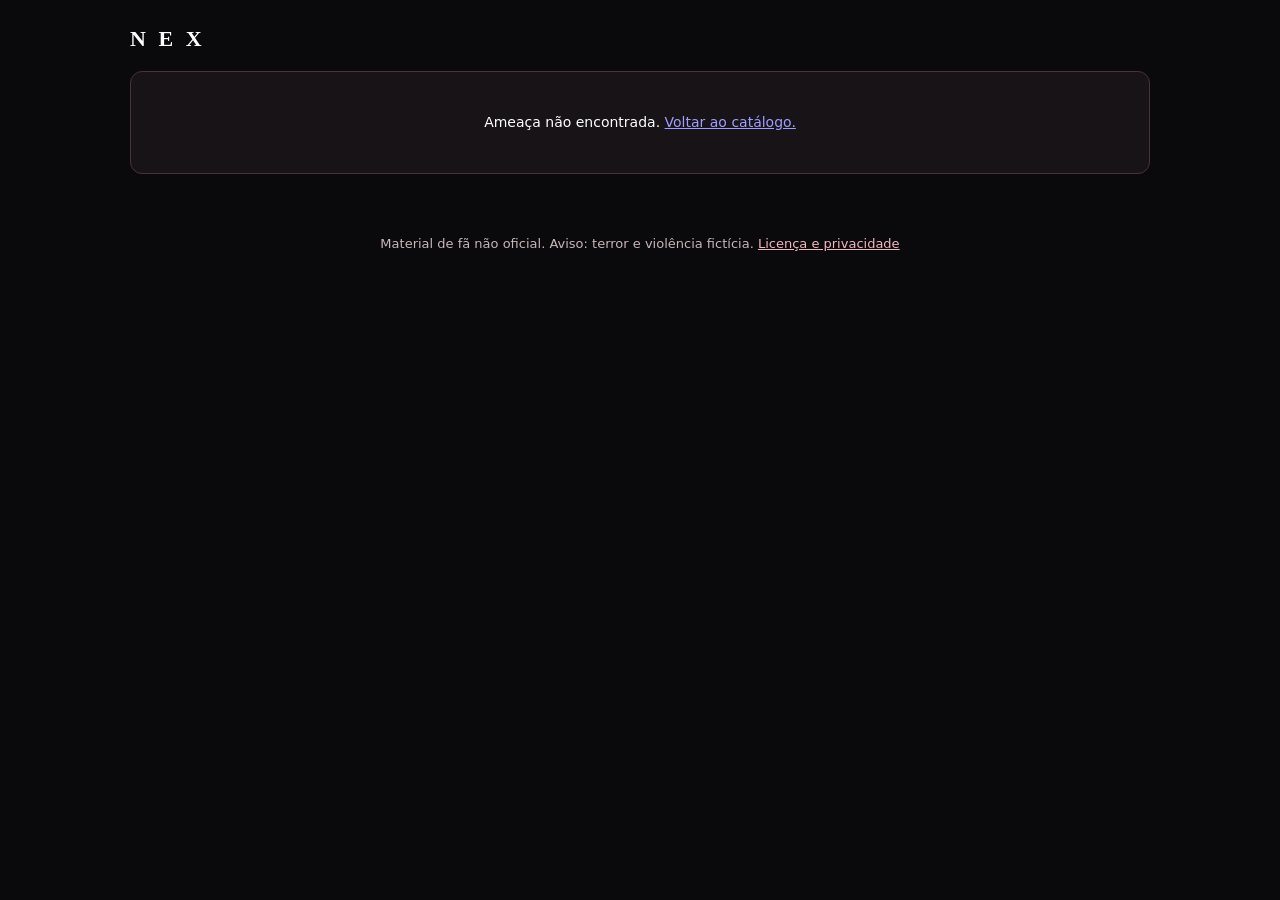
<file: ameaca-ficha.html>
<!doctype html>
<html lang="pt-BR">
<head><meta charset="utf-8"><meta name="viewport" content="width=device-width, initial-scale=1">
<title>Ficha de Ameaça | D20X</title>
<style>
:root{color-scheme:dark;--bg:#0a090c;--panel:#171317;--red:#b42f40;--border:#4d3038;--muted:#c6b2ba}
*{box-sizing:border-box}body{margin:0;background:var(--bg);color:#fff;font:14px/1.5 system-ui,"Segoe UI",sans-serif}button,input,textarea{font:inherit}
button{cursor:pointer}button:focus-visible,input:focus-visible,textarea:focus-visible{outline:2px solid #ef8490;outline-offset:2px}
.shell{max-width:1060px;margin:0 auto;padding:23px 20px 50px}
nav{display:flex;align-items:center;justify-content:space-between;margin-bottom:19px;gap:12px}
nav a{color:#f0c7ce;text-decoration:none;font-weight:600}nav a:hover{text-decoration:underline}
.brand{letter-spacing:.16em;font:700 22px Georgia,serif;color:#fff}
.card{border:1px solid var(--border);border-radius:12px;background:var(--panel);overflow:hidden}
.hero{display:flex;position:relative;isolation:isolate;gap:20px;padding:24px;min-height:184px;align-items:center;background:var(--art,linear-gradient(110deg,#46131c,#151016));background-size:cover;background-position:center}
.hero:before{content:"";position:absolute;inset:0;z-index:-1;background:linear-gradient(90deg,#100b10b8,#100b1060 75%,#100b1033)}
.portrait-switch{display:flex;flex-direction:column;align-items:stretch;flex:0 0 144px;gap:8px}
.form-switch{display:none;background:#7f2335;border:1px solid #dd6676;color:#fff;font-weight:650;font-size:11px;line-height:1.35;padding:8px 7px;border-radius:7px;cursor:pointer;text-align:center}
.form-switch:not([hidden]){display:block}
.form-switch:hover{background:#aa3046}
.form-switch:focus-visible{outline:2px solid #ffb2be;outline-offset:3px}
.portrait{position:relative;overflow:hidden;flex:0 0 144px;height:144px;border-radius:9px;border:1px solid #6e3740;background:#260f17a8;display:grid;place-items:center;font:700 65px Georgia,serif;background-position:center;background-size:cover}
.hero h1{font-size:27px;margin:4px 0 6px;line-height:1.2}.eyebrow{color:#f0b0bb;font-size:11px;text-transform:uppercase;letter-spacing:.12em}
.tags{display:flex;flex-wrap:wrap;gap:7px;margin-top:12px}.tags span{border:1px solid #85404d;background:#351921c9;border-radius:5px;padding:3px 8px;font-size:11px}
.hp{margin:12px 20px 0;display:grid;gap:7px;min-width:0}
.hp[hidden]{display:none!important}
.nex-threat-vitals-head{display:flex;align-items:center;justify-content:space-between;gap:8px;min-height:27px}
.nex-threat-vitals-title{color:#fff;font-size:11px;font-weight:700;letter-spacing:.04em}
.nex-threat-temp{display:flex;align-items:center;gap:5px;font-size:10px;color:#dcc3ca}
.nex-threat-temp button{height:27px;width:28px;background:#391d26;border:1px solid #693640;border-radius:3px;color:#fff;cursor:pointer;font-size:17px;line-height:1}
.nex-threat-temp output{display:grid;place-items:center;height:27px;min-width:42px;background:#1b1217;border:1px solid #683541;color:#fff;font-weight:700;border-radius:3px}
.nex-threat-hp-track{height:40px;display:flex;align-items:stretch;overflow:hidden;border-radius:2px;background:#54202a;position:relative;isolation:isolate}
.nex-threat-hp-fill{position:absolute;inset:0 auto 0 0;background:#b21f32;width:100%;transition:width .2s;z-index:-1;pointer-events:none}
.nex-threat-hp-track button{position:relative;flex:0 0 29px;border:0;background:transparent;color:#fff;cursor:pointer;font-weight:800;font-size:20px;line-height:1;min-width:0;padding:0}
.nex-threat-hp-track button:hover,.nex-threat-temp button:hover{background:#ffffff29}
.nex-threat-hp-track button:focus-visible,.nex-threat-hp-number:focus-visible{outline:2px solid #fff;outline-offset:-2px}
.nex-threat-hp-track .nex-threat-hp-number{flex:1 1 auto;font-size:15px;font-weight:700;text-align:center;white-space:nowrap;padding:0 2px}
.nex-threat-hp-track .nex-threat-hp-input{width:90px;max-width:100%;height:30px;margin:auto 4px;background:#240f18;border:1px solid #ff9aa6;border-radius:4px;color:white;text-align:center;font-size:15px;font-weight:700;appearance:textfield;-moz-appearance:textfield}
.nex-threat-hp-input::-webkit-inner-spin-button,.nex-threat-hp-input::-webkit-outer-spin-button{appearance:none;margin:0}
.nex-threat-hp-track [hidden]{display:none!important}
@media(max-width:620px){.hp{margin:12px 12px 0}.nex-threat-hp-track button{flex-basis:26px}}
.tabs{display:flex;gap:15px;justify-content:center;padding:12px 12px 0;border-bottom:1px solid #34292d}
.tabs button{border:0;border-bottom:2px solid transparent;background:transparent;color:#b8a5ad;padding:10px 14px;text-transform:uppercase;font-size:12px}
.tabs button[aria-selected="true"]{color:white;border-color:#db3d50}
.page{padding:24px}.page[hidden]{display:none}
.attributes{display:grid;grid-template-columns:repeat(5,minmax(0,1fr));gap:9px;text-align:center;margin-bottom:22px}
.attributes small{display:block;color:#c7b3bd}.attributes strong{display:block;font:500 28px Georgia,serif}
.stats{display:grid;grid-template-columns:repeat(3,minmax(0,1fr));gap:10px}
.stat{background:#22171d;border:1px solid #4a323b;border-radius:8px;padding:12px}.stat small{display:block;color:#cdb6be;font-size:11px}.stat strong{font-size:17px}
h2{font-size:18px;font-weight:600;margin:22px 0 9px}.skills{display:grid;gap:6px}
.skill{display:flex;justify-content:space-between;gap:12px;padding:10px;border:1px solid #372b31;border-radius:5px}
.skill button{color:#fff;background:#3b202b;border:1px solid #7c4350;border-radius:5px}
.lines{white-space:pre-line;color:#e7dce0;font-size:13px;margin:0}.muted{color:var(--muted)}.note{border-left:3px solid var(--red);background:#21171c;padding:12px;margin:18px 0;color:#d9bbc5}
.action{border:1px solid #49323a;background:#23181e;padding:14px;border-radius:7px;margin-bottom:10px}
#missing{padding:40px;text-align:center}
@media(max-width:620px){.portrait-switch{flex-basis:96px}.form-switch{font-size:10px;padding:7px 4px}.shell{padding:12px 9px 36px}.hero{padding:12px;gap:11px;min-height:122px}.portrait{flex-basis:96px;height:96px;font-size:40px}.hero h1{font-size:19px}.page{padding:16px 12px}.hp{margin:12px 12px 5px}.stats{grid-template-columns:repeat(2,minmax(0,1fr))}.tabs{gap:2px}.tabs button{padding:10px 8px}.form-grid{grid-template-columns:repeat(2,minmax(0,1fr))}}
 .hp-track{height:9px;background:#512630;border-radius:8px;margin:0 20px;overflow:hidden}
.hp-fill{height:100%;width:100%;background:#e1455d;transition:width .25s}
.hp .nex-threat-hp-edit{width:100%;height:100%;display:flex;justify-content:center;align-items:center;gap:8px;border:0;border-radius:7px;color:white;background:transparent;cursor:pointer;font:inherit;padding:0 10px}
.hp .nex-threat-hp-edit:hover,.hp .nex-threat-hp-edit:focus-visible{background:rgba(255,255,255,.13);outline-offset:2px}
.hp .nex-threat-hp-edit strong{flex:0 0 auto;font-size:17px}
.nex-threat-hp-pencil{font-size:15px;opacity:.7}
.nex-threat-hp-editor{display:flex;flex-wrap:wrap;align-items:end;gap:8px;margin:10px 20px 12px;padding:10px;background:#22151c;border:1px solid #723749;border-radius:8px}
.nex-threat-hp-editor[hidden]{display:none}
.nex-threat-hp-inline{display:flex;align-items:center;justify-content:center;gap:5px;width:100%;height:100%;color:white;font-size:17px;font-weight:700}
.nex-threat-hp-inline[hidden]{display:none}
.nex-threat-hp-inline input{width:80px;max-width:40%;padding:4px 6px;background:#200d16;color:white;border:1px solid #ff95a6;border-radius:5px;font-size:17px;font-weight:700;text-align:center;appearance:textfield;-moz-appearance:textfield}
.nex-threat-hp-inline input::-webkit-inner-spin-button,.nex-threat-hp-inline input::-webkit-outer-spin-button{-webkit-appearance:none;margin:0}
.nex-threat-hp-inline input:focus{outline:2px solid #ff8399;outline-offset:1px}
.hp-controls{display:flex;flex-wrap:wrap;align-items:center;gap:8px;margin:10px 20px}
.hp-controls input{width:96px;border:1px solid #874657;background:#160d13;color:white;border-radius:6px;padding:7px}
.hp-controls button,.dice-button{border:1px solid #9f4050;background:#752a38;color:white;padding:7px 10px;border-radius:6px;cursor:pointer;font-size:12px}
.hp-controls[hidden],.hp-track[hidden],.dice-output[hidden]{display:none}
.attributes button{background:transparent;border:1px solid #513743;color:white;width:100%;border-radius:7px;cursor:pointer;padding:7px 0}
.attributes button:hover{background:#3b202d}.attributes button small{display:block}
.attributes .nex-threat-attribute-number{display:flex;align-items:center;justify-content:center;width:100%;min-height:40px;padding:5px;border:1px solid #513743;border-radius:7px;background:transparent;color:inherit;cursor:pointer}
.attributes .nex-threat-attribute-number strong{display:block;font:500 28px Georgia,serif;line-height:1.1}
.attributes .nex-threat-attribute-number:hover{background:#3b202d;border-color:#b64c64}
.attributes .nex-threat-attribute-number:focus-visible{outline:2px solid #e96b83;outline-offset:2px}
.dice-output{margin:12px 20px;border:1px solid #985365;background:#21161d;padding:12px;border-radius:8px}
.dice-output strong{font-size:18px}.dice-button{margin:8px 5px 0 0}

.sense-section .skill{align-items:center}
.sense-section .sense-roll{background:#45212d;color:#fff;border:1px solid #99536a;border-radius:6px;padding:6px 10px;cursor:pointer}
.sense-section .sense-roll:hover{background:#663041}
.sense-roll-result{margin-top:9px;background:#24151e;border:1px solid #8a4356;border-radius:6px;padding:10px;font-weight:600}
.sense-roll-result[hidden]{display:none}
</style>
<style id="threat-embedded-ui">body:has(.shell) .shell{width:100%}body:has(.shell) nav{padding-top:3px}body:has(.shell) .card{box-shadow:none}@media(max-width:650px){.brand{font-size:16px}}</style>
<style id="nex-threat-action-fold-v2">
#combat .threat-action-fold{padding:0;overflow:hidden}
#combat .threat-action-heading{display:flex;justify-content:space-between;align-items:center;gap:12px;padding:13px 15px;cursor:pointer;list-style:none;min-height:45px}
#combat .threat-action-heading::-webkit-details-marker{display:none}
#combat .threat-action-heading:focus-visible{outline:2px solid #eb7786;outline-offset:-3px}
#combat .threat-action-heading:hover{background:#35202a}
#combat .threat-action-name{font-weight:700;color:#f9eff2}
#combat .threat-action-arrow{color:#f27c8b;font-size:24px;line-height:1;transition:transform .15s}
#combat .threat-action-fold[open] .threat-action-arrow{transform:rotate(180deg)}
#combat .threat-action-fold[open] .threat-action-heading{border-bottom:1px solid #49323a}
#combat .threat-action-content{padding:13px 15px 17px}
#combat .threat-action-kind{font-size:12px;color:#d2aab6;margin-bottom:8px}
#combat .threat-action-content>div{margin-bottom:5px}
</style><style id="nex-uniform-threat-sheet-photos-v2">
/* Retratos principais usam uma moldura quadrada com preenchimento uniforme. */
.portrait-switch{flex:0 0 144px;min-width:0}
.portrait{
 flex:0 0 144px!important;width:144px!important;max-width:144px!important;
 height:144px!important;min-height:144px!important;max-height:144px!important;
 overflow:hidden!important;position:relative!important;padding:0!important;
}
.portrait>img{
 position:absolute!important;inset:0!important;
 display:block!important;width:100%!important;height:100%!important;
 object-fit:cover!important;object-position:center!important;
 max-width:none!important;max-height:none!important;
 margin:0!important;padding:0!important;transform:none!important;
}
.portrait>div[aria-hidden="true"]{
 position:absolute!important;inset:0!important;
 width:100%!important;height:100%!important;max-width:none!important;max-height:none!important;
 border-radius:8px!important;
}
@media(max-width:620px){
 .portrait-switch{flex-basis:96px!important}
 .portrait{flex-basis:96px!important;width:96px!important;max-width:96px!important;height:96px!important;min-height:96px!important;max-height:96px!important}
}
</style><style id="nex-hide-realidade-portrait">
.portrait-switch[hidden]{display:none!important}
</style><style id="nex-threat-square-photos-final">
/* Fotografias uniformes em todas as fichas, inclusive imagens do atlas e fotos externas. */
#hero .portrait-switch{
  width:144px!important;min-width:144px!important;max-width:144px!important;
  flex:0 0 144px!important;align-items:stretch!important;
}
#hero .portrait{
  box-sizing:border-box!important;
  position:relative!important;display:block!important;
  flex:0 0 144px!important;width:144px!important;height:144px!important;
  min-width:144px!important;max-width:144px!important;
  min-height:144px!important;max-height:144px!important;
  overflow:hidden!important;padding:0!important;
  background-color:#1a1117!important;background-position:center!important;
  background-size:cover!important;
}
#hero .portrait>img{
  display:block!important;position:absolute!important;inset:0!important;
  width:100%!important;height:100%!important;
  min-width:100%!important;max-width:100%!important;
  min-height:100%!important;max-height:100%!important;
  object-fit:cover!important;object-position:center!important;
  margin:0!important;padding:0!important;border-radius:0!important;
}
#hero .portrait>div[aria-hidden="true"],
#hero .portrait>div[role="img"]{
  position:absolute!important;inset:0!important;
  width:100%!important;height:100%!important;
  min-width:100%!important;max-width:100%!important;
  min-height:100%!important;max-height:100%!important;
  border-radius:0!important;margin:0!important;padding:0!important;
}
#hero .portrait-switch[hidden]{display:none!important}
@media(max-width:620px){
  #hero .portrait-switch{width:96px!important;min-width:96px!important;max-width:96px!important;flex-basis:96px!important}
  #hero .portrait{width:96px!important;height:96px!important;min-width:96px!important;max-width:96px!important;min-height:96px!important;max-height:96px!important;flex-basis:96px!important}
}
</style><script src="./d20x-roll-popup.js?v=20261127gmroll1"></script>
</head>
<body>
<div class="shell">
<nav class="threat-sheet-brand"><span class="brand">N E X</span></nav>
<div class="card" id="screen" hidden>
<header class="hero" id="hero"><div><div class="eyebrow" id="source"></div><h1 id="name"></h1><div id="kind" class="muted"></div><div class="tags"><span id="element"></span><span id="vdBadge"></span></div><button id="formSwitch" class="form-switch" type="button" hidden aria-label="Mostrar outra forma" style="margin-top:12px">Mostrar outra ficha</button></div></header>
<section class="hp" id="hpBar" hidden aria-label="Vida da ameaça">
 <div class="nex-threat-vitals-head"><strong class="nex-threat-vitals-title">VIDA</strong></div>
 <div class="nex-threat-hp-track" id="hpTrack" role="progressbar" aria-label="Pontos de vida restantes" aria-valuemin="0" aria-valuemax="100" aria-valuenow="100">
  <div class="nex-threat-hp-fill" id="hpFill"></div>
  <button type="button" data-hp-change="-10" title="Diminuir 10 PV" aria-label="Diminuir 10 PV">«</button>
  <button type="button" data-hp-change="-1" title="Diminuir 1 PV" aria-label="Diminuir 1 PV">‹</button>
  <button type="button" id="hpEditButton" class="nex-threat-hp-number" title="Clique para escrever o PV atual"><span id="hpLabel"></span></button>
  <input type="number" id="hpCurrentInline" class="nex-threat-hp-input" min="0" step="1" inputmode="numeric" aria-label="PV atuais" hidden>
  <button type="button" data-hp-change="1" title="Aumentar 1 PV" aria-label="Aumentar 1 PV">›</button>
  <button type="button" data-hp-change="10" title="Aumentar 10 PV" aria-label="Aumentar 10 PV">»</button>
 </div>
</section>
<div class="tabs" role="tablist" aria-label="Seções da ficha">
<button type="button" data-tab="status" aria-selected="true">Status</button><button type="button" data-tab="combat" aria-selected="false">Combate</button><button type="button" data-tab="description" aria-selected="false">Descrição</button>
</div>
<div class="page" id="status"></div><div class="page" id="combat" hidden></div><div class="page" id="description" hidden></div></div>
<div id="missing" class="card" hidden>Ameaça não encontrada. <a href="./ameacas.html">Voltar ao catálogo.</a></div>
</div>
<script src="./d20x-ameacas-complemento.js?v=20261127license1"></script>
<script src="./d20x-ameacas-livro-basico.js?v=20261114basic1"></script>
<script src="./d20x-ameacas-basico-completo.js?v=20261125revisaoameacas12"></script>
<script src="./d20x-ameacas-imagens-principais.js?v=20261114sah1"></script>
<script src="./d20x-arquivos-retratos-abril-junho.js?v=20261114retratos1"></script>
<script src="./d20x-ameacas-imagens-arquivos.js?v=nov15assecla"></script>
<script src="./d20x-arquivos-zip-imagens.js?v=20261115nov2"></script>
<script src="./d20x-ameacas-ultimos-quatro.js?v=20261115ultimo1"></script>
<script src="./d20x-ameacas-julho.js?v=20261127license1"></script>
<script src="./d20x-arquivos-ameacas-faltantes.js?v=20261115realidade1"></script>
<script src="./d20x-sah-ameacas-faltantes.js?v=20261115sah17"></script>
<script src="./d20x-ameacas-realidade-basico.js?v=20261120combatcomplete2"></script>
<script src="./d20x-ameacas-setembro.js?v=20261125hellhunters1"></script>
<script src="./d20x-arquivos-atlas-uploads.js?v=nov14fotos3"></script>
<script src="./d20x-arquivos-atlas-lote2.js?v=nov14lote2a"></script>
<script src="./d20x-fevereiro-formas.js?v=20261114forms2"></script>
<script src="./d20x-fevereiro-retratos.js?v=20261114faces3"></script>
<script src="./d20x-source-references.js?v=20261125nolink"></script>
<script src="./d20x-ameacas-descricoes.js?v=20261114desc2"></script>
<script>
const records=[{"name":"Aberração de Carne","element":"Sangue","source":"Livro Básico","category":"Criatura"},{"name":"Aniquilação","element":"Sangue","source":"Livro Básico","category":"Criatura"},{"name":"Dama de Sangue","element":"Sangue","source":"Livro Básico","category":"Criatura"},{"name":"Enpap-X","element":"Sangue","source":"Livro Básico","category":"Criatura"},{"name":"Kerberos","element":"Sangue","source":"Livro Básico","category":"Criatura"},{"name":"Minotauro","element":"Sangue","source":"Livro Básico","category":"Criatura"},{"name":"Mulher Afogada","element":"Sangue","source":"Livro Básico","category":"Criatura"},{"name":"O Carente","element":"Sangue","source":"Livro Básico","category":"Criatura"},{"name":"O Diabo","element":"Sangue","source":"Livro Básico","category":"Criatura"},{"name":"Titã de Sangue","element":"Sangue","source":"Livro Básico","category":"Criatura"},{"name":"Zumbi de Sangue","element":"Sangue","source":"Livro Básico","category":"Criatura"},{"name":"Zumbi de Sangue Bestial","element":"Sangue","source":"Livro Básico","category":"Criatura"},{"name":"A Marionete","element":"Morte","source":"Livro Básico","category":"Criatura"},{"name":"Aracnasita","element":"Morte","source":"Livro Básico","category":"Criatura"},{"name":"Carniçal","element":"Morte","source":"Livro Básico","category":"Criatura"},{"name":"Ceifador Espiral","element":"Morte","source":"Livro Básico","category":"Criatura"},{"name":"Enraizado","element":"Morte","source":"Livro Básico","category":"Criatura"},{"name":"Escutado","element":"Morte","source":"Livro Básico","category":"Criatura"},{"name":"Esqueleto de Lodo","element":"Morte","source":"Livro Básico","category":"Criatura"},{"name":"Múmia Xipófaga","element":"Morte","source":"Livro Básico","category":"Criatura"},{"name":"Nidere","element":"Morte","source":"Livro Básico","category":"Criatura"},{"name":"O Deus da Morte","element":"Morte","source":"Livro Básico","category":"Criatura"},{"name":"Sempiternal","element":"Morte","source":"Livro Básico","category":"Criatura"},{"name":"Succ","element":"Morte","source":"Livro Básico","category":"Criatura"},{"name":"Anjo","element":"Conhecimento","source":"Livro Básico","category":"Criatura"},{"name":"Bicho-Papão","element":"Conhecimento","source":"Livro Básico","category":"Criatura"},{"name":"Estrangeiro","element":"Conhecimento","source":"Livro Básico","category":"Criatura"},{"name":"Existido","element":"Conhecimento","source":"Livro Básico","category":"Criatura"},{"name":"Lembrado","element":"Conhecimento","source":"Livro Básico","category":"Criatura"},{"name":"Máscara do Desespero","element":"Conhecimento","source":"Livro Básico","category":"Criatura"},{"name":"O Espreitador","element":"Conhecimento","source":"Livro Básico","category":"Criatura"},{"name":"Ocioso","element":"Conhecimento","source":"Livro Básico","category":"Criatura"},{"name":"Parasita de Culpa","element":"Conhecimento","source":"Livro Básico","category":"Criatura"},{"name":"Rastejador Sombrio","element":"Conhecimento","source":"Livro Básico","category":"Criatura"},{"name":"Silhueta","element":"Conhecimento","source":"Livro Básico","category":"Criatura"},{"name":"Vulto","element":"Conhecimento","source":"Livro Básico","category":"Criatura"},{"name":"Anárquico","element":"Energia","source":"Livro Básico","category":"Criatura"},{"name":"Anárquico Descontrolado","element":"Energia","source":"Livro Básico","category":"Criatura"},{"name":"Anomalia","element":"Energia","source":"Livro Básico","category":"Criatura"},{"name":"Anomiático","element":"Energia","source":"Livro Básico","category":"Criatura"},{"name":"Ciborgue","element":"Energia","source":"Livro Básico","category":"Criatura"},{"name":"Infecticídio","element":"Energia","source":"Livro Básico","category":"Criatura"},{"name":"O Anfitrião","element":"Energia","source":"Livro Básico","category":"Criatura"},{"name":"Perturbado de Energia","element":"Energia","source":"Livro Básico","category":"Criatura"},{"name":"Sukkalgir","element":"Energia","source":"Livro Básico","category":"Criatura"},{"name":"Tempestuoso","element":"Energia","source":"Livro Básico","category":"Criatura"},{"name":"Telopsia","element":"Energia","source":"Livro Básico","category":"Criatura"},{"name":"Viajante","element":"Energia","source":"Livro Básico","category":"Criatura"},{"name":"Degolificada","element":"Medo","source":"Livro Básico","category":"Criatura"},{"name":"Sepultado","element":"Morte","source":"Sobrevivendo ao Horror","page":126,"category":"Criatura"},{"name":"Mescla","element":"Sangue","source":"Sobrevivendo ao Horror","page":128,"category":"Criatura"},{"name":"Espectro Inesquecido","element":"Energia","source":"Sobrevivendo ao Horror","page":130,"category":"Criatura"},{"name":"Derretido","element":"Sangue","source":"Sobrevivendo ao Horror","page":134,"category":"Criatura"},{"name":"O Uivar","element":"Energia","source":"Sobrevivendo ao Horror","page":136,"category":"Criatura"},{"name":"Melancolia","element":"Conhecimento","source":"Sobrevivendo ao Horror","page":138,"category":"Criatura"},{"name":"Quibungo","element":"Sangue","source":"Sobrevivendo ao Horror","page":142,"category":"Criatura"},{"name":"Profundo","element":"Energia","source":"Sobrevivendo ao Horror","page":144,"category":"Criatura"},{"name":"Memento Mori","element":"Morte","source":"Sobrevivendo ao Horror","page":148,"category":"Criatura"},{"name":"Rascunho","element":"Conhecimento","source":"Sobrevivendo ao Horror","page":150,"category":"Criatura"},{"name":"Medusa","element":"Conhecimento","source":"Sobrevivendo ao Horror","page":152,"category":"Criatura"},{"name":"Amigo Imaginário","element":"Morte","source":"Sobrevivendo ao Horror","page":154,"category":"Criatura"},{"name":"Arara-vermelha","element":"Realidade","source":"Arquivos Secretos — Fevereiro","category":"Ameaça da Realidade"},{"name":"Arara-devorada","element":"Sangue","source":"Arquivos Secretos — Fevereiro","category":"Ameaça"},{"name":"Arara-infernal","element":"Sangue","source":"Arquivos Secretos — Fevereiro","category":"Ameaça"},{"name":"Jaguatirica","element":"Realidade","source":"Arquivos Secretos — Fevereiro","category":"Ameaça da Realidade"},{"name":"Felino-devorado","element":"Sangue","source":"Arquivos Secretos — Fevereiro","category":"Ameaça"},{"name":"Felino-infernal","element":"Sangue","source":"Arquivos Secretos — Fevereiro","category":"Ameaça"},{"name":"Argano","element":"Realidade","source":"Arquivos Secretos — Março","category":"Ameaça da Realidade"},{"name":"O Anfitrião","element":"Energia","source":"Arquivos Secretos — Abril","category":"Ameaça"},{"name":"Hospedeiro Parasitado","element":"Transmissão","source":"Arquivos Secretos — Maio","category":"Ameaça"},{"name":"Hospedeiro Aflorado","element":"Transmissão","source":"Arquivos Secretos — Maio","category":"Ameaça"},{"name":"Interflorado","element":"Transmissão","source":"Arquivos Secretos — Maio","category":"Ameaça"},{"name":"Fummu","element":"Transmissão","source":"Arquivos Secretos — Maio","category":"Ameaça"},{"name":"Doppelganger Civil","element":"Transmissão","source":"Arquivos Secretos — Maio","category":"Ameaça"},{"name":"Doppelganger Combatente","element":"Transmissão","source":"Arquivos Secretos — Maio","category":"Ameaça"},{"name":"Doppelganger Cultista","element":"Transmissão","source":"Arquivos Secretos — Maio","category":"Ameaça"},{"name":"Rastropoda","element":"Transmissão","source":"Arquivos Secretos — Maio","category":"Ameaça"},{"name":"Memoflígico","element":"Transmissão","source":"Arquivos Secretos — Maio","category":"Ameaça"},{"name":"Cientista da Panacea","element":"Realidade","source":"Arquivos Secretos — Junho","category":"Ameaça da Realidade"},{"name":"Manda-Chuva da Panacea","element":"Realidade","source":"Arquivos Secretos — Junho","category":"Ameaça da Realidade"},{"name":"Segurança da Panacea","element":"Realidade","source":"Arquivos Secretos — Junho","category":"Ameaça da Realidade"},{"name":"Hikikomori","element":"Energia","source":"Arquivos Secretos — Junho","category":"Ameaça"},{"name":"Marca-Passo","element":"Energia","source":"Arquivos Secretos — Junho","category":"Ameaça"},{"name":"Estímulo","element":"Energia","source":"Arquivos Secretos — Junho","category":"Ameaça"},{"name":"Experimento Ssabáka","element":"Morte","source":"Arquivos Secretos — Junho","category":"Ameaça"}];
records.push({name:"Carrara",element:"Realidade",source:"Arquivos Secretos — Janeiro",category:"Ameaça da Realidade"});
records.push(...[{"name":"Assecla","element":"Realidade","source":"Arquivos Secretos — Janeiro","category":"Ameaça da Realidade"},{"name":"Investido","element":"Sangue","source":"Arquivos Secretos — Janeiro","category":"Ameaça"},{"name":"Apóstolo do Sangue","element":"Sangue","source":"Arquivos Secretos — Janeiro","category":"Ameaça"},{"name":"Giovanni Opspor","element":"Realidade","source":"Arquivos Secretos — Janeiro","category":"Ameaça da Realidade"},{"name":"Mosto","element":"Realidade","source":"Arquivos Secretos — Janeiro","category":"Ameaça da Realidade"},{"name":"Tarrafa","element":"Realidade","source":"Arquivos Secretos — Janeiro","category":"Ameaça da Realidade"},{"name":"Nando Salles","element":"Realidade","source":"Arquivos Secretos — Janeiro","category":"Ameaça da Realidade"},{"name":"Anulado","element":"Sangue","source":"Arquivos Secretos — Janeiro","category":"Ameaça"},{"name":"Jonas Aguiar","element":"Realidade","source":"Arquivos Secretos — Fevereiro","category":"Ameaça da Realidade"},{"name":"Dalmo Magno","element":"Realidade","source":"Arquivos Secretos — Fevereiro","category":"Ameaça da Realidade"},{"name":"Jae","element":"Realidade","source":"Arquivos Secretos — Fevereiro","category":"Ameaça da Realidade"},{"name":"Kemi","element":"Realidade","source":"Arquivos Secretos — Fevereiro","category":"Ameaça da Realidade"},{"name":"Labirinto","element":"Realidade","source":"Arquivos Secretos — Fevereiro","category":"Ameaça da Realidade"},{"name":"Juan","element":"Realidade","source":"Arquivos Secretos — Fevereiro","category":"Ameaça da Realidade"},{"name":"Chispa","element":"Realidade","source":"Arquivos Secretos — Março","category":"Ameaça da Realidade"},{"name":"Assistente de Produção","element":"Realidade","source":"Arquivos Secretos — Abril","category":"Ameaça da Realidade"},{"name":"Produtor","element":"Realidade","source":"Arquivos Secretos — Abril","category":"Ameaça da Realidade"},{"name":"Diretor","element":"Realidade","source":"Arquivos Secretos — Abril","category":"Ameaça da Realidade"},{"name":"Simulacro","element":"Energia","source":"Arquivos Secretos — Abril","category":"Ameaça"},{"name":"Alice Cruzes","element":"Realidade","source":"Arquivos Secretos — Junho","category":"Ameaça da Realidade"},{"name":"Ketan Arjuna","element":"Realidade","source":"Arquivos Secretos — Junho","category":"Ameaça da Realidade"},{"name":"Laila Verdante","element":"Realidade","source":"Arquivos Secretos — Junho","category":"Ameaça da Realidade"},{"name":"Dr. Neruda","element":"Realidade","source":"Arquivos Secretos — Junho","category":"Ameaça da Realidade"}]);
records.push(...(window.NEX_JULY_THREATS||[]));
records.push(...(window.NEX_SEPTEMBER_THREATS||[]).filter(x=>!records.some(y=>y.name===x.name&&y.source===x.source)));
records.push(...(window.NEX_SECRET_MISSING_THREATS||[]).filter(x=>!records.some(y=>y.name===x.name&&y.source===x.source)));
records.push(...(window.NEX_SAH_ADDITIONAL_THREATS||[]).filter(x=>!records.some(y=>y.name===x.name&&y.source===x.source)));
records.push(...(window.NEX_BASIC_REALITY_THREATS||[]).filter(x=>!records.some(y=>y.name===x.name&&y.source===x.source)));
// Remoção definitiva de entradas duplicadas/inexistentes, inclusive quando plugins antigos as recadastram.
const NEX_THREATS_HIDDEN=new Set(["Doppelganger Monstruoso","O Verdadeiro Raziel"]);
for(let i=records.length-1;i>=0;i--){
 if(NEX_THREATS_HIDDEN.has(String(records[i].name||"").trim()))records.splice(i,1);
}



const screenshotExample={
 name:"O Diabo",source:"Livro Básico",vd:400,pv:1666,size:"Médio",defense:66,movement:"18m / 12q",
 attributes:{AGI:6,FOR:6,INT:6,PRE:6,VIG:6},
 skills:[["Percepção","6d20+25"],["Iniciativa","6d20+35"],["Fortitude","6d20+35"],["Reflexos","6d20+35"],["Vontade","6d20+35"]],
 senses:["Percepção às cegas"],secondary:["Conhecimento","Medo"],immunities:["Dano de Sangue","Condições de atordoamento e paralisia"],
 resistances:["Balístico: 20","Impacto: 20","Perfuração: 20"],weaknesses:["Morte"]
};
const verifiedThreats={"Sepultado":{"vd":20,"pv":50,"defense":16,"movement":"9m","attributes":{"AGI":1,"FOR":3,"INT":0,"PRE":1,"VIG":3}},"Mescla":{"vd":60,"pv":100,"defense":21,"movement":"12m","attributes":{"AGI":3,"FOR":3,"INT":1,"PRE":1,"VIG":2}},"Espectro Inesquecido":{"vd":220,"pv":340,"defense":27,"movement":"9m","attributes":{"AGI":2,"FOR":1,"INT":3,"PRE":3,"VIG":2}},"Derretido":{"vd":80,"pv":140,"defense":23,"movement":"9m","attributes":{"AGI":1,"FOR":4,"INT":0,"PRE":1,"VIG":4}},"O Uivar":{"vd":100,"pv":100,"defense":20,"movement":"","attributes":{"AGI":3,"FOR":null,"INT":3,"PRE":3,"VIG":1}},"Melancolia":{"vd":140,"pv":200,"defense":29,"movement":"9m","attributes":{"AGI":4,"FOR":null,"INT":4,"PRE":3,"VIG":1}},"Quibungo":{"vd":160,"pv":320,"defense":34,"movement":"15m","attributes":{"AGI":4,"FOR":4,"INT":1,"PRE":3,"VIG":4}},"Profundo":{"vd":200,"pv":380,"defense":34,"movement":"6m","attributes":{"AGI":4,"FOR":4,"INT":2,"PRE":2,"VIG":2}},"Memento Mori":{"vd":260,"pv":650,"defense":44,"movement":"9m","attributes":{"AGI":1,"FOR":1,"INT":3,"PRE":3,"VIG":3}},"Rascunho":{"vd":300,"pv":750,"defense":48,"movement":"15m","attributes":{"AGI":2,"FOR":2,"INT":5,"PRE":5,"VIG":2}},"Medusa":{"vd":320,"pv":380,"defense":50,"movement":"12m","attributes":{"AGI":5,"FOR":5,"INT":4,"PRE":5,"VIG":3}},"Amigo Imaginário":{"vd":360,"pv":1000,"defense":56,"movement":"12m","attributes":{"AGI":5,"FOR":5,"INT":3,"PRE":5,"VIG":4}}};
const verifiedRemainingThreats={"Arquivos Secretos — Fevereiro::Jonas Aguiar":{"pdfPage":38,"vd":80,"pv":120,"defense":21},"Arquivos Secretos — Fevereiro::Labirinto":{"pdfPage":61,"vd":80,"pv":120,"defense":20},"Arquivos Secretos — Junho::Dr. Neruda":{"pdfPage":41,"vd":20,"pv":15,"defense":14},"Arquivos Secretos — Abril::Simulacro":{"pdfPage":61,"vd":32,"pv":70,"defense":10}};
const verifiedFollowupThreats={"Arquivos Secretos — Janeiro::Giovanni Opspor":{"vd":80,"pv":70,"defense":23,"pdfPage":33},"Arquivos Secretos — Janeiro::Mosto":{"vd":60,"pv":100,"defense":20,"pdfPage":35},"Arquivos Secretos — Janeiro::Tarrafa":{"vd":60,"pv":80,"defense":21,"pdfPage":37},"Arquivos Secretos — Março::Argano":{"vd":100,"pv":120,"defense":26,"pdfPage":51},"Arquivos Secretos — Março::Chispa":{"vd":100,"pv":90,"defense":26,"pdfPage":57},"Arquivos Secretos — Maio::Hospedeiro Parasitado":{"vd":20,"pv":10,"defense":15,"pdfPage":36},"Arquivos Secretos — Maio::Hospedeiro Aflorado":{"vd":60,"pv":100,"defense":25,"pdfPage":38},"Arquivos Secretos — Maio::Interflorado":{"vd":40,"pv":70,"defense":19,"pdfPage":39},"Arquivos Secretos — Maio::Doppelganger Civil":{"vd":20,"pv":14,"defense":14,"pdfPage":42}};
const verifiedNewThreats={"Arquivos Secretos — Janeiro::Assecla":{"vd":40,"pv":30,"defense":18,"pdfPage":28,"attributes":{"AGI":1,"FOR":2,"INT":2,"PRE":1,"VIG":2}},"Arquivos Secretos — Janeiro::Investido":{"vd":80,"pv":90,"defense":23,"pdfPage":29,"attributes":{"AGI":1,"FOR":3,"INT":2,"PRE":2,"VIG":2}},"Arquivos Secretos — Janeiro::Apóstolo do Sangue":{"vd":200,"pv":300,"defense":30,"pdfPage":30,"attributes":{"AGI":2,"FOR":4,"INT":2,"PRE":3,"VIG":3}},"Arquivos Secretos — Janeiro::Nando Salles":{"vd":20,"pv":35,"defense":16,"pdfPage":39,"attributes":{"AGI":2,"FOR":1,"INT":2,"PRE":2,"VIG":2}},"Arquivos Secretos — Janeiro::Anulado":{"vd":100,"pv":190,"defense":25,"pdfPage":53,"attributes":{"AGI":2,"FOR":3,"INT":1,"PRE":1,"VIG":3}},"Arquivos Secretos — Fevereiro::Colosso":{"vd":140,"pv":280,"defense":31,"pdfPage":45,"attributes":{}},"Arquivos Secretos — Fevereiro::Jae":{"vd":80,"pv":100,"defense":22,"pdfPage":50,"attributes":{}},"Arquivos Secretos — Abril::Assistente de Produção":{"vd":40,"pv":20,"defense":14,"pdfPage":55,"attributes":{"AGI":1,"FOR":1,"INT":3,"PRE":2,"VIG":1}},"Arquivos Secretos — Abril::Produtor":{"vd":80,"pv":100,"defense":20,"pdfPage":56,"attributes":{"AGI":2,"FOR":2,"INT":2,"PRE":1,"VIG":3}},"Arquivos Secretos — Abril::Diretor":{"vd":200,"pv":280,"defense":28,"pdfPage":57,"attributes":{"AGI":3,"FOR":3,"INT":3,"PRE":4,"VIG":3}},"Arquivos Secretos — Maio::Fummu":{"vd":100,"pv":200,"defense":25,"pdfPage":41,"attributes":{"AGI":3,"FOR":2,"INT":2,"PRE":2,"VIG":2}},"Arquivos Secretos — Maio::Doppelganger Combatente":{"vd":60,"pv":70,"defense":19,"pdfPage":43,"attributes":{"AGI":2,"FOR":2,"INT":3,"PRE":2,"VIG":1}},"Arquivos Secretos — Maio::Doppelganger Cultista":{"vd":160,"pv":240,"defense":28,"pdfPage":44,"attributes":{"AGI":3,"FOR":2,"INT":3,"PRE":4,"VIG":2}},"Arquivos Secretos — Maio::Rastropoda":{"vd":140,"pv":200,"defense":31,"pdfPage":49,"attributes":{"AGI":2,"FOR":2,"INT":1,"PRE":3,"VIG":4}},"Arquivos Secretos — Maio::Memoflígico":{"vd":200,"pv":400,"defense":38,"pdfPage":51,"attributes":{"AGI":3,"INT":3,"PRE":4,"VIG":2}},"Arquivos Secretos — Junho::Alice Cruzes":{"vd":40,"pv":30,"defense":18,"pdfPage":28,"attributes":{"AGI":2,"FOR":1,"INT":4,"PRE":2,"VIG":1}},"Arquivos Secretos — Junho::Ketan Arjuna":{"vd":100,"pv":90,"defense":20,"pdfPage":33,"attributes":{"AGI":4,"FOR":3,"INT":2,"PRE":2,"VIG":1}},"Arquivos Secretos — Junho::Laila Verdante":{"vd":80,"pv":70,"defense":19,"pdfPage":37,"attributes":{"AGI":2,"FOR":1,"INT":3,"PRE":4,"VIG":1}}};
const verifiedAdditionalThreats={"Arquivos Secretos — Fevereiro::Arara-vermelha":{"vd":10,"pv":8,"defense":12,"movement":"3m","attributes":{"AGI":2,"FOR":1,"INT":0,"PRE":2,"VIG":1}},"Arquivos Secretos — Fevereiro::Arara-devorada":{"vd":80,"pv":120,"defense":21,"movement":"9m","attributes":{"AGI":3,"FOR":2,"INT":0,"PRE":2,"VIG":2}},"Arquivos Secretos — Fevereiro::Arara-infernal":{"vd":120,"pv":220,"defense":26,"movement":"12m","attributes":{"AGI":4,"FOR":2,"INT":0,"PRE":2,"VIG":3}},"Arquivos Secretos — Fevereiro::Jaguatirica":{"vd":10,"pv":16,"defense":13,"movement":"12m","attributes":{"AGI":2,"FOR":1,"INT":0,"PRE":1,"VIG":1}},"Arquivos Secretos — Fevereiro::Felino-devorado":{"vd":80,"pv":140,"defense":23,"movement":"12m","attributes":{"AGI":3,"FOR":2,"INT":0,"PRE":2,"VIG":2}},"Arquivos Secretos — Fevereiro::Felino-infernal":{"vd":120,"pv":230,"defense":28,"movement":"12m","attributes":{"AGI":4,"FOR":2,"INT":0,"PRE":2,"VIG":3}},"Arquivos Secretos — Junho::Cientista da Panacea":{"vd":40,"pv":20,"defense":16,"movement":"9m","attributes":{"AGI":2,"FOR":1,"INT":4,"PRE":1,"VIG":1}},"Arquivos Secretos — Junho::Manda-Chuva da Panacea":{"vd":120,"pv":120,"defense":23,"movement":"9m","attributes":{"AGI":2,"FOR":1,"INT":3,"PRE":3,"VIG":3}},"Arquivos Secretos — Junho::Segurança da Panacea":{"vd":80,"pv":80,"defense":21,"movement":"9m","attributes":{"AGI":3,"FOR":3,"INT":1,"PRE":2,"VIG":2}},"Arquivos Secretos — Junho::Hikikomori":{"vd":20,"pv":35,"defense":16,"movement":"9m","attributes":{"AGI":2,"FOR":1,"INT":1,"PRE":1,"VIG":1}},"Arquivos Secretos — Junho::Marca-Passo":{"vd":80,"pv":140,"defense":23,"movement":"9m","attributes":{"AGI":3,"FOR":3,"INT":1,"PRE":2,"VIG":2}},"Arquivos Secretos — Junho::Estímulo":{"vd":320,"pv":800,"defense":50,"movement":"12m","attributes":{"AGI":5,"FOR":0,"INT":5,"PRE":5,"VIG":4}},"Arquivos Secretos — Junho::Experimento Ssabáka":{"vd":180,"pv":360,"defense":36,"movement":"12m","attributes":{"AGI":3,"FOR":3,"INT":0,"PRE":2,"VIG":4}}};
function threatKey(x){return x.source+"::"+x.name;}
function threatIllustration(x){const k=x.source+"::"+x.name;return (window.NEX_ARQUIVOS_IMAGES||{})[k]||(window.NEX_THREAT_PRIMARY_IMAGES||{})[k]||"";}

function threatFacts(x){
 const original=x.source==="Sobrevivendo ao Horror"?(verifiedThreats[x.name]||{}):verifiedAdditionalThreats[threatKey(x)]||verifiedNewThreats[threatKey(x)]||verifiedFollowupThreats[threatKey(x)]||verifiedRemainingThreats[threatKey(x)]||(x.name===screenshotExample.name&&x.source===screenshotExample.source?screenshotExample:{});
 const baseKey=(x.name==="O Anfitrião"&&x.source==="Arquivos Secretos — Abril")?"Livro Básico::O Anfitrião":threatKey(x);
 const sources=[
  original,
  (window.NEX_BASIC_THREATS||{})[baseKey],
  (window.NEX_BASIC_THREATS_EXTRA||{})[baseKey],
  (window.NEX_THREAT_DETAILS||{})[threatKey(x)],
  (window.NEX_JULY_THREAT_DETAILS||{})[threatKey(x)],
  (window.NEX_SECRET_MISSING_DETAILS||{})[threatKey(x)]
 ].filter(v=>v&&typeof v==="object");
 const extra=Object.assign({},...sources.slice(1));
 // A atualização das descrições nunca deve apagar habilidades ou ações cadastradas.
 // Une os registros das diversas fontes e prefere a descrição mais informativa.
 const preserveEntries=(field)=>{
  const combined=new Map();
  for(const data of sources){
   if(!Array.isArray(data[field]))continue;
   for(const entry of data[field]){
    if(!entry || typeof entry!=="object" || !String(entry.name||"").trim())continue;
    const id=String(entry.name).trim().toLocaleLowerCase("pt-BR");
    const previous=combined.get(id);
    if(!previous){combined.set(id,{...entry});continue;}
    const merged={...previous,...entry};
    for(const part of ["effect","description","test","damage","type"]){
     const oldText=String(previous[part]||"").trim();
     const newText=String(entry[part]||"").trim();
     if(oldText.length>newText.length)merged[part]=previous[part];
    }
    combined.set(id,merged);
   }
  }
  return Array.from(combined.values());
 };
 const restoredAbilities=preserveEntries("abilities");
 const restoredActions=preserveEntries("actions");
 let photo="";
 try{const saved=JSON.parse(localStorage.getItem("nex_ameacas_personalizadas_v1")||"{}");const prior=saved?.[threatKey(x)]?.photo;if(typeof prior==="string"&&/^data:image\/(?:png|jpeg|webp);base64,/i.test(prior))photo=prior;}catch(error){}
 if(photo)extra.photo=photo;
 return {...original,...extra,attributes:{...(original.attributes||{}),...(extra.attributes||{})},abilities:restoredAbilities,actions:restoredActions};
}

const images={"Energia":"./assets/rituais/energia-carta.webp?v=20261126","Morte":"./assets/rituais/morte-carta.webp?v=20261126","Sangue":"./assets/rituais/sangue-carta.webp?v=20261126","Conhecimento":"./assets/rituais/conhecimento-carta.webp?v=20261126","Medo":"./assets/rituais/medo-carta.webp?v=20261126","Realidade":"./assets/rituais/realidade-carta.webp?v=20261126","Transmissão":"./assets/rituais/transmissao-carta.webp?v=20261126"};
const $=id=>document.getElementById(id), esc=value=>String(value??"").replace(/[&<>"']/g,ch=>({"&":"&amp;","<":"&lt;",">":"&gt;",'"':"&quot;","'":"&#39;"}[ch]));
const key=new URLSearchParams(location.search).get("id");
const razielTrueKey="Arquivos Secretos — Julho::O Verdadeiro Raziel";
const razielBaseKey="Arquivos Secretos — Julho::Raziel";
const baseThreat=records.find(x=>threatKey(x)===(key===razielTrueKey?razielBaseKey:key));
let currentForm=key===razielTrueKey?"alternativa":"normal";
let threat=currentForm==="alternativa"&&baseThreat?{...baseThreat,name:"O Verdadeiro Raziel"}:baseThreat;
// Uma ficha na biblioteca; as formas alternativas são consultadas no mesmo painel.
const threatForms={
 "Arquivos Secretos — Fevereiro::Jonas Aguiar":{
  title:"Mutilador Noturno",
  normalData:{
   pdfPage:38,vd:80,pv:120,defense:21,movement:"9m",size:"MÉDIO",
   attributes:{AGI:2,FOR:3,INT:1,PRE:2,VIG:2},
   senses:["Percepção 1d20+5 | Iniciativa 2d20+5"],
   saves:[["Fortitude","2d20+5"],["Reflexos","2d20+5"],["Vontade","1d20+5"]],
   skills:[["Adestramento","2d20+5"],["Atletismo","3d20+10"],["Crime","2d20+5"],["Enganação","2d20+5"],["Furtividade","2d20+5"],["Investigação","1d20+5"],["Pilotagem","2d20+5"],["Sobrevivência","1d20+5"]]
  },
  data:{
   pdfPage:39,vd:140,pv:260,defense:29,movement:"9m",size:"MÉDIO",
   attributes:{AGI:2,FOR:3,INT:1,PRE:2,VIG:2},
   senses:["Percepção 1d20+10 | Iniciativa 2d20+10"],
   saves:[["Fortitude","2d20+10"],["Reflexos","2d20+10"],["Vontade","1d20+10"]],
   skills:[["Adestramento","2d20+10"],["Atletismo","3d20+15"],["Crime","2d20+10"],["Enganação","2d20+10"],["Furtividade","2d20+10"],["Investigação","1d20+10"],["Pilotagem","2d20+10"],["Sobrevivência","1d20+10"]],
   actions:[
    {type:"PADRÃO",name:"AGREDIR — MACHADO",test:"3d20+15",damage:"1d8+20 corte + 2d8 Sangue (incluído no crítico)",effect:"Dois ataques corpo a corpo; o alvo atingido sofre o efeito de sangramento indicado na fonte."},
    {type:"PADRÃO",name:"AGREDIR — REVÓLVER",test:"2d20+15",damage:"3d6+20 balístico",effect:"Dois ataques à distância, alcance curto. Crítico 19/x3."},
    {type:"REAÇÃO",name:"REVIDAR VIOLENTO",effect:"Até duas vezes por rodada, um ataque corpo a corpo que erre o Mutilador permite um contra-ataque corpo a corpo."},
    {type:"LIVRE",name:"GOLPE MUTILADOR",effect:"Uma vez por rodada, pode receber +5 no ataque e +10 no dano."},
    {type:"PADRÃO",name:"INTENÇÃO ASSASSINA",effect:"Adormece a transformação e retorna à ficha Jonas Aguiar; só pode usar a intenção novamente depois de dormir."},
    {type:"PADRÃO",name:"PREDADOR SANGUINÁRIO",effect:"Memoriza o odor de uma vítima mediante um vestígio para obter bônus em tentativas de rastrear, perceber e atacar esse alvo; um alvo memorizado por vez."}
   ],
   abilities:[
    {name:"PREDADOR PERFEITO",effect:"Recebe uma ação padrão adicional por rodada."},
    {name:"PODER DE INTENÇÃO — FILHO DA BESTA",effect:"Depois de sofrer três ferimentos de pelo menos 5 PV cada, pode ativar RD 25 como reação; enquanto ativa, perde 5 PV no início de seus turnos."}
   ],
   description:"Forma alterada de Jonas Aguiar, conhecida como Mutilador Noturno. Sua ficha é apresentada em Arquivos Secretos de Fevereiro, página 40. Esta versão possui atributos de combate, ataques e habilidades próprios; o mestre pode alternar para a forma normal no botão abaixo do retrato."
  }
 }
};
Object.assign(threatForms,window.NEX_FEVEREIRO_FORMAS||{});
// Raziel e sua transformação compartilham a mesma ficha, como as outras formas alternativas.
const razielData=window.NEX_JULY_THREAT_DETAILS||{};
if(razielData[razielBaseKey]&&razielData[razielTrueKey]){
 threatForms[razielBaseKey]={
  title:"O Verdadeiro Raziel",
  normalData:razielData[razielBaseKey],
  data:razielData[razielTrueKey]
 };
}
let activeTab="status";
function n(v){return v===null||v===undefined||v===""?"—":v;}
function hasValue(value){
 if(value===undefined||value===null)return false;
 if(typeof value==="string")return !!value.trim()&&!["—","-","não cadastrado","não informado"].includes(value.trim().toLocaleLowerCase("pt-BR"));
 if(Array.isArray(value))return value.some(hasValue);
 return true;
}
function lines(arr){return Array.isArray(arr)?arr.filter(hasValue).map(v=>esc(v)).join("<br>"):hasValue(arr)?esc(arr):""}
function section(title,data){const content=lines(data);return content?'<h2>'+esc(title)+'</h2><div class="lines">'+content+'</div>':""}

function senseEntries(data){
 const source=Array.isArray(data)?data.join(" · "):String(data||"");
 const re=/(Percepção|Iniciativa)\s*(?::|=)?\s*([−–-]?(?:\d+)?d20(?:\s*[+-]\s*\d+)?)/gi;
 const output=[];let m;
 while((m=re.exec(source))!==null){
  const expression=m[2].replace(/\s+/g,"");
  if(!output.some(v=>v.name===m[1].toLowerCase()))output.push({name:m[1].toLowerCase(),label:m[1],expression});
 }
 const other=source.replace(re,"").replace(/^[\s|;·,:-]+|[\s|;·,:-]+$/g,"").replace(/^[\s|;·,:-]+|[\s|;·,:-]+$/g,"");
 return {rolls:output,other};
}
const nexPublicLibrary=new URLSearchParams(location.search).get('publicLibrary')==='1';
function threatRollButton(expression,label,low=false,critical=''){
 if(nexPublicLibrary)return '';
 const match=String(expression||'').match(/(\d{0,2})\s*d\s*(100|20|12|10|8|6|4)(?:\s*[+-]\s*\d+)?/i);
 if(!match)return '';
 return '<button type="button" class="nex-roll20-btn" data-nex-roll-expression="'+esc(expression)+'" data-nex-roll-title="'+esc(label)+'"'+(low?' data-nex-roll-low="true"':'')+(critical?' data-nex-roll-critical="'+esc(String(critical).slice(0,20))+'"':'')+'><img class="nex-dice20-icon" src="./d20x-d20-icon.svg?v=20261120geometricd20v1" alt=""><span class="sr-only">Rolar</span></button>';
}
function renderSenses(data){
 if(!hasValue(data))return "";
 const parts=senseEntries(data);
 const rolls=parts.rolls.map(s=>'<div class="skill"><span>'+esc(s.label)+'</span><strong>'+esc(s.expression)+'</strong>'+threatRollButton(s.expression,s.label)+'</div>').join("");
 const other=parts.other?'<div class="lines">'+esc(parts.other)+'</div>':"";
 return '<section class="sense-section"><h2>Sentidos</h2>'+rolls+other+'</section>';
}

function actionSummary(a){
 const effect=String(a?.effect||a?.description||'').trim();
 const test=String(a?.test||'').trim();
 const damage=String(a?.damage||'').trim();
 const generic=/^(?:Consulte a publicação|Recurso ficcional de jogo|Efeito ainda não conferido)/i.test(effect)||/Confira os campos mecânicos/i.test(effect);
 if(effect&&!generic)return effect;
 const fields=[];
 if(a?.type)fields.push('Ação: '+a.type);
 if(test)fields.push('Teste: '+test);
 if(damage)fields.push('Dano no RPG: '+damage);
 return fields.length?fields.join(' · ')+'. Efeitos adicionais não cadastrados.':'Efeito específico não cadastrado.';
}

function getData(){
 const form=baseThreat&&threatForms[threatKey(baseThreat)];
 if(currentForm==="alternativa"&&form)return form.data;
 const original=threatFacts(baseThreat);
 if(form?.normalData){
  const additional=form.normalData;
  // Não perder ações e habilidades completas que já existiam no catálogo.
  const preserve=(field)=>{
   const merged=new Map();
   for(const entry of [...(original[field]||[]),...(additional[field]||[])]){
    if(!entry?.name)continue;
    const id=String(entry.name).trim().toLocaleLowerCase("pt-BR");
    const older=merged.get(id);
    if(!older){merged.set(id,{...entry});continue;}
    const combined={...older,...entry};
    for(const property of ["description","effect","test","damage","type"]){
     if(String(older[property]||"").length>String(entry[property]||"").length)combined[property]=older[property];
    }
    merged.set(id,combined);
   }
   return Array.from(merged.values());
  };
  return {...original,...additional,attributes:{...(original.attributes||{}),...(additional.attributes||{})},actions:preserve("actions"),abilities:preserve("abilities")};
 }
 return original;
}
function switchThreatForm(){
 if(!baseThreat||!threatForms[threatKey(baseThreat)])return;
 currentForm=currentForm==="normal"?"alternativa":"normal";
 const option=threatForms[threatKey(baseThreat)];
 threat=currentForm==="normal"?baseThreat:{...baseThreat,name:option.title};
 render();
}
function activate(tab){activeTab=tab;for(const x of ["status","combat","description"]){$(x).hidden=x!==tab;document.querySelector('[data-tab="'+x+'"]').setAttribute("aria-selected",String(x===tab))}}
function render(){
 if(!threat)return;
 const d=getData();
 // Segurança para não ocultar os atributos nas duas formas mesmo com dados antigos no navegador.
 if(baseThreat?.source==="Arquivos Secretos — Fevereiro" &&
   (baseThreat.name==="Jonas Aguiar"||baseThreat.name==="Labirinto")){
  const expected=baseThreat.name==="Jonas Aguiar"
   ? {AGI:2,FOR:3,INT:1,PRE:2,VIG:2}
   : {AGI:1,FOR:1,INT:3,PRE:2,VIG:3};
  d.attributes={...expected,...(d.attributes||{})};
 }
 const variant=baseThreat&&threatForms[threatKey(baseThreat)];
 const changeButton=$("formSwitch");
 changeButton.hidden=!variant;
 if(variant){
  changeButton.textContent=currentForm==="normal"?"Ver ficha: "+variant.title:"Voltar: "+baseThreat.name;
  changeButton.setAttribute("aria-label",changeButton.textContent);
 }
 $("hero").style.setProperty("--art","linear-gradient(90deg,rgba(10,7,10,.2),rgba(10,7,10,.6)),url('"+(images[threat.element]||images.Medo)+"')");
 $("name").textContent=threat.name;$("source").textContent=threat.source;$("element").textContent=threat.element;
 $("kind").textContent=[d.variant?"Variação de criatura":threat.category||"Criatura",d.size].filter(Boolean).join(" · ");$("vdBadge").textContent="VD "+n(d.vd);
 // Testes com a indicação "(menor)" rolam dados de desvantagem, mantendo o menor.
 const rollRows=items=>Array.isArray(items)?items.filter(v=>Array.isArray(v)&&hasValue(v[0])&&hasValue(v[1])).map(v=>{
  const expression=String(v[1]);
  const low=/\bmenor\b/i.test(expression);
  return '<div class="skill"><span>'+esc(v[0])+'</span><strong>'+esc(expression)+'</strong>'+threatRollButton(expression,v[0],low)+'</div>';
 }).join(""):"";

 const actionRows=Array.isArray(d.actions)&&d.actions.length?d.actions.map(a=>{
 const name=a.name||"Ação",test=String(a.test||""),dmg=String(a.damage||"");
 return '<details class="action threat-action-fold"><summary class="threat-action-heading"><span class="threat-action-name">'+esc(name)+'</span><span class="threat-action-arrow" aria-hidden="true">⌄</span></summary><div class="threat-action-content">'+
 '<div class="threat-action-kind">'+esc(a.type||"Ação")+'</div>'+
 (test?'<div><strong>Teste:</strong> '+esc(test)+' '+threatRollButton(test,name+' · Teste',false,a.critical||'')+'</div>':'')+
 (dmg?'<div><strong>Dano:</strong> '+esc(dmg)+' '+threatRollButton(dmg,name+' · Dano')+'</div>':'')+
 '<p class="lines" style="margin:10px 0 0;color:#e5d8dd;line-height:1.7;font-size:13px">'+esc(actionSummary(a))+'</p></div></details>';
 }).join(""):'';
 const statItems=[["Defesa",d.defense],["Deslocamento",d.movement],["PV máximos",d.pv]].filter(([name,value])=>hasValue(value));
 const stats=statItems.length?'<div class="stats">'+statItems.map(([name,value])=>'<div class="stat"><small>'+esc(name)+'</small><strong>'+esc(value)+'</strong></div>').join("")+'</div>':"";
 const attrs=["AGI","FOR","INT","PRE","VIG"].filter(x=>hasValue(d.attributes?.[x]));
 const attributeRoll=(name)=>{
  const value=Number(d.attributes?.[name]);
  if(nexPublicLibrary)return '<strong>'+esc(d.attributes?.[name]??'—')+'</strong>';
  if(!Number.isFinite(value))return '<strong>'+esc(d.attributes?.[name]||'—')+'</strong>';
  const attribute=Math.max(0,Math.min(6,Math.trunc(value)));
  const expression=attribute>0?attribute+'d20':'2d20';
  return '<button type="button" class="nex-threat-attribute-number" data-nex-roll-expression="'+expression+'" data-nex-roll-title="Atributo '+esc(name)+'" data-nex-roll-pool="true"'+(attribute===0?' data-nex-roll-low="true"':'')+' aria-label="Rolar atributo '+esc(name)+'" title="Rolar '+expression+'"><strong>'+esc(d.attributes[name])+'</strong></button>';
 };
 const skills=rollRows(d.skills),saves=rollRows(d.saves);
 $("status").innerHTML=(attrs.length?'<div class="attributes">'+attrs.map(x=>'<div><small>'+x+'</small>'+attributeRoll(x)+'</div>').join("")+'</div>':"")+
 stats+(hasValue(d.presence)?'<div class="note"><strong>Presença perturbadora:</strong> '+esc(d.presence)+'</div>':'')+
 section("Outros deslocamentos",d.extraMovement)+
 (saves?'<h2>Testes de resistência</h2><div class="skills">'+saves+'</div>':"")+
 (skills?'<h2>Perícias</h2><div class="skills">'+skills+'</div>':"")+
 renderSenses(d.senses)+section("Elementos secundários",d.secondary)+section("Imunidades",d.immunities)+section("Resistências",d.resistances)+section("Vulnerabilidades",d.weaknesses);


// Texto de consulta autoral: organiza todos os efeitos registrados sem criar números,
// DTs, alcances ou durações que ainda não existam nos dados da ameaça.
function explainThreatAbility(ability,threatData){
 const effect=String(ability.effect||ability.description||'').trim();
 const name=String(ability.name||'').trim();
 const lower=(name+' '+effect).toLocaleLowerCase('pt-BR');
 const paragraphs=[];
 if(effect)paragraphs.push(effect);
 const details=[];
 if(ability.type)details.push('Tipo de uso registrado: '+ability.type+'.');
 if(ability.cost!=null&&String(ability.cost).trim())details.push('Custo registrado: '+ability.cost+'.');
 if(ability.range!=null&&String(ability.range).trim())details.push('Alcance registrado: '+ability.range+'.');
 if(ability.duration!=null&&String(ability.duration).trim())details.push('Duração registrada: '+ability.duration+'.');
 if(ability.test)details.push('Teste indicado: '+ability.test+'.');
 if(ability.damage)details.push('Dano indicado: '+ability.damage+'.');
 if(details.length)paragraphs.push(details.join(' '));
 let guidance='';
 if(/enigma de medo/.test(lower))guidance='Esta é uma habilidade relacionada ao Enigma de Medo da ameaça. Para conduzir a cena, diferencie a descoberta de pistas, a interpretação do enigma e os efeitos efetivamente descritos acima. O enigma não é automaticamente resolvido por um único teste, a menos que isso esteja indicado na regra cadastrada.';
 else if(/invis[ií]v|impercept[ií]v|camuflag|ocult|escond/.test(lower))guidance='Durante o encontro, considere que perceber a presença da ameaça e conseguir identificar exatamente sua posição são situações diferentes. Use as condições de percepção, testes e limitações registradas na habilidade; não transforme a descrição em invisibilidade absoluta quando isso não estiver especificado.';
 else if(/parasita|infec|contamin|doen[cç]|parasitose/.test(lower))guidance='Esta habilidade envolve um efeito que pode continuar depois do primeiro contato. Registre separadamente o momento em que é desencadeada, os testes mencionados e qualquer progressão explicitamente indicada. Não aplique estágios, penalidades ou duração adicionais que não estejam definidos no efeito cadastrado.';
 else if(/regenera|cura|recuper|restaura/.test(lower))guidance='Acompanhe os pontos ou recursos recuperados de acordo com o efeito acima e verifique se a recuperação depende de uma condição, ação ou início de turno. A capacidade de recuperação não implica imunidade a dano nem permite ultrapassar o máximo de PV sem indicação expressa.';
 else if(/agarr|prend|constri|imobil|aprision|engol|captur/.test(lower))guidance='Esta habilidade interfere na liberdade de movimento ou no posicionamento do alvo. Durante a resolução, separe o efeito inicial das condições que continuam ativas e use apenas os testes e meios de escapar expressamente cadastrados. Ela não concede automaticamente dano contínuo ou uma condição extra.';
 else if(/transform|metamorf|muda|fase|ato [0-9]|faceta/.test(lower))guidance='Trate cada transformação ou fase como uma alteração do estado da ameaça. Anote em que situação ela acontece e quais valores, ações ou características realmente mudam. Não reinicie PV, efeitos ou recursos por conta própria se a habilidade não determinar isso.';
 else if(/medo|mental|pavor|terror|louc|susto/.test(lower))guidance='Este efeito pode alterar o comportamento ou a condição do alvo. Aplique apenas o teste de resistência, a DT, o resultado e a duração que estiverem escritos na habilidade; não considere que toda manifestação de medo causa dano mental automaticamente.';
 else if(/invoca|convoca|cria|surge|chama/.test(lower))guidance='Identifique o que é criado ou chamado e as circunstâncias de sua manifestação. Qualquer criatura adicional, quantidade, duração ou custo deve vir do efeito registrado, e não de uma suposição baseada apenas no nome do poder.';
 else if(/resist|imun|vulner|fraqueza|prote[cç]/.test(lower))guidance='Para resolver a proteção ou vulnerabilidade, confira o tipo de dano ou efeito mencionado. Resistência, imunidade e vulnerabilidade são propriedades diferentes; a habilidade não deve ser aplicada fora do escopo descrito.';
 else if(/ataque|golpe|garra|mord|disparo|impact|sangue|ferimento/.test(lower))guidance='Ao usar o efeito em combate, diferencie o teste de ataque do dano e dos efeitos adicionais. Caso a habilidade não informe uma rolagem própria, não crie valores extras: considere somente os ataques e números verificados da ficha.';
 else guidance='Na mesa, a consequência descrita acima deve ser aplicada quando ocorrer a condição indicada pela habilidade. Mantenha separados seus efeitos narrativos e suas regras numéricas: não acrescente bônus, penalidades ou testes que não estejam registrados.';
 if(effect||details.length)paragraphs.push(guidance);
 else paragraphs.push('Esta habilidade está identificada pelo nome, mas seus parâmetros mecânicos ainda não constam nos dados cadastrados. Não há um efeito confirmado para aplicar automaticamente.');
 if(threatData?.weaknesses?.length&&/enigma de medo|vulner|fraqueza/.test(lower)){
  paragraphs.push('Vulnerabilidades registradas nesta ficha: '+threatData.weaknesses.join('; ')+'. Essas informações não substituem condições adicionais da habilidade.');
 }
 return paragraphs.filter(Boolean).map(p=>'<p class="lines" style="margin:8px 0 10px;line-height:1.65">'+esc(p)+'</p>').join('');
}

 const abilities=Array.isArray(d.abilities)?d.abilities.filter(a=>a&&hasValue(a.name)):[];
 const abilityRows=abilities.length?'<h2>Habilidades especiais</h2>'+abilities.map(a=>'<details class="action threat-action-fold"><summary class="threat-action-heading"><span class="threat-action-name">'+esc(a.name)+'</span><span class="threat-action-arrow" aria-hidden="true">⌄</span></summary><div class="threat-action-content">'+explainThreatAbility(a,d)+'</div></details>').join(""):"";
 $("combat").innerHTML=(actionRows||hasValue(d.attacks)?'<h2>Ataques e habilidades</h2>':"")+actionRows+abilityRows+(hasValue(d.attacks)?'<div class="action"><p class="lines">'+esc(d.attacks)+'</p></div>':'')+
 '';
 const narrative=(window.NEX_THREAT_NARRATIVES||{})[threatKey(threat)]||(threat.name==="O Anfitrião"&&(window.NEX_THREAT_NARRATIVES||{})["Livro Básico::O Anfitrião"])||d.narrative||d.description||"";
 const characteristics=[];
 if(hasValue(d.size))characteristics.push("Porte: "+d.size);
 if(hasValue(d.movement))characteristics.push("Movimentação: "+d.movement);
 if(hasValue(d.presence))characteristics.push("Presença perturbadora: "+d.presence);
 if(hasValue(d.resistances))characteristics.push("Resistências: "+d.resistances.join("; "));
 if(hasValue(d.weaknesses))characteristics.push("Vulnerabilidades: "+d.weaknesses.join("; "));
 const maneuvers=(d.actions||[]).filter(a=>hasValue(a.name)).map(a=>a.name).slice(0,16);
 const specials=(d.abilities||[]).filter(a=>hasValue(a.name)).map(a=>a.name).slice(0,10);
 const profile=[characteristics.length?"Condições e características verificadas: "+characteristics.join(". ")+".":"",
 maneuvers.length?"Ações registradas para consulta: "+maneuvers.join("; ")+".":"",
 specials.length?"Habilidades próprias identificadas: "+specials.join("; ")+".":""].filter(Boolean);
 const expandedSourceProfile=()=>{
  const parts=[];
  parts.push(threat.name+" integra o catálogo de "+threat.source+" e é classificada como "+(threat.category||"ameaça")+". O elemento associado à ficha é "+threat.element+".");
  if(d.variant)parts.push("Este registro apresenta uma transformação ou variação aplicável a outras fichas, e não necessariamente uma criatura independente com todos os atributos.");
  else {
   const basics=[hasValue(d.vd)?"VD "+d.vd:"",hasValue(d.pv)?"PV "+d.pv:"",hasValue(d.defense)?"Defesa "+d.defense:""].filter(Boolean);
   if(basics.length)parts.push("Os parâmetros de confronto identificados na fonte são "+basics.join(", ")+".");
   if(hasValue(d.movement))parts.push("O deslocamento informado é "+d.movement+", relevante para planejar posicionamento, aproximação e retirada durante o encontro.");
  }
  const actionList=(d.actions||[]).filter(a=>hasValue(a.name)).slice(0,8).map(a=>a.name);
  if(actionList.length)parts.push("A ficha registra ações como "+actionList.join(", ")+". Consulte os testes e dados específicos na aba Combate, quando disponíveis.");
  const abilityList=(d.abilities||[]).filter(a=>hasValue(a.name)).map(a=>a.name);
  if(abilityList.length)parts.push("As habilidades especiais identificadas incluem "+abilityList.join(", ")+", com detalhes de ativação apresentados nas informações de combate.");
  const vulnerabilities=(d.weaknesses||[]).filter(hasValue);
  if(vulnerabilities.length)parts.push("As vulnerabilidades informadas são "+vulnerabilities.join("; ")+".");
  return parts.join("\\n\\n");
 };
 const descriptionText=narrative||expandedSourceProfile();
 $("description").innerHTML='<h2>'+esc(threat.name)+'</h2><p class="muted">'+esc(threat.source)+(d.pdfPage?' · PDF, página '+d.pdfPage:threat.page?' · livro, página '+threat.page:'')+'</p>'+
 '<p class="lines">'+esc(descriptionText)+'</p>'+

 (profile.length?'<h2>Características e comportamento em jogo</h2><p class="lines">'+esc(profile.join("\n\n"))+'</p>':"")+
 '';
 updateThreatHP(d.pv);

 activate(activeTab);
}
const NEX_THREAT_HP_STORAGE='nex_threat_hp_v1:';
let hpState=null;
function hpStorageKey(){
 const id=baseThreat?threatKey(baseThreat):'';
 return NEX_THREAT_HP_STORAGE+encodeURIComponent(id)+(currentForm==='alternativa'?':alternativa':':normal');
}
function updateThreatHP(baseMaximum){
 const maxFromBook=Number(baseMaximum);
 const available=Number.isFinite(maxFromBook)&&maxFromBook>0;
 $("hpBar").hidden=!available;
 $("hpEditButton").hidden=false;
 $("hpCurrentInline").hidden=true;
 if(!available){hpState=null;return;}
 let restored=null;
 try{restored=JSON.parse(localStorage.getItem(hpStorageKey())||'null');}catch(error){}
 const max=Number.isSafeInteger(restored?.max)&&restored.max>=1?restored.max:Math.trunc(maxFromBook);
 const current=Number.isSafeInteger(restored?.current)?Math.max(0,Math.min(max,restored.current)):max;
 hpState={current,max};
 refreshThreatHP();
}
function refreshThreatHP(){
 if(!hpState)return;
 const {current,max}=hpState;
 $("hpLabel").textContent=current+' / '+max;
 $("hpFill").style.width=(100*current/max)+'%';
 $("hpTrack").setAttribute('aria-valuemax',String(max));
 $("hpTrack").setAttribute('aria-valuenow',String(current));
 $("hpCurrentInline").max=String(max);
 $("hpEditButton").setAttribute('aria-label','Editar PV atuais: '+current+' de '+max);
}
function saveThreatHP(){
 if(!hpState)return;
 try{localStorage.setItem(hpStorageKey(),JSON.stringify(hpState));}catch(error){console.warn('NEX: PV não persistiram neste navegador',error);}
 refreshThreatHP();
}
function setThreatHP(value){
 if(!hpState||!Number.isSafeInteger(value))return;
 hpState.current=Math.max(0,Math.min(hpState.max,value));
 saveThreatHP();
}
$("hpTrack").addEventListener('click',event=>{
 const button=event.target.closest('[data-hp-change]');
 if(!button||!hpState)return;
 setThreatHP(hpState.current+Number(button.dataset.hpChange));
});
function closeHpInline(commit){
 const input=$("hpCurrentInline");
 if(input.hidden)return;
 // Esconde antes de mudar o foco, evitando um segundo salvamento pelo blur.
 input.hidden=true;
 $("hpEditButton").hidden=false;
 if(commit&&hpState&&input.value.trim()!==''){
  const value=Number(input.value);
  if(Number.isSafeInteger(value)&&value>=0)setThreatHP(value);
 }
}
$("hpEditButton").addEventListener('click',()=>{
 if(!hpState)return;
 $("hpEditButton").hidden=true;
 const input=$("hpCurrentInline");input.hidden=false;input.value=String(hpState.current);input.focus();input.select();
});
$("hpCurrentInline").addEventListener('keydown',event=>{
 if(event.key==='Enter'){event.preventDefault();closeHpInline(true);}
 if(event.key==='Escape'){event.preventDefault();closeHpInline(false);}
});
$("hpCurrentInline").addEventListener('blur',()=>closeHpInline(true));
$("formSwitch").addEventListener("click",switchThreatForm);
document.querySelector(".tabs").addEventListener("click",e=>{const b=e.target.closest("[data-tab]");if(b)activate(b.dataset.tab)});



const embedded=new URLSearchParams(location.search).get("embedded")==="1";
if(embedded){
 document.querySelector(".brand").textContent="NEX | Ficha de Ameaça";
}
// Ajusta a altura da ficha para que a biblioteca use a barra de rolagem do site.
let nexLastSheetHeight=0;
function nexReportSheetHeight(){
 if(window.parent===window)return;
 const height=Math.ceil(document.body.scrollHeight);
 if(height>0&&Math.abs(height-nexLastSheetHeight)>2){
  nexLastSheetHeight=height;
  window.parent.postMessage({type:"nex-threat-sheet-height",height},location.origin);
 }
}
if(window.ResizeObserver)new ResizeObserver(()=>requestAnimationFrame(nexReportSheetHeight)).observe(document.body);
window.addEventListener("load",nexReportSheetHeight);
if(threat){$("screen").hidden=false;render()}else{$("missing").hidden=false}
// A edição na campanha recebe uma cópia dos dados originais da ficha exibida.
if(threat&&new URLSearchParams(location.search).get('campaignEditSource')==='1'&&window.parent!==window){
 const details=getData();
 window.parent.postMessage({
  type:'nex-campaign-threat-source-data',
  key,threat:{name:threat.name,source:threat.source,element:threat.element,category:threat.category},
  details
 },location.origin);
}
</script>
<footer id="threatLicenseFooter" style="text-align:center;padding:12px;font:13px system-ui;color:#c7b6b8">Material de fã não oficial. Aviso: terror e violência fictícia. <a href="./licenca-d20x.html" style="color:#f1b8c0">Licença e privacidade</a></footer><script>if(embedded&&nexPublicLibrary&&window.parent!==window)document.getElementById("threatLicenseFooter").hidden=true;</script></body></html>
</file>
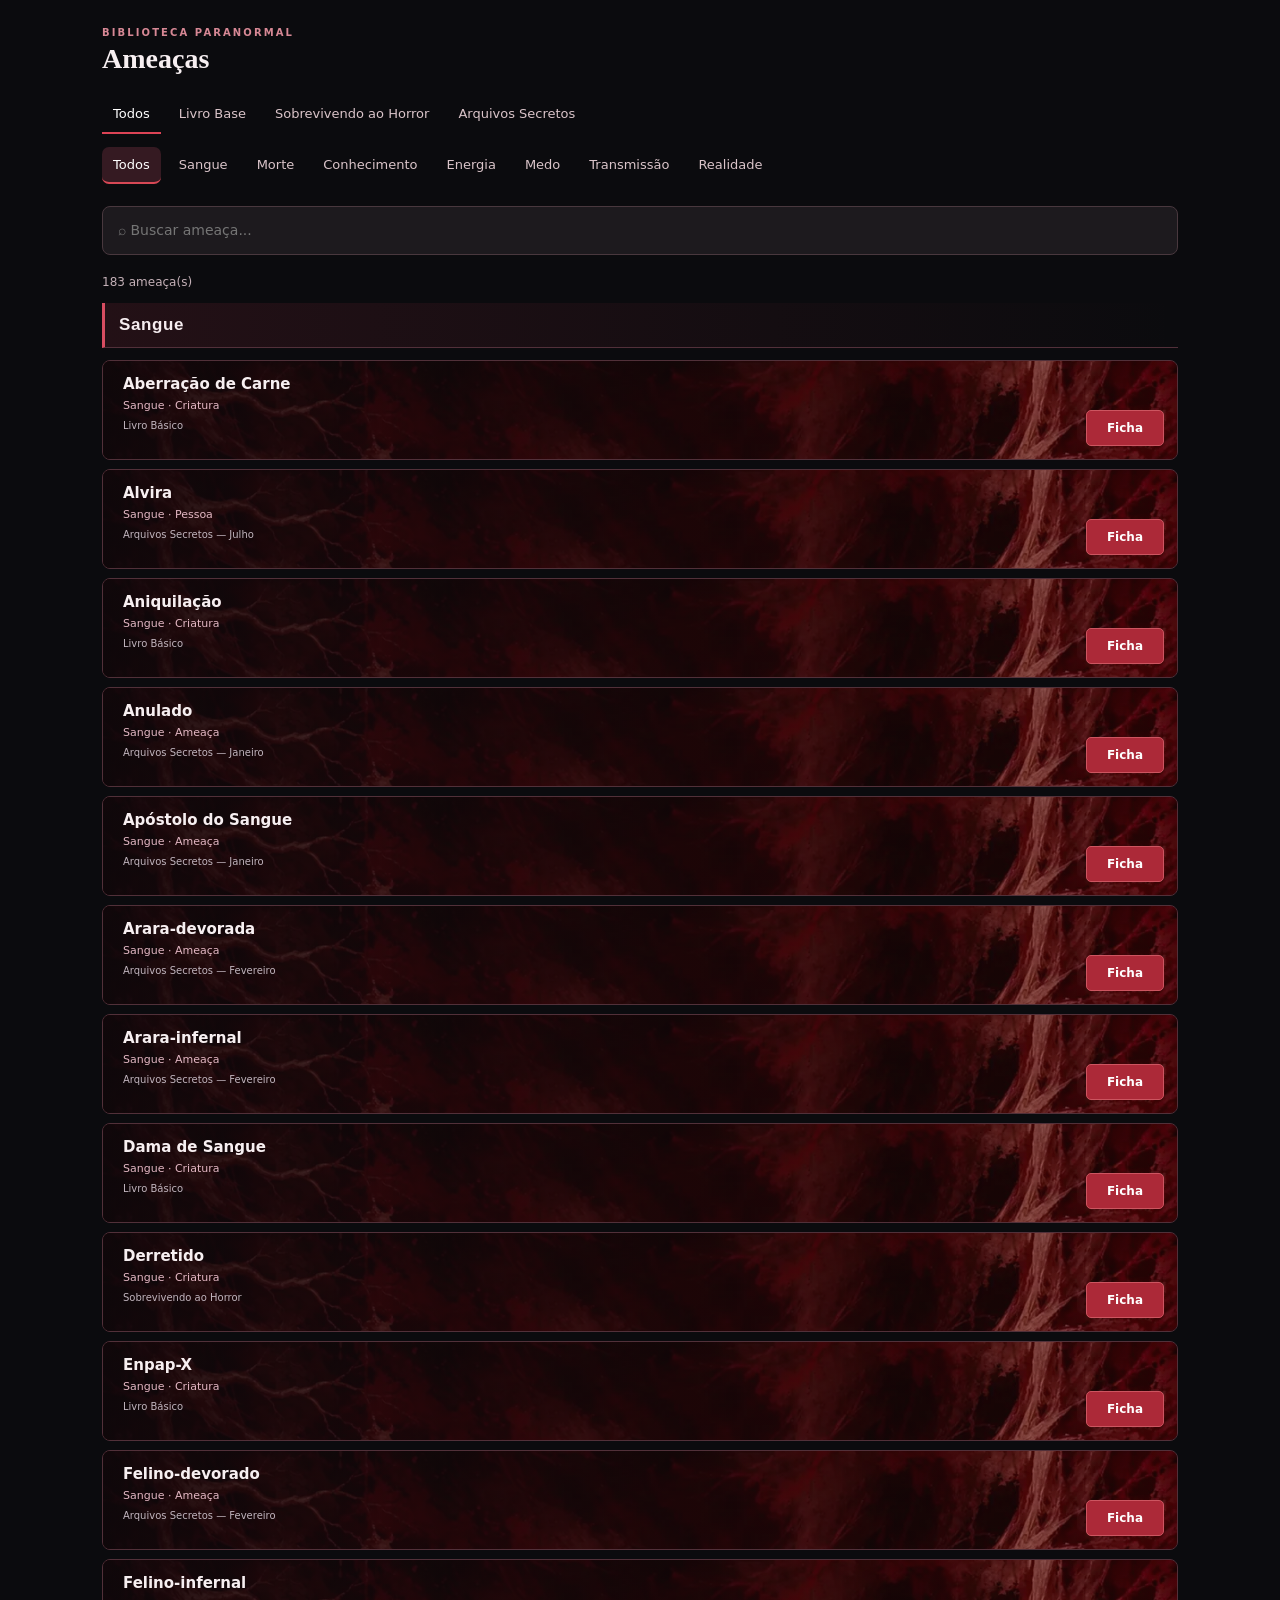
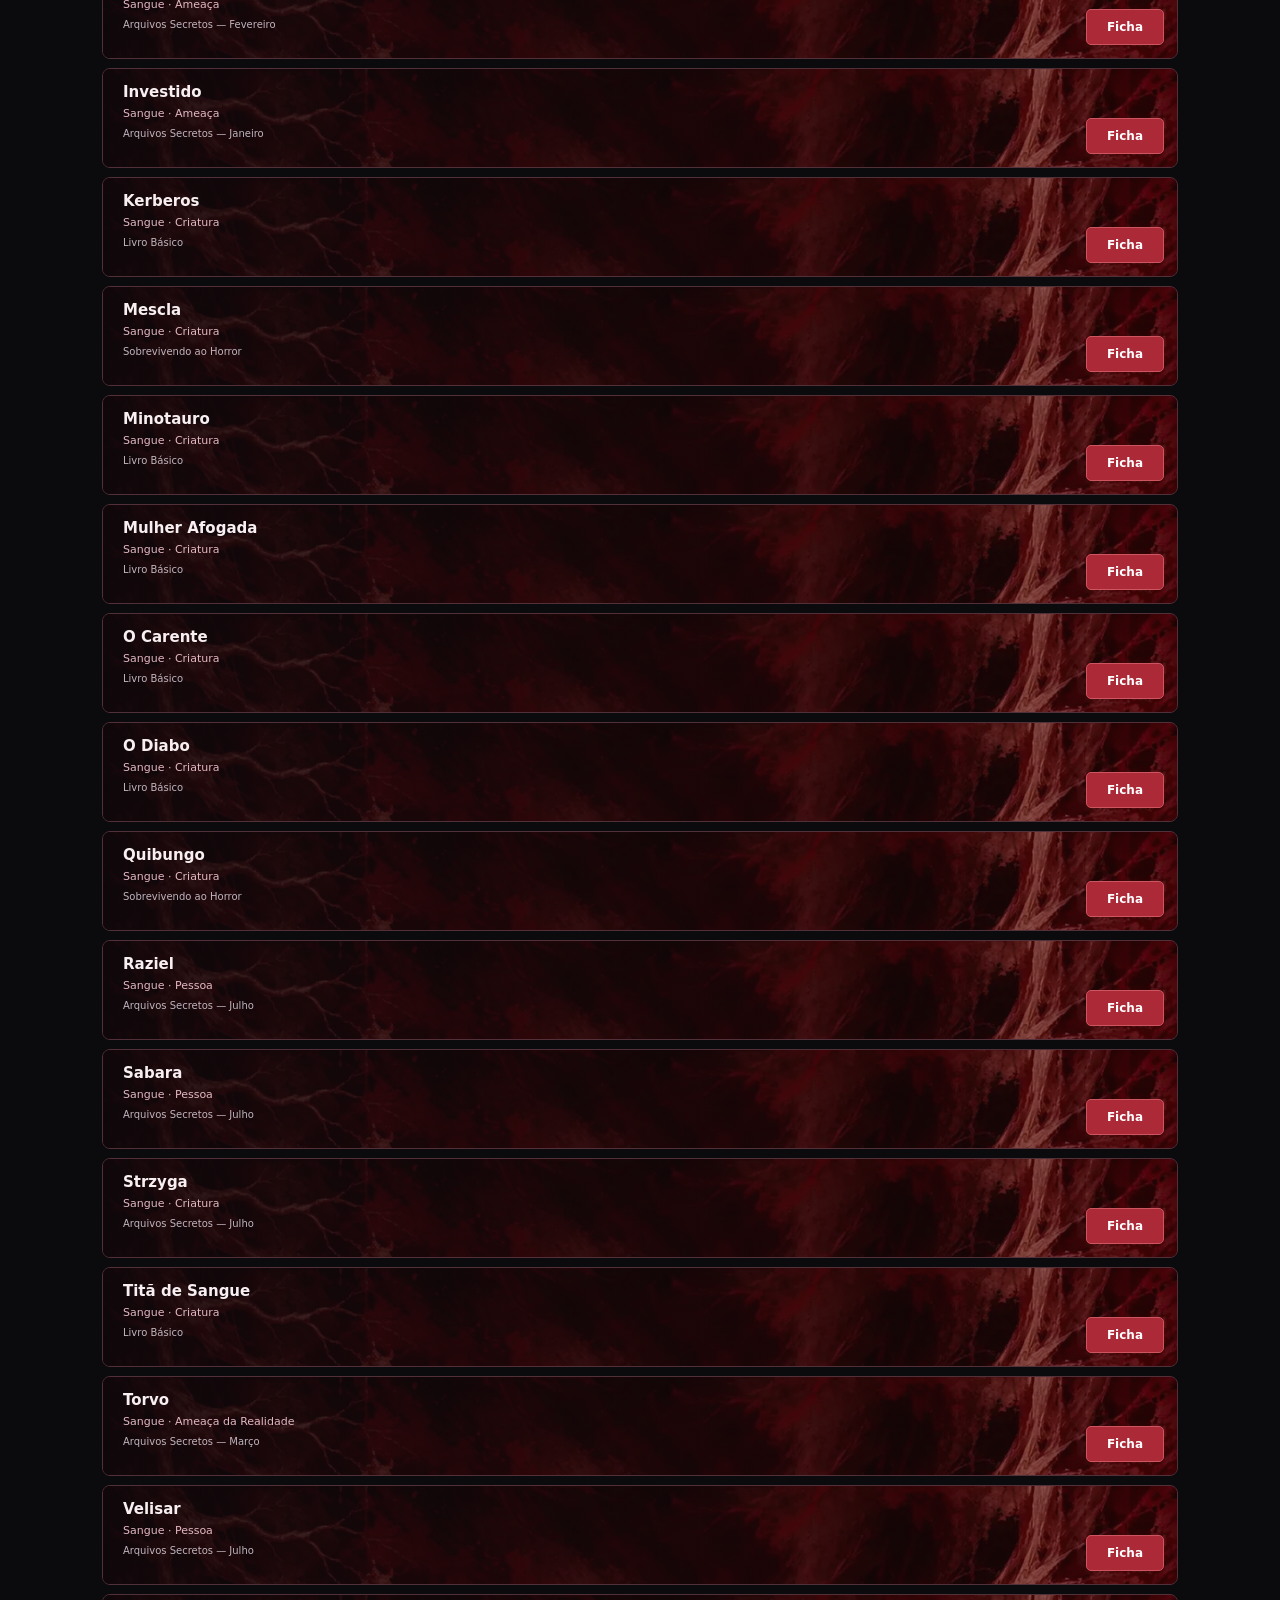
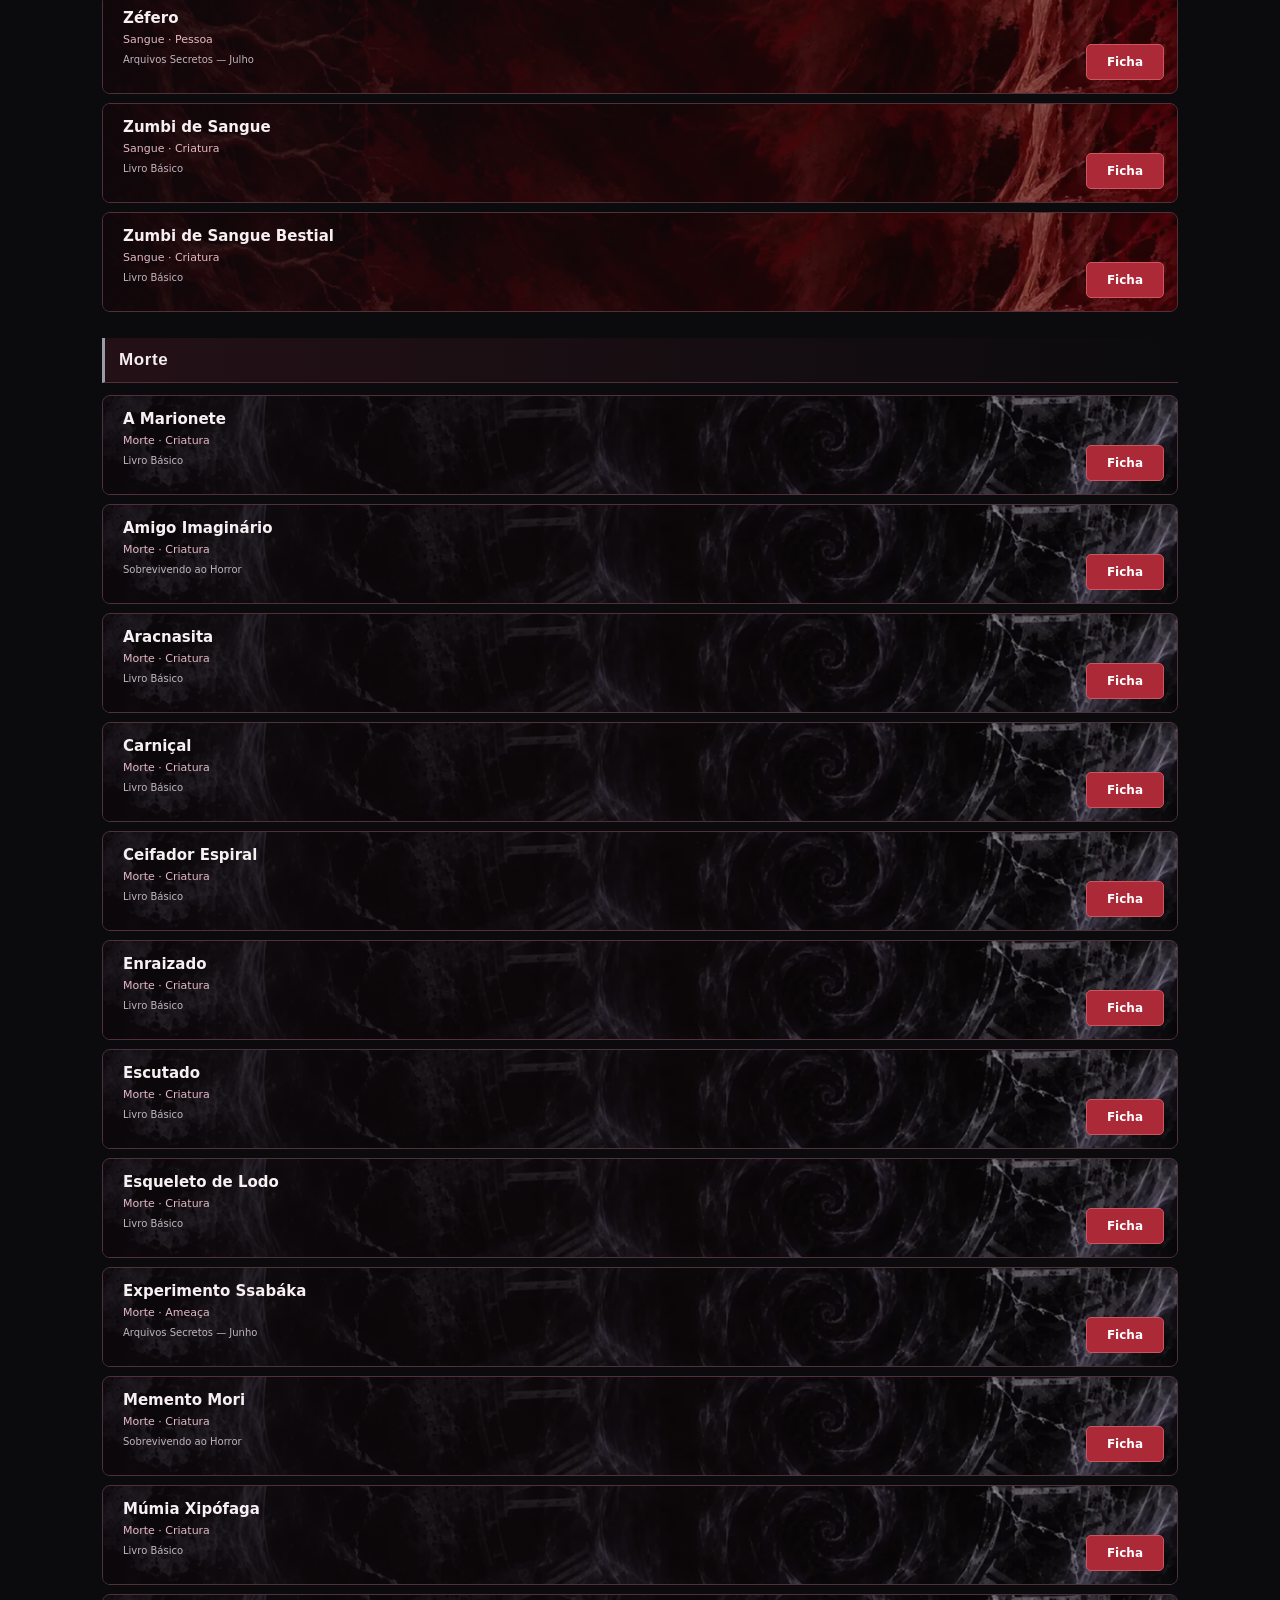
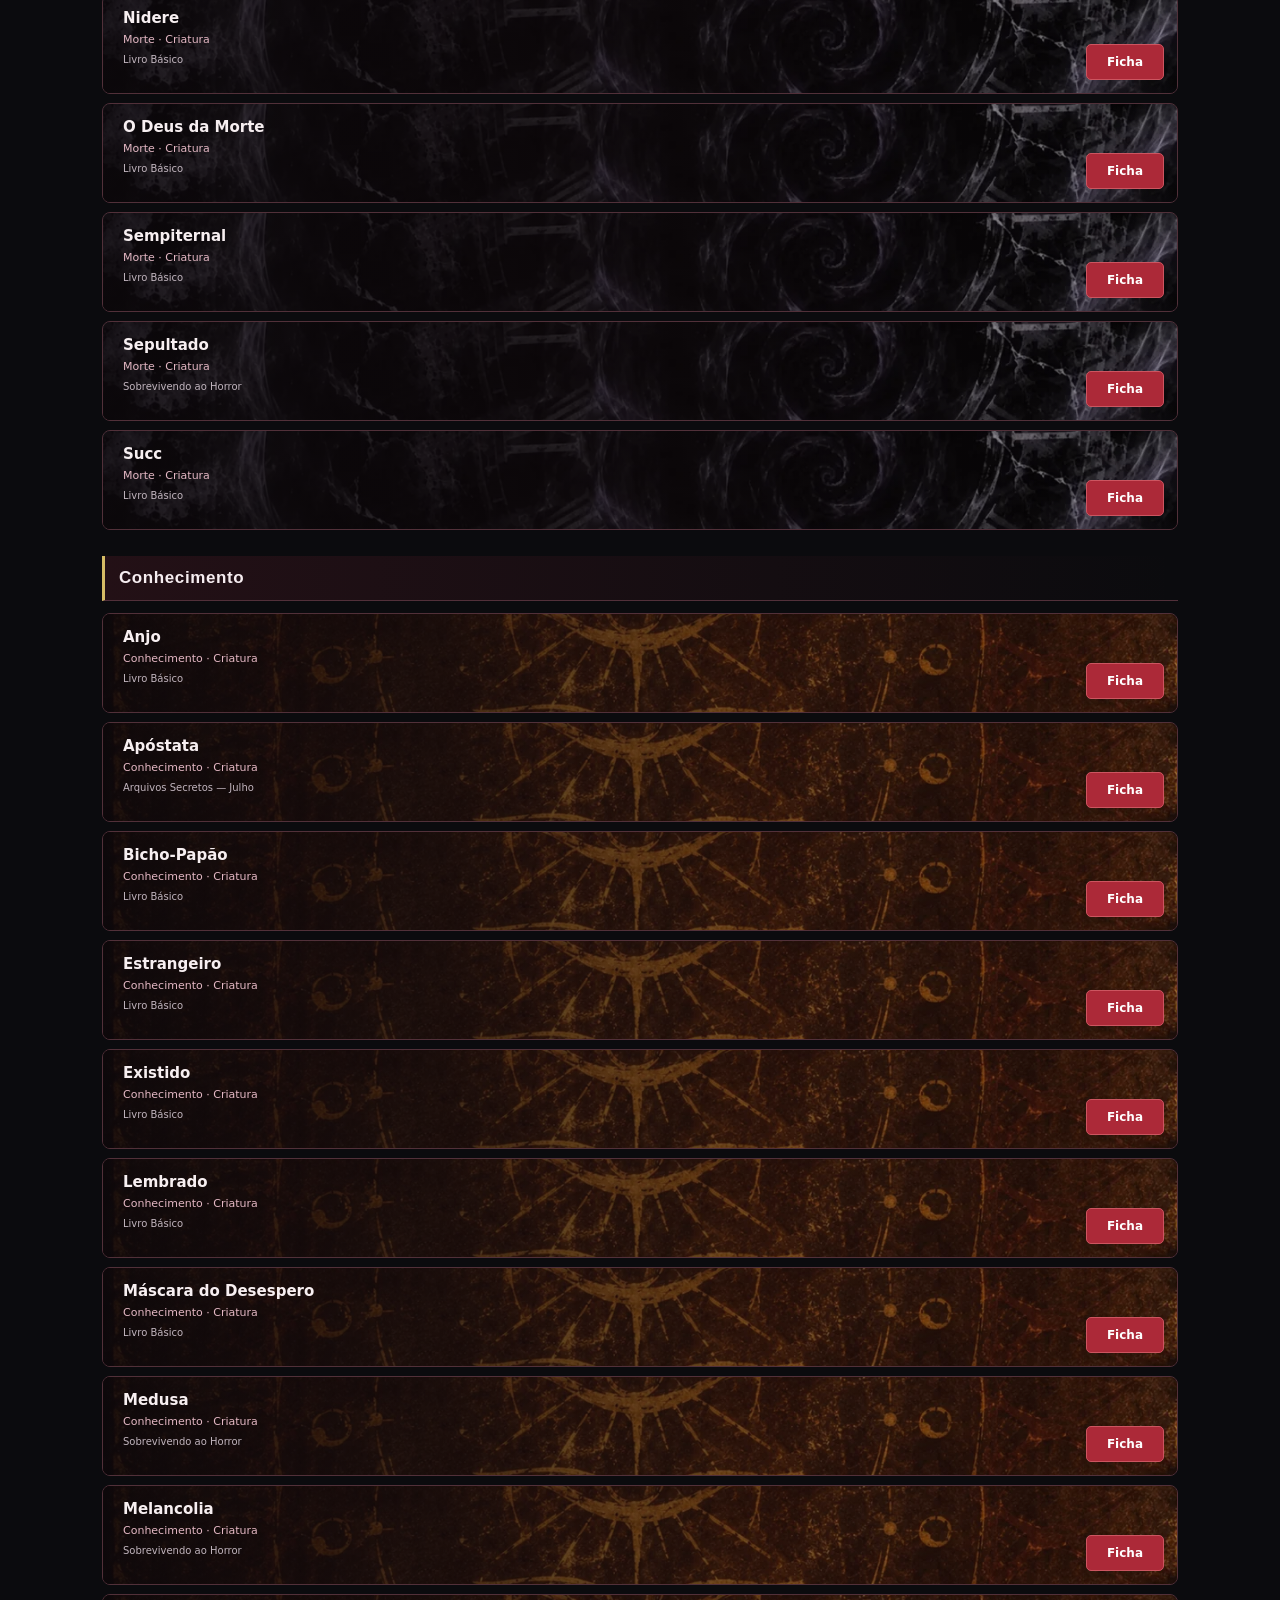
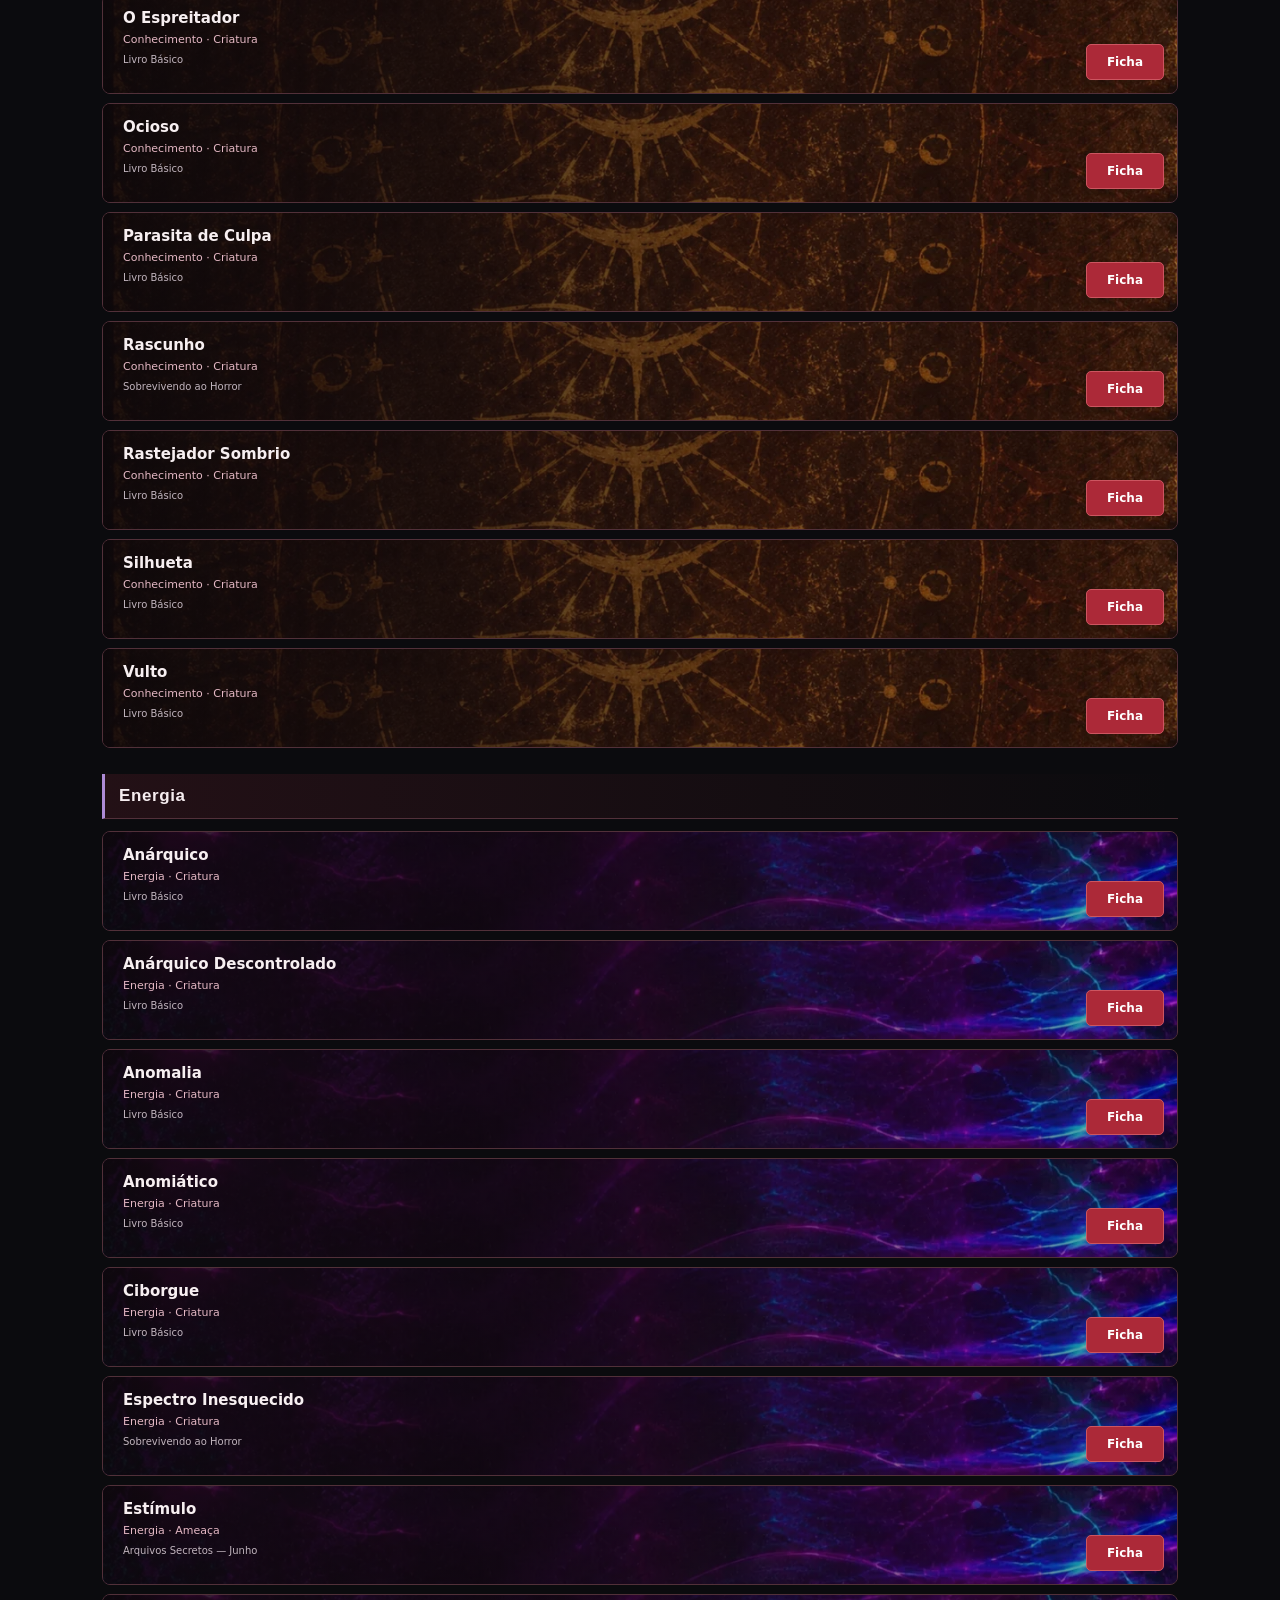
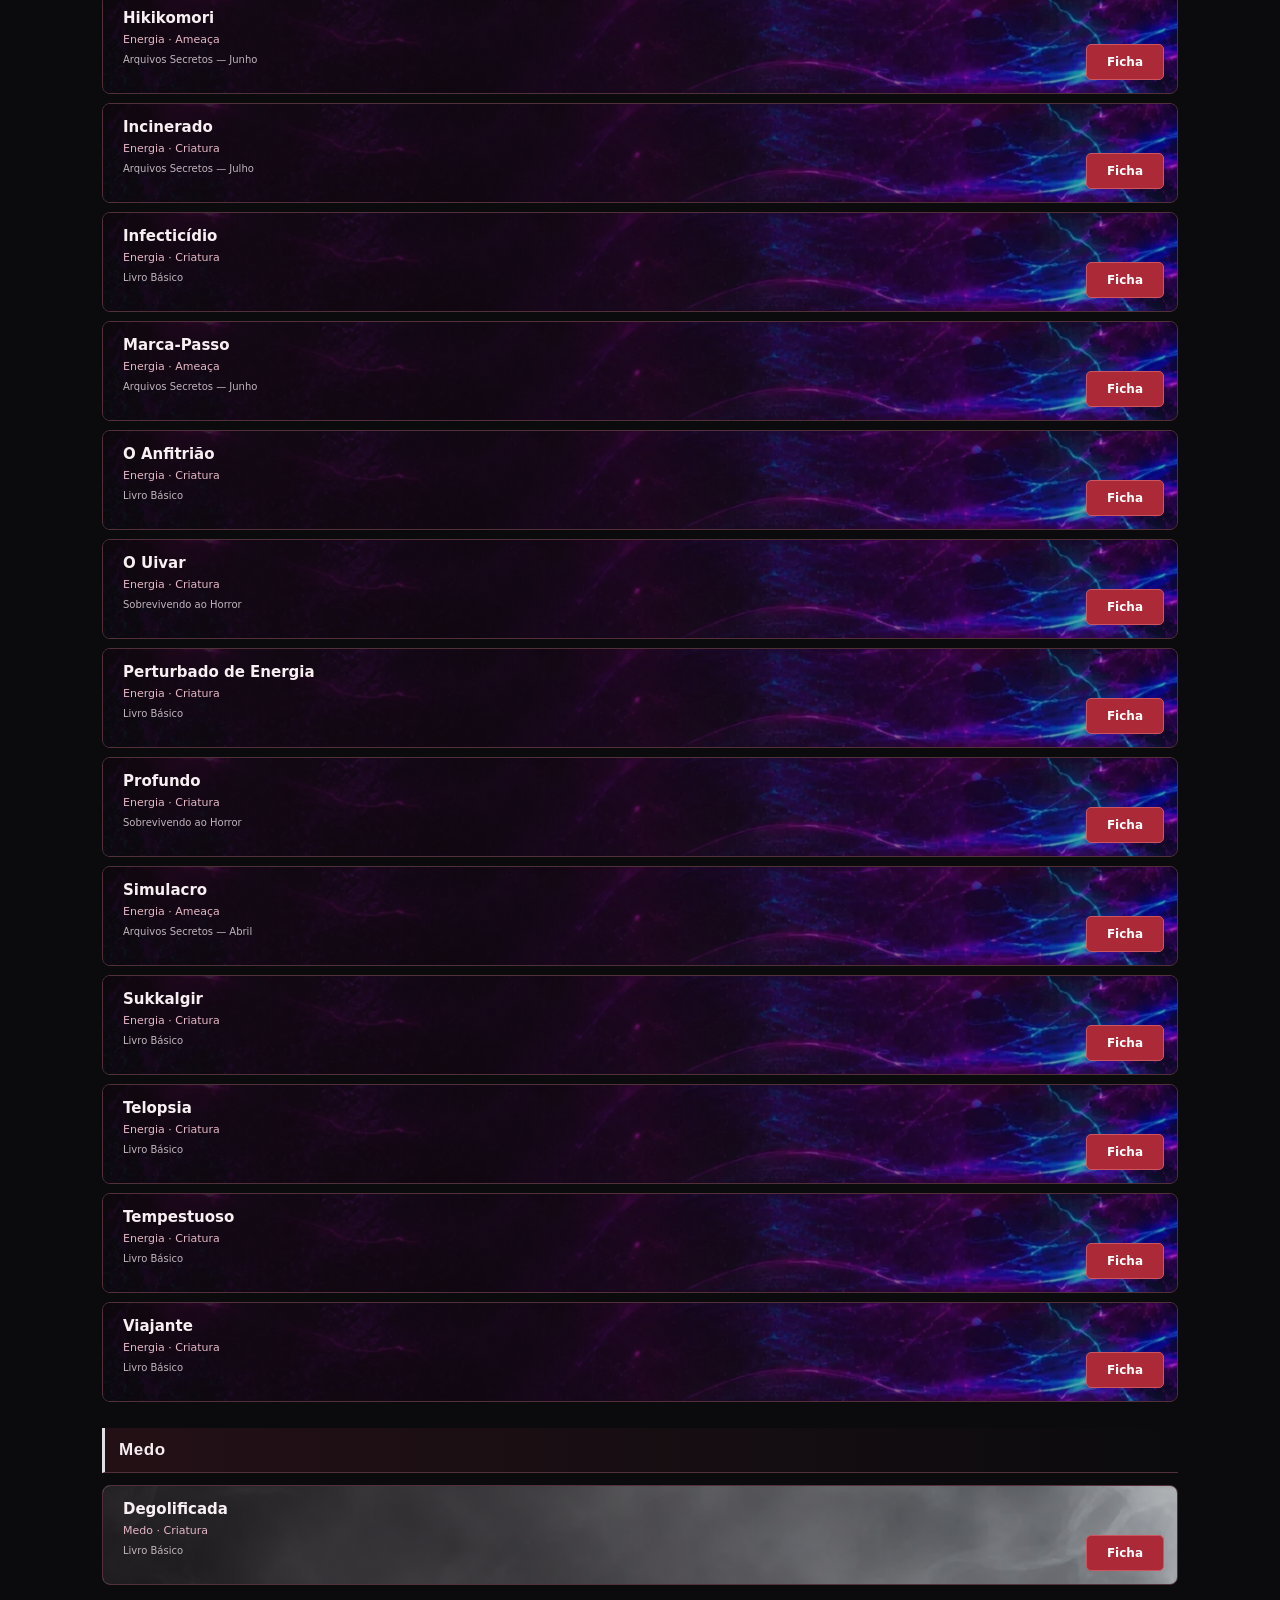
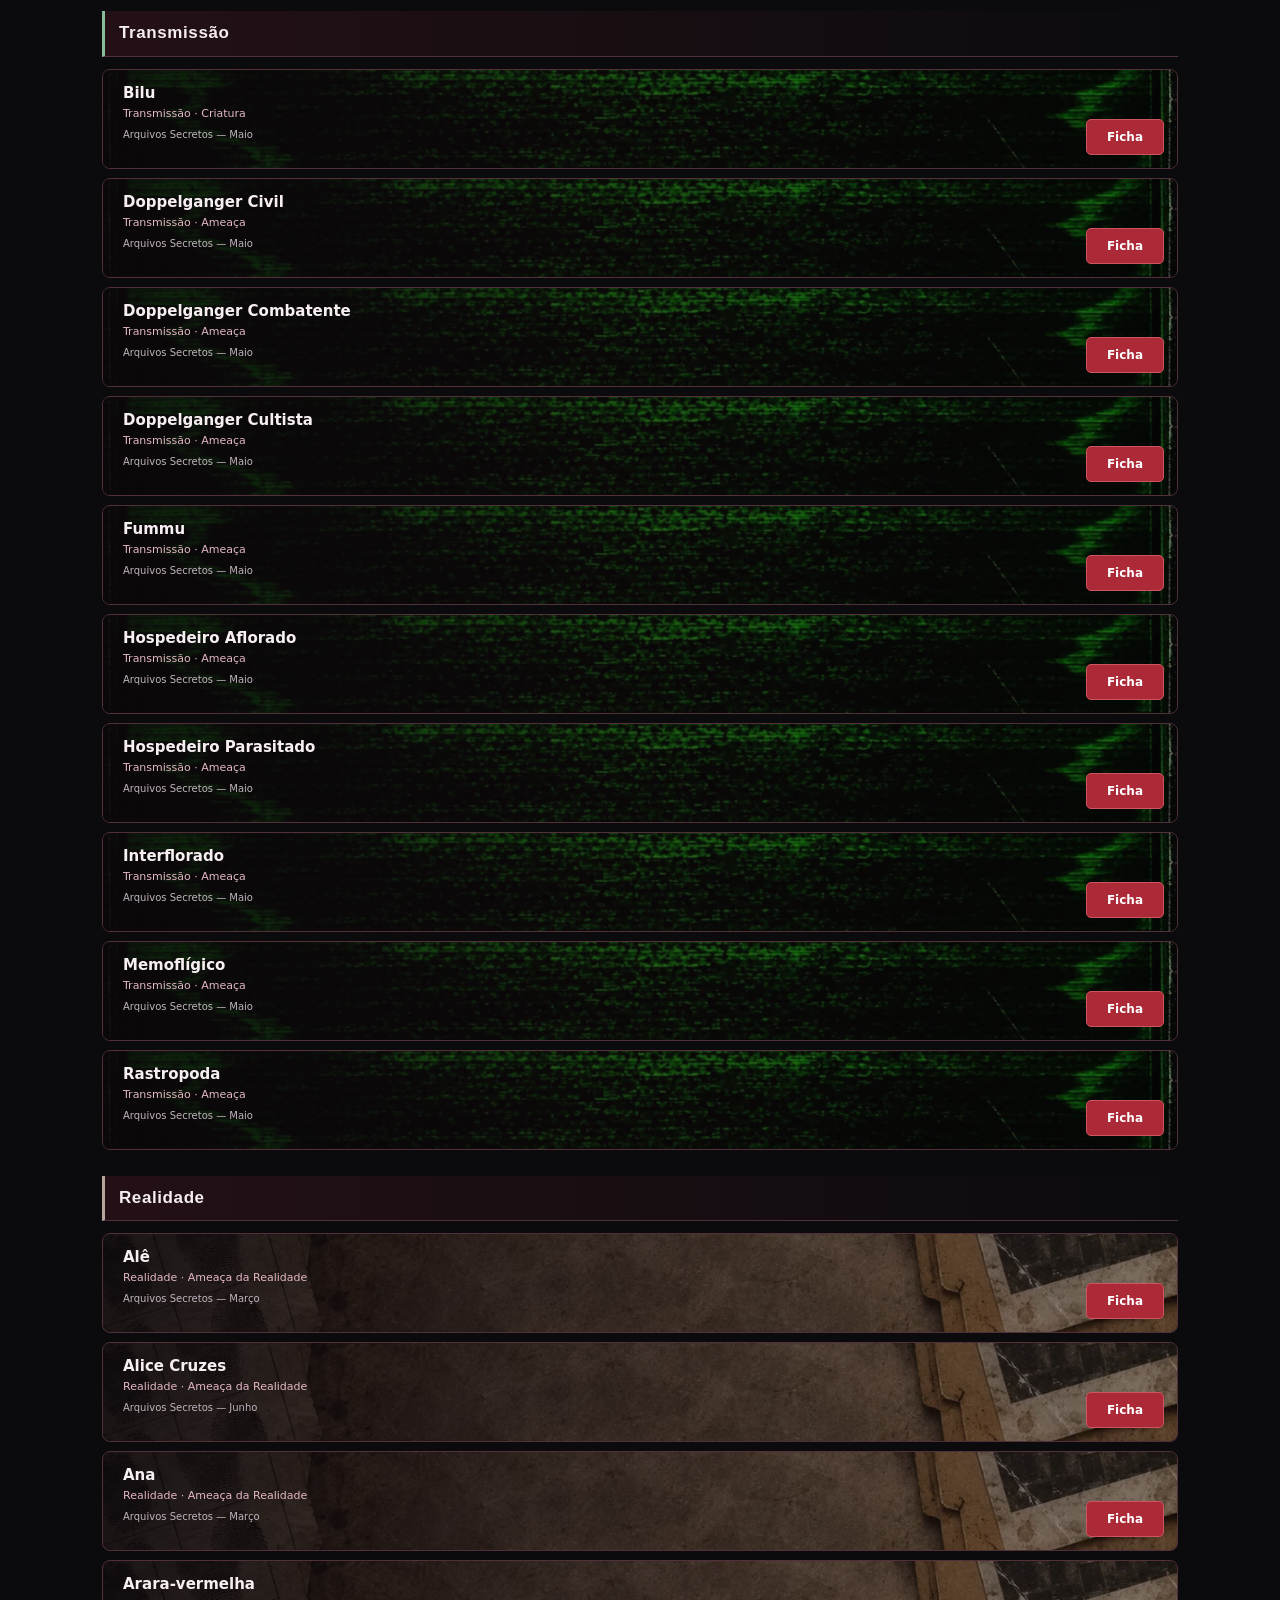
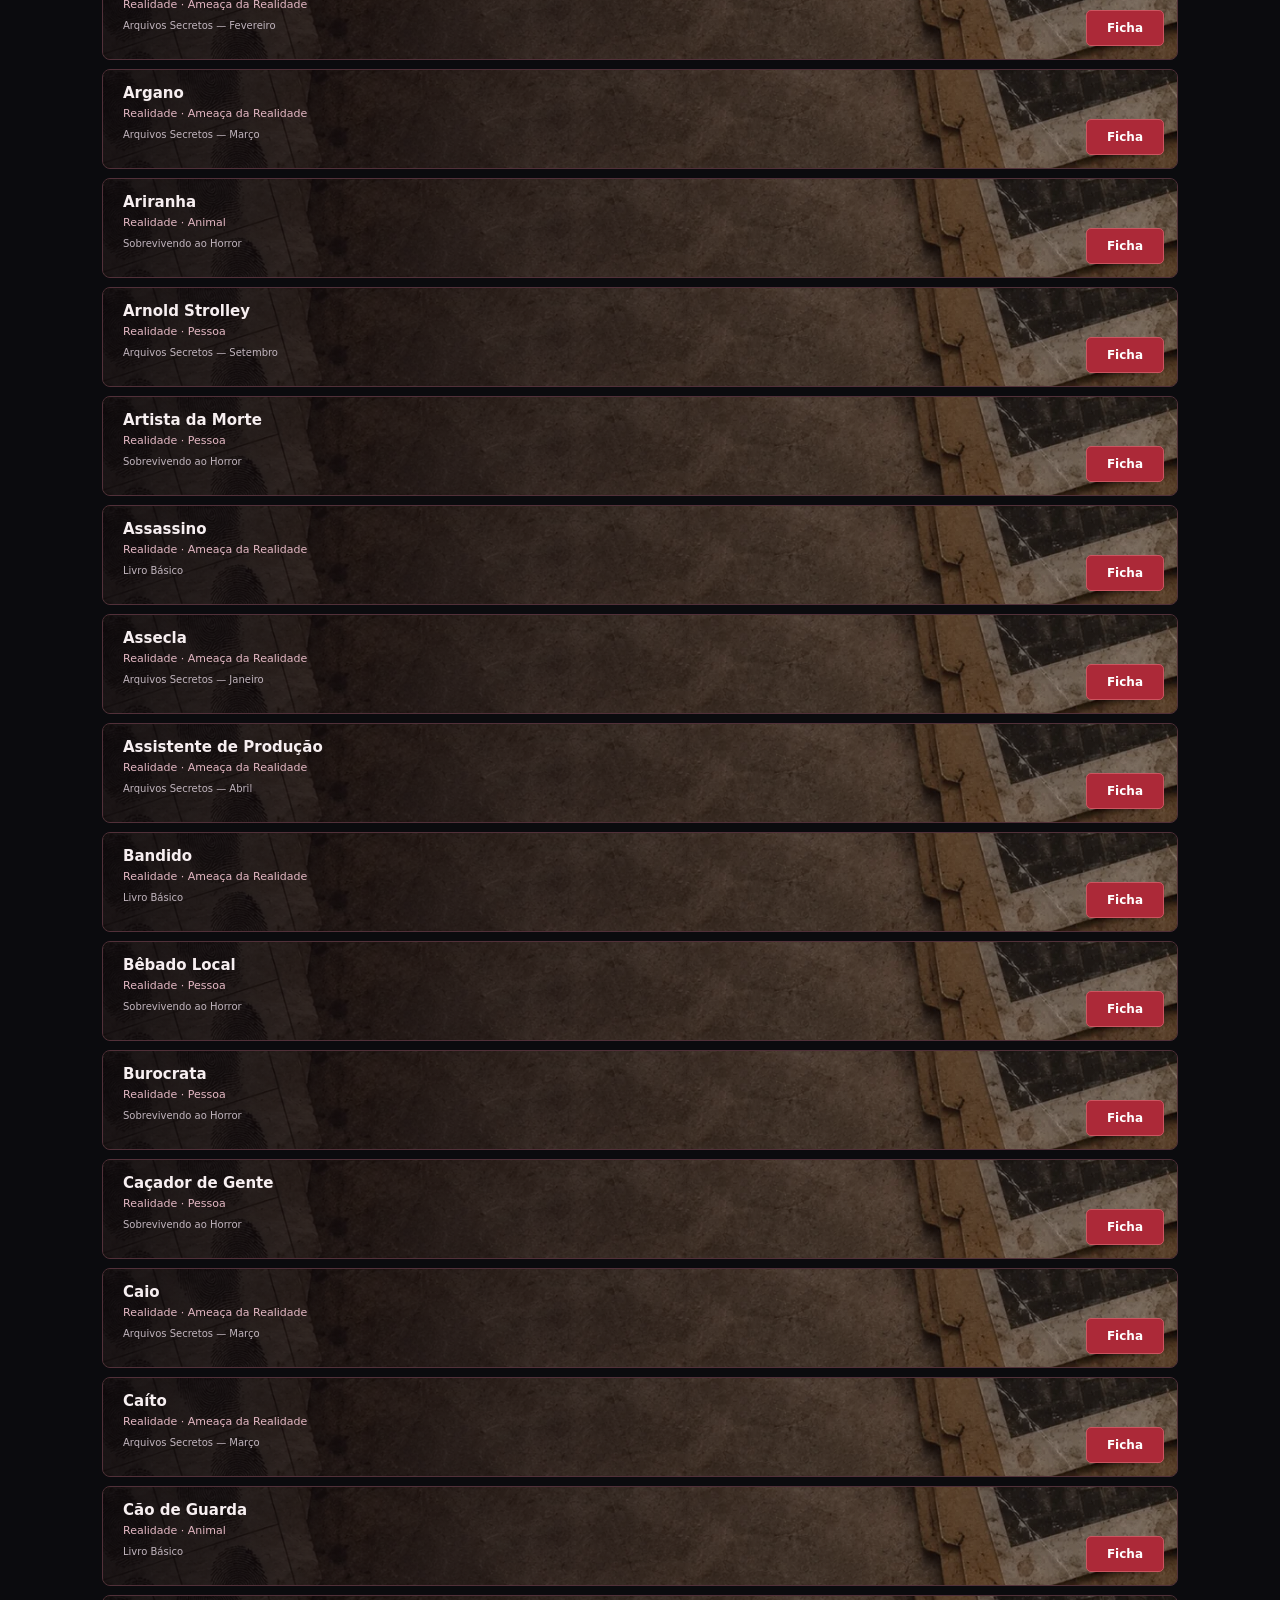
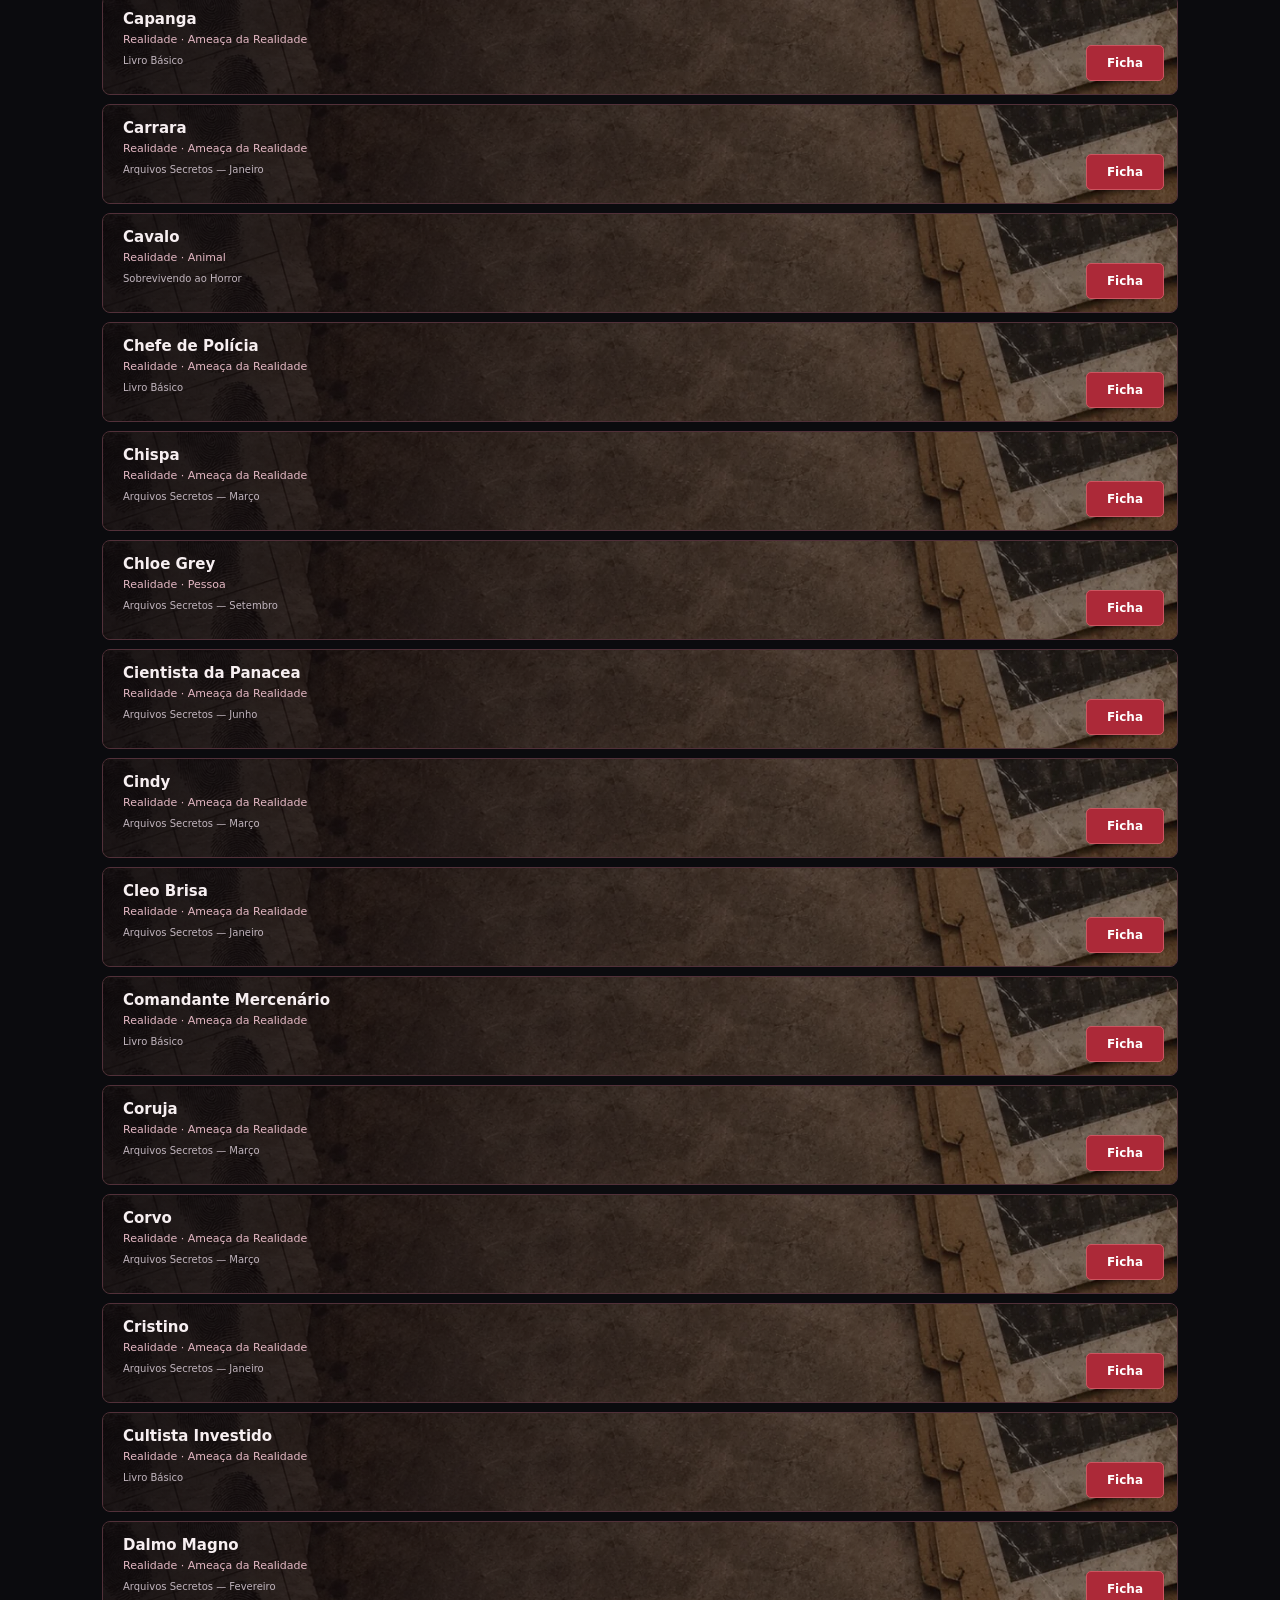
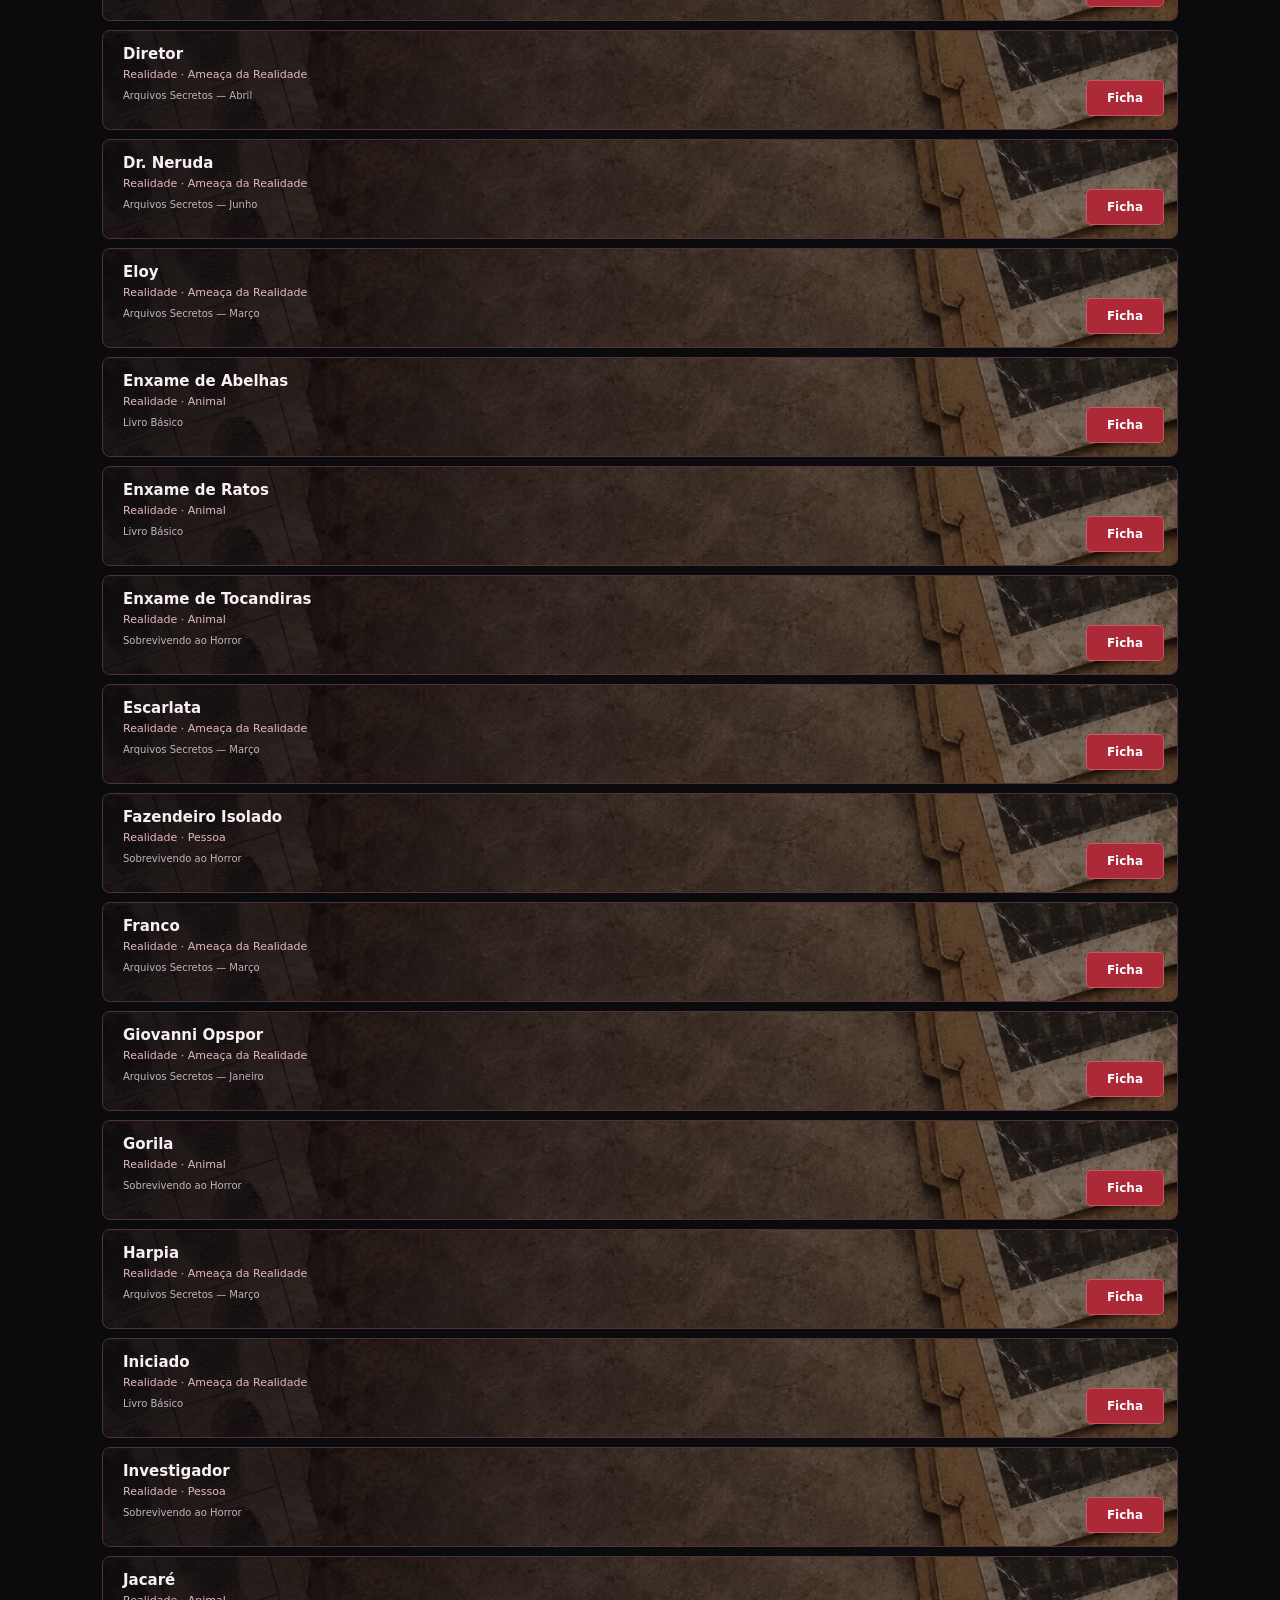
<file: ameacas.html>
<!doctype html>
<html lang="pt-BR"><head><meta charset="utf-8"><meta name="viewport" content="width=device-width,initial-scale=1">
<title>D20X | Ameaças</title>
<style>
:root{color-scheme:dark;--bg:#0b0b0e;--panel:#181518;--line:#513039;--red:#bd3445;--text:#f7eff1;--muted:#b9a9b0}
*{box-sizing:border-box}body{margin:0;background:var(--bg);color:var(--text);font:14px/1.5 "Segoe UI",system-ui,sans-serif}
button,input,select{font:inherit}button{cursor:pointer}button:focus-visible,input:focus-visible{outline:2px solid #ed7a89;outline-offset:2px}
main{width:min(1120px,100%);padding:25px 22px 55px;margin:auto}
.heading{display:flex;justify-content:space-between;align-items:center;flex-wrap:wrap;gap:14px;margin-bottom:18px}
.eyebrow{font-size:10px;letter-spacing:.21em;text-transform:uppercase;color:#d78895;font-weight:800}h1{font:600 28px Georgia,serif;margin:3px 0 0}
.hint{color:var(--muted);font-size:12px;margin:5px 0 18px;line-height:1.55}
.filters{display:flex;gap:7px;overflow:auto;padding:3px 0 10px;scrollbar-width:thin}
.filters button{white-space:nowrap;color:#dac4c9;background:transparent;border:0;border-bottom:2px solid transparent;padding:8px 11px;border-radius:0;font-size:13px}
.filters button[aria-pressed="true"]{color:#fff;border-color:#dd4355}
.filters.element button[aria-pressed="true"]{background:#351a22;border-radius:7px;border-color:#d84855}
.search{width:100%;margin:12px 0 18px;border:1px solid #49383e;border-radius:8px;background:#1d1a1e;color:#fff;padding:13px 15px;min-height:45px}
.meta{display:flex;align-items:center;justify-content:space-between;gap:10px;font-size:12px;color:#c4b0b7;margin-bottom:10px}
#list{display:grid;gap:9px}
.monster{position:relative;isolation:isolate;display:flex;align-items:stretch;min-height:106px;overflow:hidden;border:1px solid #513039;border-radius:8px;background:#1c1319}
.monster::before{content:"";position:absolute;inset:0;z-index:-2;background:var(--art,linear-gradient(135deg,#312028,#100e12));background-size:cover;background-position:center;opacity:.87}
.monster::after{content:"";position:absolute;inset:0;z-index:-1;background:linear-gradient(90deg,rgba(12,8,11,.86),rgba(15,8,11,.57) 45%,rgba(7,6,8,.18))}
.emblem{width:100px;min-width:100px;display:grid;place-items:center;font:700 35px Georgia,serif;color:#f6d6db;border-right:1px solid #693842;background:#180e1599}
.details{min-width:0;padding:14px 13px;flex:1}.details strong{font-size:15px;display:block;line-height:1.3}.details small{display:block;color:#e4b8c4;font-size:11px;margin-top:3px}
.details .source{font-size:10px;color:#c1b5be}
.monster button{align-self:end;margin:0 13px 13px 0;padding:8px 20px;border:1px solid #cc5560;border-radius:5px;background:#ac2938;color:white;font-size:12px;font-weight:700}
.monster button:hover{background:#cf3a4c}
.empty{padding:30px;text-align:center;border:1px dashed #50323d;border-radius:8px;color:#baa9b3}
.note{background:#161317;border-left:3px solid #bd4150;padding:12px;font-size:11px;color:#d5b9c0;border-radius:0 6px 6px 0}
dialog{width:min(95vw,680px);max-height:89vh;overflow:auto;background:#151114;color:white;border:1px solid #8d3b4a;border-radius:12px;padding:0;box-shadow:0 30px 90px #000e}dialog::backdrop{background:#000c}
.sheet-top{position:relative;padding:26px;background:var(--art);background-size:cover;background-position:center}
.sheet-top:before{content:"";position:absolute;inset:0;background:linear-gradient(90deg,#0b080de8,#0b080d77)}
.sheet-top>*{position:relative}.sheet-top h2{margin:2px 35px 4px 0;font-size:25px}
.close{position:absolute!important;right:12px;top:10px;border:0;background:#2b1b26;color:white;border-radius:5px;padding:6px 11px;font-size:22px;z-index:2}
.sheet-body{padding:21px}.stats{display:grid;grid-template-columns:repeat(3,minmax(0,1fr));gap:9px;margin-bottom:14px}
.stat{border:1px solid #55313f;border-radius:7px;padding:10px;background:#24191f}.stat label{display:block;font-size:10px;color:#c8aeb8}.stat strong{font-size:14px}
@media(max-width:560px){main{padding:15px 11px 40px}.emblem{width:75px;min-width:75px}.details{padding:12px 9px}.monster button{margin:0 9px 10px 0;padding:7px 12px}.stats{grid-template-columns:repeat(2,1fr)}}
/* Retratos das ameaças: moldura e escala padronizadas. */
.monster{min-height:112px}
.monster .emblem{flex:0 0 112px;width:112px;min-width:112px;height:112px;align-self:center;overflow:hidden;position:relative}
.monster .emblem img[data-archive-portrait],
.monster .emblem img[data-february-key]{display:block;width:100%!important;height:100%!important;object-fit:cover!important;object-position:center center!important}
@media(max-width:560px){
 .monster{min-height:88px}
 .monster .emblem{flex-basis:88px;width:88px;min-width:88px;height:88px}
}
 .monster .emblem img[data-archive-portrait][data-bilu="true"]{object-fit:contain!important;background:#1a1117!important;padding:3px}
</style><style id="nex-threat-sheet-ref-v2">
.threat-sheet{width:min(94vw,560px);max-height:92vh;background:#0d0d10;border:1px solid #672936;border-radius:8px}
.threat-sheet .sheet-top{min-height:133px;display:flex;gap:15px;align-items:stretch;padding:0;background:var(--art);background-size:cover;background-position:center}
.threat-sheet .sheet-top:before{background:linear-gradient(90deg,#0807099e,#10070ddc 58%,#10070d65)}
.threat-sheet .threat-avatar{position:relative;flex:0 0 133px;display:grid;place-items:center;background:#220f1d83;border-right:1px solid #75343b;font:700 66px Georgia,serif;color:#f9dfdf}
.threat-sheet .threat-heading{position:relative;min-width:0;display:flex;flex-direction:column;justify-content:center;padding:19px 33px 15px 0;gap:3px}
.threat-sheet .threat-heading small{color:#e7b2b8;font-size:10px}
.threat-sheet .threat-heading h2{font:700 22px/1.2 "Segoe UI",sans-serif;margin:0;overflow-wrap:anywhere}
.threat-sheet .threat-subline{display:flex;flex-direction:column;line-height:1.3;font-weight:700;font-size:12px}
.threat-sheet #sheetElement{font-size:11px;color:#e9b4bd}
.threat-sheet .close{z-index:10}
.threat-sheet .threat-vital{margin:15px 16px 8px;display:flex;background:#b12633;border:1px solid #e15d65;min-height:40px;align-items:center}
.threat-sheet .threat-vital[hidden]{display:none}
.threat-sheet .threat-vital button{border:0;background:transparent;color:#f0ced1;font-size:26px;min-width:38px;padding:0 4px;line-height:1}
.threat-sheet .threat-vital button:hover{background:#ffffff1a}
.threat-sheet .threat-vital strong{flex:1;text-align:center;font-size:16px}
.threat-sheet .threat-tabs{display:flex;justify-content:center;gap:12px;padding:9px 12px 0}
.threat-sheet .threat-tabs button{padding:10px 11px;border:0;border-bottom:2px solid transparent;background:transparent;color:#a59da6;text-transform:uppercase;font-size:12px}
.threat-sheet .threat-tabs button[aria-selected="true"]{border-color:#e8364b;color:white}
.threat-sheet .sheet-body{padding:15px 17px 24px;min-height:240px}
.threat-sheet .threat-attributes{display:grid;grid-template-columns:repeat(5,minmax(0,1fr));gap:9px;margin:5px 0 20px;text-align:center}
.threat-sheet .threat-attributes .attr-name{color:#b8a3b2;font-size:13px}
.threat-sheet .threat-attributes strong{display:block;font:600 24px/1.4 Georgia,serif;color:#fff}
.threat-sheet .threat-defenses{display:grid;grid-template-columns:repeat(2,1fr);gap:12px;text-align:center;margin:14px 0 20px}
.threat-sheet .threat-defenses small{display:block;color:#b5a0ae;text-transform:uppercase;font-size:12px}
.threat-sheet .threat-defenses strong{font-size:22px;font-weight:500}
.threat-sheet h3{font:500 20px/1.3 "Segoe UI",sans-serif;margin:18px 0 7px}
.threat-sheet .threat-status-title{text-align:center}
.threat-sheet .threat-skills{display:grid;gap:3px}
.threat-sheet .threat-skill{display:flex;align-items:center;justify-content:space-between;gap:8px;padding:8px 12px;border:1px solid #29252a;text-transform:uppercase;font-size:12px;background:#101013}
.threat-sheet .threat-skill button{border:0;background:none;color:#f5eaf2;font-weight:600;white-space:nowrap}
.threat-sheet .threat-skill button:hover{color:#ec6879}
.threat-sheet .threat-section{margin:19px 0}
.threat-sheet .threat-section h3{margin:0 0 5px}
.threat-sheet .threat-line{font-size:12px;color:#fff;margin:4px 0;white-space:pre-wrap}
.threat-sheet .threat-muted{color:#ad9ca6;font-size:12px}
.threat-sheet .threat-action{padding:13px;margin:9px 0;border:1px solid #46323a;border-radius:7px;background:#20181d}
.threat-sheet .threat-action strong{display:block;margin-bottom:5px}
@media(max-width:470px){.threat-sheet .threat-avatar{flex-basis:106px;font-size:51px}.threat-sheet .threat-heading h2{font-size:18px}.threat-sheet .threat-tabs{gap:4px}.threat-sheet .threat-vital button{min-width:30px}.threat-sheet .sheet-body{padding:12px}}
</style><style id="nex-threat-library-standalone-page">
.monster .threat-link{display:inline-flex;align-items:center;justify-content:center;text-decoration:none;align-self:end;margin:0 13px 13px 0;padding:8px 20px;border:1px solid #cc5560;border-radius:5px;background:#ac2938;color:#fff;font-size:12px;font-weight:700}
.monster .threat-link:hover{background:#cf3a4c}
.monster .emblem.has-photo{background-position:center;background-size:cover;color:transparent}
</style><style id="threat-inline-detail-v1">
.threat-detail-view[hidden]{display:none!important}
body.detail-open main>.heading,body.detail-open main>.hint,body.detail-open main>.filters,body.detail-open main>.search,body.detail-open main>.meta,body.detail-open main>#list,body.detail-open main>.note{display:none!important}
body.detail-open main{width:min(1250px,100%);padding:8px 10px 28px}
.threat-detail-view{width:100%}
.threat-detail-nav{padding:10px 3px}
.threat-detail-nav button{background:#2b1921;color:#f5d8df;border:1px solid #884052;padding:9px 15px;border-radius:7px;font-weight:700}
#threatDetailFrame{display:block;width:100%;height:800px;min-height:0;border:0;background:#0b090c;border-radius:9px;overflow:hidden}
@media(max-width:650px){body.detail-open main{padding:4px}}
</style><style id="nex-uniform-threat-photos-v2">
/* Uma única moldura quadrada para todas as miniaturas, independente do arquivo de origem. */
.monster .emblem{
 flex:0 0 112px!important;
 width:112px!important;min-width:112px!important;max-width:112px!important;
 height:112px!important;min-height:112px!important;max-height:112px!important;
 align-self:center!important;position:relative!important;overflow:hidden!important;
 padding:0!important;background-color:#1a1117;
}
.monster .emblem img{
 position:absolute!important;inset:0!important;
 display:block!important;width:100%!important;height:100%!important;
 max-width:none!important;max-height:none!important;
 object-fit:cover!important;object-position:center!important;
 padding:0!important;margin:0!important;transform:none!important;
}
.monster .emblem img[data-bilu="true"]{object-fit:cover!important;padding:0!important}
.monster .emblem>div{position:absolute!important;inset:0!important;width:100%!important;height:100%!important}
@media(max-width:560px){
 .monster .emblem{
  flex-basis:88px!important;width:88px!important;min-width:88px!important;max-width:88px!important;
  height:88px!important;min-height:88px!important;max-height:88px!important;
 }
}
</style><style id="nex-threats-group-by-element">
.nex-threat-element-heading{
 grid-column:1 / -1;
 margin:17px 0 3px;
 padding:11px 14px;
 font:700 17px/1.3 "Segoe UI",sans-serif;
 letter-spacing:.035em;
 color:#f6edf0;
 border-left:3px solid #c63d53;
 border-bottom:1px solid #52303a;
 background:linear-gradient(90deg,rgba(154,42,61,.17),rgba(16,11,15,0));
}
.nex-threat-element-heading:first-child{margin-top:2px}
.nex-threat-element-heading[data-element-group="Sangue"]{border-left-color:#d74d61}
.nex-threat-element-heading[data-element-group="Morte"]{border-left-color:#999ca8}
.nex-threat-element-heading[data-element-group="Conhecimento"]{border-left-color:#d6bc65}
.nex-threat-element-heading[data-element-group="Energia"]{border-left-color:#ad8bd5}
.nex-threat-element-heading[data-element-group="Medo"]{border-left-color:#dfdfe4}
.nex-threat-element-heading[data-element-group="Transmissão"]{border-left-color:#86bd98}
.nex-threat-element-heading[data-element-group="Realidade"]{border-left-color:#b8a5a0}
</style><style id="nex-threats-no-empty-reality-portrait">
.monster.no-portrait{min-height:100px}
.monster.no-portrait .details{padding-left:20px}
@media(max-width:560px){.monster.no-portrait .details{padding-left:14px}}
</style><script src="./scripts/d20x-roll-popup.js?v=20261121transparentd20"></script></head><body>
<main><div class="heading"><div><div class="eyebrow">Biblioteca paranormal</div><h1>Ameaças</h1></div></div>

<div class="filters" id="sources" aria-label="Filtrar ameaças por livro"></div>
<div class="filters element" id="elements" aria-label="Filtrar por elemento"></div>
<input id="search" class="search" placeholder="⌕ Buscar ameaça..." aria-label="Buscar ameaça">
<div class="meta"><span id="count"></span></div>
<div id="list" aria-live="polite"></div>
<section id="threatDetailView" class="threat-detail-view" hidden aria-label="Ficha da ameaça"><div class="threat-detail-nav"><button id="backToThreats" type="button">‹ Voltar à biblioteca de Ameaças</button></div><iframe id="threatDetailFrame" title="Ficha da ameaça" scrolling="no"></iframe></section>
</main>

<script src="./dados/d20x-ameacas-complemento.js?v=20261127license1"></script>
<script src="./dados/d20x-ameacas-livro-basico.js?v=20261114basic2"></script>
<script src="./dados/d20x-ameacas-basico-completo.js?v=20261125revisaoameacas12"></script>






<script src="./dados/d20x-ameacas-julho.js?v=20261127license1"></script>
<script src="./dados/d20x-arquivos-ameacas-faltantes.js?v=20261115realidade1"></script>
<script src="./dados/d20x-sah-ameacas-faltantes.js?v=20261115sah17"></script>
<script src="./dados/d20x-ameacas-realidade-basico.js?v=20261120combatcomplete2"></script>
<script src="./dados/d20x-ameacas-setembro.js?v=20261125hellhunters1"></script>


<script>
const nexCampaignThreatPicker=new URLSearchParams(location.search).get('campaignPicker')==='1'&&window.parent!==window;
let nexCampaignAddedThreatKeys=new Set();
const records=[{"name":"Aberração de Carne","element":"Sangue","source":"Livro Básico","category":"Criatura"},{"name":"Aniquilação","element":"Sangue","source":"Livro Básico","category":"Criatura"},{"name":"Dama de Sangue","element":"Sangue","source":"Livro Básico","category":"Criatura"},{"name":"Enpap-X","element":"Sangue","source":"Livro Básico","category":"Criatura"},{"name":"Kerberos","element":"Sangue","source":"Livro Básico","category":"Criatura"},{"name":"Minotauro","element":"Sangue","source":"Livro Básico","category":"Criatura"},{"name":"Mulher Afogada","element":"Sangue","source":"Livro Básico","category":"Criatura"},{"name":"O Carente","element":"Sangue","source":"Livro Básico","category":"Criatura"},{"name":"O Diabo","element":"Sangue","source":"Livro Básico","category":"Criatura"},{"name":"Titã de Sangue","element":"Sangue","source":"Livro Básico","category":"Criatura"},{"name":"Zumbi de Sangue","element":"Sangue","source":"Livro Básico","category":"Criatura"},{"name":"Zumbi de Sangue Bestial","element":"Sangue","source":"Livro Básico","category":"Criatura"},{"name":"A Marionete","element":"Morte","source":"Livro Básico","category":"Criatura"},{"name":"Aracnasita","element":"Morte","source":"Livro Básico","category":"Criatura"},{"name":"Carniçal","element":"Morte","source":"Livro Básico","category":"Criatura"},{"name":"Ceifador Espiral","element":"Morte","source":"Livro Básico","category":"Criatura"},{"name":"Enraizado","element":"Morte","source":"Livro Básico","category":"Criatura"},{"name":"Escutado","element":"Morte","source":"Livro Básico","category":"Criatura"},{"name":"Esqueleto de Lodo","element":"Morte","source":"Livro Básico","category":"Criatura"},{"name":"Múmia Xipófaga","element":"Morte","source":"Livro Básico","category":"Criatura"},{"name":"Nidere","element":"Morte","source":"Livro Básico","category":"Criatura"},{"name":"O Deus da Morte","element":"Morte","source":"Livro Básico","category":"Criatura"},{"name":"Sempiternal","element":"Morte","source":"Livro Básico","category":"Criatura"},{"name":"Succ","element":"Morte","source":"Livro Básico","category":"Criatura"},{"name":"Anjo","element":"Conhecimento","source":"Livro Básico","category":"Criatura"},{"name":"Bicho-Papão","element":"Conhecimento","source":"Livro Básico","category":"Criatura"},{"name":"Estrangeiro","element":"Conhecimento","source":"Livro Básico","category":"Criatura"},{"name":"Existido","element":"Conhecimento","source":"Livro Básico","category":"Criatura"},{"name":"Lembrado","element":"Conhecimento","source":"Livro Básico","category":"Criatura"},{"name":"Máscara do Desespero","element":"Conhecimento","source":"Livro Básico","category":"Criatura"},{"name":"O Espreitador","element":"Conhecimento","source":"Livro Básico","category":"Criatura"},{"name":"Ocioso","element":"Conhecimento","source":"Livro Básico","category":"Criatura"},{"name":"Parasita de Culpa","element":"Conhecimento","source":"Livro Básico","category":"Criatura"},{"name":"Rastejador Sombrio","element":"Conhecimento","source":"Livro Básico","category":"Criatura"},{"name":"Silhueta","element":"Conhecimento","source":"Livro Básico","category":"Criatura"},{"name":"Vulto","element":"Conhecimento","source":"Livro Básico","category":"Criatura"},{"name":"Anárquico","element":"Energia","source":"Livro Básico","category":"Criatura"},{"name":"Anárquico Descontrolado","element":"Energia","source":"Livro Básico","category":"Criatura"},{"name":"Anomalia","element":"Energia","source":"Livro Básico","category":"Criatura"},{"name":"Anomiático","element":"Energia","source":"Livro Básico","category":"Criatura"},{"name":"Ciborgue","element":"Energia","source":"Livro Básico","category":"Criatura"},{"name":"Infecticídio","element":"Energia","source":"Livro Básico","category":"Criatura"},{"name":"O Anfitrião","element":"Energia","source":"Livro Básico","category":"Criatura"},{"name":"Perturbado de Energia","element":"Energia","source":"Livro Básico","category":"Criatura"},{"name":"Sukkalgir","element":"Energia","source":"Livro Básico","category":"Criatura"},{"name":"Tempestuoso","element":"Energia","source":"Livro Básico","category":"Criatura"},{"name":"Telopsia","element":"Energia","source":"Livro Básico","category":"Criatura"},{"name":"Viajante","element":"Energia","source":"Livro Básico","category":"Criatura"},{"name":"Degolificada","element":"Medo","source":"Livro Básico","category":"Criatura"},{"name":"Sepultado","element":"Morte","source":"Sobrevivendo ao Horror","page":126,"category":"Criatura"},{"name":"Mescla","element":"Sangue","source":"Sobrevivendo ao Horror","page":128,"category":"Criatura"},{"name":"Espectro Inesquecido","element":"Energia","source":"Sobrevivendo ao Horror","page":130,"category":"Criatura"},{"name":"Derretido","element":"Sangue","source":"Sobrevivendo ao Horror","page":134,"category":"Criatura"},{"name":"O Uivar","element":"Energia","source":"Sobrevivendo ao Horror","page":136,"category":"Criatura"},{"name":"Melancolia","element":"Conhecimento","source":"Sobrevivendo ao Horror","page":138,"category":"Criatura"},{"name":"Quibungo","element":"Sangue","source":"Sobrevivendo ao Horror","page":142,"category":"Criatura"},{"name":"Profundo","element":"Energia","source":"Sobrevivendo ao Horror","page":144,"category":"Criatura"},{"name":"Memento Mori","element":"Morte","source":"Sobrevivendo ao Horror","page":148,"category":"Criatura"},{"name":"Rascunho","element":"Conhecimento","source":"Sobrevivendo ao Horror","page":150,"category":"Criatura"},{"name":"Medusa","element":"Conhecimento","source":"Sobrevivendo ao Horror","page":152,"category":"Criatura"},{"name":"Amigo Imaginário","element":"Morte","source":"Sobrevivendo ao Horror","page":154,"category":"Criatura"},{"name":"Arara-vermelha","element":"Realidade","source":"Arquivos Secretos — Fevereiro","category":"Ameaça da Realidade"},{"name":"Arara-devorada","element":"Sangue","source":"Arquivos Secretos — Fevereiro","category":"Ameaça"},{"name":"Arara-infernal","element":"Sangue","source":"Arquivos Secretos — Fevereiro","category":"Ameaça"},{"name":"Jaguatirica","element":"Realidade","source":"Arquivos Secretos — Fevereiro","category":"Ameaça da Realidade"},{"name":"Felino-devorado","element":"Sangue","source":"Arquivos Secretos — Fevereiro","category":"Ameaça"},{"name":"Felino-infernal","element":"Sangue","source":"Arquivos Secretos — Fevereiro","category":"Ameaça"},{"name":"Argano","element":"Realidade","source":"Arquivos Secretos — Março","category":"Ameaça da Realidade"},{"name":"Hospedeiro Parasitado","element":"Transmissão","source":"Arquivos Secretos — Maio","category":"Ameaça"},{"name":"Hospedeiro Aflorado","element":"Transmissão","source":"Arquivos Secretos — Maio","category":"Ameaça"},{"name":"Interflorado","element":"Transmissão","source":"Arquivos Secretos — Maio","category":"Ameaça"},{"name":"Fummu","element":"Transmissão","source":"Arquivos Secretos — Maio","category":"Ameaça"},{"name":"Doppelganger Civil","element":"Transmissão","source":"Arquivos Secretos — Maio","category":"Ameaça"},{"name":"Doppelganger Combatente","element":"Transmissão","source":"Arquivos Secretos — Maio","category":"Ameaça"},{"name":"Doppelganger Cultista","element":"Transmissão","source":"Arquivos Secretos — Maio","category":"Ameaça"},{"name":"Rastropoda","element":"Transmissão","source":"Arquivos Secretos — Maio","category":"Ameaça"},{"name":"Memoflígico","element":"Transmissão","source":"Arquivos Secretos — Maio","category":"Ameaça"},{"name":"Cientista da Panacea","element":"Realidade","source":"Arquivos Secretos — Junho","category":"Ameaça da Realidade"},{"name":"Manda-Chuva da Panacea","element":"Realidade","source":"Arquivos Secretos — Junho","category":"Ameaça da Realidade"},{"name":"Segurança da Panacea","element":"Realidade","source":"Arquivos Secretos — Junho","category":"Ameaça da Realidade"},{"name":"Hikikomori","element":"Energia","source":"Arquivos Secretos — Junho","category":"Ameaça"},{"name":"Marca-Passo","element":"Energia","source":"Arquivos Secretos — Junho","category":"Ameaça"},{"name":"Estímulo","element":"Energia","source":"Arquivos Secretos — Junho","category":"Ameaça"},{"name":"Experimento Ssabáka","element":"Morte","source":"Arquivos Secretos — Junho","category":"Ameaça"}];
records.push({name:"Carrara",element:"Realidade",source:"Arquivos Secretos — Janeiro",category:"Ameaça da Realidade"});
records.push(...[{"name":"Assecla","element":"Realidade","source":"Arquivos Secretos — Janeiro","category":"Ameaça da Realidade"},{"name":"Investido","element":"Sangue","source":"Arquivos Secretos — Janeiro","category":"Ameaça"},{"name":"Apóstolo do Sangue","element":"Sangue","source":"Arquivos Secretos — Janeiro","category":"Ameaça"},{"name":"Giovanni Opspor","element":"Realidade","source":"Arquivos Secretos — Janeiro","category":"Ameaça da Realidade"},{"name":"Mosto","element":"Realidade","source":"Arquivos Secretos — Janeiro","category":"Ameaça da Realidade"},{"name":"Tarrafa","element":"Realidade","source":"Arquivos Secretos — Janeiro","category":"Ameaça da Realidade"},{"name":"Nando Salles","element":"Realidade","source":"Arquivos Secretos — Janeiro","category":"Ameaça da Realidade"},{"name":"Anulado","element":"Sangue","source":"Arquivos Secretos — Janeiro","category":"Ameaça"},{"name":"Jonas Aguiar","element":"Realidade","source":"Arquivos Secretos — Fevereiro","category":"Ameaça da Realidade"},{"name":"Dalmo Magno","element":"Realidade","source":"Arquivos Secretos — Fevereiro","category":"Ameaça da Realidade"},{"name":"Jae","element":"Realidade","source":"Arquivos Secretos — Fevereiro","category":"Ameaça da Realidade"},{"name":"Kemi","element":"Realidade","source":"Arquivos Secretos — Fevereiro","category":"Ameaça da Realidade"},{"name":"Labirinto","element":"Realidade","source":"Arquivos Secretos — Fevereiro","category":"Ameaça da Realidade"},{"name":"Juan","element":"Realidade","source":"Arquivos Secretos — Fevereiro","category":"Ameaça da Realidade"},{"name":"Chispa","element":"Realidade","source":"Arquivos Secretos — Março","category":"Ameaça da Realidade"},{"name":"Assistente de Produção","element":"Realidade","source":"Arquivos Secretos — Abril","category":"Ameaça da Realidade"},{"name":"Produtor","element":"Realidade","source":"Arquivos Secretos — Abril","category":"Ameaça da Realidade"},{"name":"Diretor","element":"Realidade","source":"Arquivos Secretos — Abril","category":"Ameaça da Realidade"},{"name":"Simulacro","element":"Energia","source":"Arquivos Secretos — Abril","category":"Ameaça"},{"name":"Alice Cruzes","element":"Realidade","source":"Arquivos Secretos — Junho","category":"Ameaça da Realidade"},{"name":"Ketan Arjuna","element":"Realidade","source":"Arquivos Secretos — Junho","category":"Ameaça da Realidade"},{"name":"Laila Verdante","element":"Realidade","source":"Arquivos Secretos — Junho","category":"Ameaça da Realidade"},{"name":"Dr. Neruda","element":"Realidade","source":"Arquivos Secretos — Junho","category":"Ameaça da Realidade"}]);
records.push(...(window.NEX_JULY_THREATS||[]));
records.push(...(window.NEX_SEPTEMBER_THREATS||[]).filter(x=>!records.some(y=>y.name===x.name&&y.source===x.source)));
records.push(...(window.NEX_SECRET_MISSING_THREATS||[]).filter(x=>!records.some(y=>y.name===x.name&&y.source===x.source)));
records.push(...(window.NEX_SAH_ADDITIONAL_THREATS||[]).filter(x=>!records.some(y=>y.name===x.name&&y.source===x.source)));
records.push(...(window.NEX_BASIC_REALITY_THREATS||[]).filter(x=>!records.some(y=>y.name===x.name&&y.source===x.source)));
// Remoção definitiva de entradas duplicadas/inexistentes, inclusive quando plugins antigos as recadastram.
const NEX_THREATS_HIDDEN=new Set(["Doppelganger Monstruoso","O Verdadeiro Raziel"]);
for(let i=records.length-1;i>=0;i--){
 if(NEX_THREATS_HIDDEN.has(String(records[i].name||"").trim()))records.splice(i,1);
}


const sourceOptions=[["Todos","Todos"],["Livro Básico","Livro Base"],["Sobrevivendo ao Horror","Sobrevivendo ao Horror"],["Arquivos Secretos","Arquivos Secretos"]];
const elementOrder=["Sangue","Morte","Conhecimento","Energia","Medo","Transmissão","Realidade"];
const elementOptions=["Todos",...elementOrder];
const images={"Energia":"./assets/rituais/energia-carta.webp?v=20261126","Morte":"./assets/rituais/morte-carta.webp?v=20261126","Sangue":"./assets/rituais/sangue-carta.webp?v=20261126","Conhecimento":"./assets/rituais/conhecimento-carta.webp?v=20261126","Medo":"./assets/rituais/medo-carta.webp?v=20261126","Realidade":"./assets/rituais/realidade-carta.webp?v=20261126","Transmissão":"./assets/rituais/transmissao-carta.webp?v=20261126"};
for(const key in images)images[key]=images[key].replace("../assets/","./assets/");
let source="Todos",element="Todos",search="";
const $=id=>document.getElementById(id),escape=s=>String(s??"").replace(/[&<>"']/g,ch=>({"&":"&amp;","<":"&lt;",">":"&gt;",'"':"&quot;","'":"&#39;"}[ch]));
const sourceEl=$("sources"),elementsEl=$("elements"),list=$("list");
function art(e){const colors={"Energia":"#332045","Morte":"#29272b","Sangue":"#471e26","Conhecimento":"#42371f","Medo":"#687780","Realidade":"#5d4831","Transmissão":"#153c1c"};const fallback="linear-gradient(135deg,"+(colors[e]||colors.Medo)+",#111014)";return images[e]?"url("+images[e]+"),"+fallback:fallback;}
function drawTabs(node,options,current,attribute){node.innerHTML=options.map(x=>'<button type="button" data-'+attribute+'="'+escape(x)+'" aria-pressed="'+(x===current)+'">'+escape(x)+'</button>').join("")}
function threatIllustration(x){const k=x.source+"::"+x.name;return (window.NEX_ARQUIVOS_IMAGES||{})[k]||(window.NEX_THREAT_PRIMARY_IMAGES||{})[k]||"";}
function nexArchiveAtlasPortrait(x){
 const key=x.source+"::"+x.name;
 const first=window.NEX_ARQUIVOS_FOTOS_CONFIRMADAS||{};
 const second=window.NEX_ARQUIVOS_FOTOS_LOTE2||{};
 if(Object.prototype.hasOwnProperty.call(first,key)&&window.NEX_ARQUIVOS_ATLAS)return {index:first[key],src:window.NEX_ARQUIVOS_ATLAS};
 if(Object.prototype.hasOwnProperty.call(second,key)&&window.NEX_ARQUIVOS_ATLAS_2)return {index:second[key],src:window.NEX_ARQUIVOS_ATLAS_2};
 return null;
}
function nexArchiveAtlasStyle(portrait){
 const n=Number(portrait.index),col=n%4,row=Math.floor(n/4);
 return 'background-image:url('+portrait.src+');background-size:400% 500%;background-position:'+(col*100/3)+'% '+(row*25)+'%;';
}
function hasCoreStats(x){
 const key=threatKey(x);
 const d=(window.NEX_BASIC_THREATS_EXTRA||{})[key]||(window.NEX_BASIC_THREATS||{})[key]||(window.NEX_THREAT_DETAILS||{})[key]||(window.NEX_SECRET_MISSING_DETAILS||{})[key]||null;
 return !!(d&&((d.vd!=null&&d.pv!=null&&d.defense!=null)||d.variant===true));
}
function draw(){
 sourceEl.innerHTML=sourceOptions.map(([value,label])=>'<button type="button" data-source="'+escape(value)+'" aria-pressed="'+(value===source)+'">'+escape(label)+'</button>').join("");
 drawTabs(elementsEl,elementOptions,element,"element");
 // Em "Todos", agrupa na sequência de elementos definida, com nomes de A a Z dentro de cada grupo.
 // Nos filtros individuais, preserva a ordem alfabética.
 const filtered=records.filter(x=>!NEX_THREATS_HIDDEN.has(String(x.name||"").trim())).filter(x=>{
 const origin=String(x.source||"");
 const official=/^(Livro Básico|Sobrevivendo ao Horror|Arquivos Secretos(?: — .+)?)$/.test(origin);
 const matchesSource=source==="Todos"||(source==="Arquivos Secretos"?origin==="Arquivos Secretos"||origin.startsWith("Arquivos Secretos — "):origin===source);
 return official&&matchesSource&&(element==="Todos"||x.element===element)&&(!search||(x.name+" "+origin+" "+x.element).toLocaleLowerCase("pt-BR").includes(search));
});
 const byName=(a,b)=>a.name.localeCompare(b.name,"pt-BR",{sensitivity:"base",numeric:true});
 const items=element==="Todos"
  ? [...elementOrder.flatMap(category=>filtered.filter(x=>x.element===category).sort(byName)),
     ...filtered.filter(x=>!elementOrder.includes(x.element)).sort((a,b)=>a.element.localeCompare(b.element,"pt-BR")||byName(a,b))]
  : filtered.sort(byName);
 $("count").textContent=items.length+" ameaça(s)";
 list.innerHTML=items.length?items.map((x,i)=>{
 const groupHeading=i===0||items[i-1].element!==x.element
  ?'<h2 class="nex-threat-element-heading" data-element-group="'+escape(x.element)+'">'+escape(x.element)+'</h2>'
  :'';
 const noRealityPhoto=x.element==="Realidade"&&(x.source==="Livro Básico"||x.source==="Sobrevivendo ao Horror");
 const photo=threatIllustration(x),atlasPortrait=nexArchiveAtlasPortrait(x);
 const isBilu=x.source==="Arquivos Secretos — Maio"&&x.name==="Bilu";
 const fallback=atlasPortrait?'<div aria-hidden="true" style="position:absolute;inset:0;'+nexArchiveAtlasStyle(atlasPortrait)+'"></div>':'';
 const key=x.source+"::"+x.name;
 const img=photo?'<img data-archive-portrait="'+escape(key)+'" data-bilu="'+isBilu+'" src="'+escape(photo)+'" alt="" loading="lazy" decoding="async" onload="this.style.opacity=1" onerror="this.style.opacity=0" style="position:absolute;inset:0;width:100%;height:100%;object-fit:'+(isBilu?"contain":"cover")+' ;background:#1a1117;opacity:0">':'';
 const portraitKey=x.source+"::"+x.name;
 const pairedImage=window.NEX_FEVEREIRO_FORM_IMAGES?.[portraitKey]?.normal;
 const special=pairedImage?'<img data-february-key="'+escape(portraitKey)+'" src="'+escape(pairedImage)+'?v=20261114faces3" alt="" loading="lazy" decoding="async" onload="this.style.opacity=1" onerror="this.style.opacity=0;this.dataset.failed=1" style="position:absolute;inset:0;width:100%;height:100%;object-fit:'+(isBilu?"contain":"cover")+' ;background:#160e12;opacity:0">':'';
 const uploaded=(window.NEX_UPLOADED_THREAT_IMAGES||{})[key]?
  '<img data-nex-uploaded="'+escape(key)+'" alt="" loading="lazy" decoding="async" style="position:absolute;inset:0;width:100%;height:100%;object-fit:cover;object-position:center;background:#1a1117;opacity:0">':'';
 const lastIndex=(window.NEX_FINAL_FOUR_POSITIONS||{})[key];
 const finalPortrait=lastIndex!==undefined&&window.NEX_FINAL_FOUR_ATLAS?
  '<div role="img" aria-label="Retrato de '+escape(x.name)+'" style="position:absolute;inset:0;background-image:url('+window.NEX_FINAL_FOUR_ATLAS+');background-size:200% 200%;background-position:'+(lastIndex%2?'100%':'0%')+' '+(lastIndex>=2?'100%':'0%')+';background-repeat:no-repeat"></div>':'';
 const visual=fallback+img+special+uploaded+finalPortrait;
 const showPortrait=!noRealityPhoto&&!!visual;
 return groupHeading+'<article class="monster'+(showPortrait?"":" no-portrait")+'" style="--art:'+art(x.element)+'">'+(showPortrait?'<div class="emblem" style="position:relative;overflow:hidden">'+visual+'</div>':"")+'<div class="details"><strong>'+escape(x.name)+'</strong><small>'+escape(x.element)+' · '+escape(x.category||"Criatura")+'</small><span class="source">'+escape(x.source)+'</span></div><button type="button" class="threat-link" '+(nexCampaignThreatPicker?'data-add-campaign-threat="'+encodeURIComponent(threatKey(x))+'"'+(nexCampaignAddedThreatKeys.has(threatKey(x))?' disabled':'')+' title="Adicionar ameaça à campanha">'+(nexCampaignAddedThreatKeys.has(threatKey(x))?'Adicionada':'Adicionar'):'data-show-threat="'+encodeURIComponent(threatKey(x))+'" title="Abrir ficha dentro do D20X">Ficha')+'</button></article>';

 }).join(""):'<div class="empty">Nenhuma ameaça encontrada nesta combinação. Algumas fontes ainda estão em revisão.</div>';
 // Carrega as imagens dos personagens de fevereiro sem mostrar uma miniatura ampliada.
 if(window.NEX_FEVEREIRO_FORM_IMAGE_URL){
  list.querySelectorAll('img[data-february-key]').forEach(face=>{
   const key=face.getAttribute('data-february-key');
   window.NEX_FEVEREIRO_FORM_IMAGE_URL(key,'normal').then(url=>{
    if(!url||!face.isConnected)return;
    face.onload=()=>{face.style.opacity='1'};
    face.src=url;
   }).catch(()=>{});
  });
 }
 // Retratos do ZIP de 20 imagens enviado ao GitHub, sem identificar os 7 pendentes.
 if(window.NEX_UPLOADED_THREAT_IMAGE_URL){
  list.querySelectorAll('img[data-nex-uploaded]').forEach(img=>{
   const key=img.getAttribute('data-nex-uploaded');
   window.NEX_UPLOADED_THREAT_IMAGE_URL(key).then(url=>{
    if(!url||!img.isConnected)return;
    img.onload=()=>{img.style.opacity="1"};
    img.src=url;
   }).catch(error=>console.warn("Imagem enviada não pôde ser aberta:",key,error));
  });
 }
 // As imagens individuais publicadas dentro do ZIP substituem o atlas pixelado.
 if(window.NEX_ARQUIVOS_ZIP_IMAGE_URL){
  list.querySelectorAll('img[data-archive-portrait]').forEach(img=>{
   const key=img.getAttribute('data-archive-portrait');
   window.NEX_ARQUIVOS_ZIP_IMAGE_URL(key).then(url=>{
    if(!url||!img.isConnected)return;
    img.onload=()=>{img.style.opacity='1'};
    img.onerror=()=>{img.style.opacity='0'};
    img.src=url;
   }).catch(error=>console.warn('Imagem da ameaça indisponível:',key,error));
  });
 }
}
sourceEl.addEventListener("click",e=>{const b=e.target.closest("[data-source]");if(!b)return;source=b.dataset.source;draw()});
elementsEl.addEventListener("click",e=>{const b=e.target.closest("[data-element]");if(!b)return;element=b.dataset.element;draw()});
$("search").addEventListener("input",e=>{search=e.target.value.trim().toLocaleLowerCase("pt-BR");draw()});


function threatKey(x){return x.source+"::"+x.name;}

const threatDetailView=$("threatDetailView");
const threatDetailFrame=$("threatDetailFrame");
function openThreatDetail(key){
 if(!records.some(x=>threatKey(x)===key))return;
 document.body.classList.add("detail-open");
 threatDetailView.hidden=false;
 threatDetailFrame.style.height="800px";
 threatDetailFrame.src="./ameaca-ficha.html?id="+encodeURIComponent(key)+"&embedded=1&publicLibrary=1&v=20261126singleFooter";
 window.scrollTo(0,0);
}
function closeThreatDetail(){
 threatDetailFrame.removeAttribute("src");
 threatDetailView.hidden=true;
 document.body.classList.remove("detail-open");
 draw();window.scrollTo(0,0);
}
$("list").addEventListener("click",e=>{
 if(nexCampaignThreatPicker){
  const add=e.target.closest("[data-add-campaign-threat]");
  if(!add)return;
  const key=decodeURIComponent(add.dataset.addCampaignThreat||"");
  const threat=records.find(x=>threatKey(x)===key);
  if(!threat||nexCampaignAddedThreatKeys.has(key))return;
  add.disabled=true;add.textContent="Adicionando…";
  window.parent.postMessage({type:"nex-library-add-campaign-threat",key,name:threat.name,element:threat.element,source:threat.source,category:threat.category},location.origin);
  return;
 }

 const button=e.target.closest("[data-show-threat]");
 if(!button)return;
 try{openThreatDetail(decodeURIComponent(button.dataset.showThreat));}catch(error){console.error(error);}
});
$("backToThreats").onclick=closeThreatDetail;
// Retorna os mesmos retratos usados pelo bestiário para os cartões do Escudo do Mestre.
const nexPortraitProvider=new URLSearchParams(location.search).get('portraitProvider')==='1';
async function nexCropAtlasPortrait(atlas){
 const columns=4,rows=5,index=Number(atlas.index);
 if(!atlas.src||!Number.isInteger(index)||index<0||index>=columns*rows)return null;
 try{
  const image=new Image();
  await new Promise((resolve,reject)=>{
   image.onload=resolve;image.onerror=reject;image.src=atlas.src;
  });
  const cellWidth=image.naturalWidth/columns,cellHeight=image.naturalHeight/rows;
  if(!cellWidth||!cellHeight)return null;
  const canvas=document.createElement('canvas');
  canvas.width=Math.round(cellWidth);canvas.height=Math.round(cellHeight);
  const ctx=canvas.getContext('2d');
  if(!ctx)return null;
  ctx.drawImage(image,(index%columns)*cellWidth,Math.floor(index/columns)*cellHeight,cellWidth,cellHeight,0,0,canvas.width,canvas.height);
  return canvas.toDataURL('image/webp',0.92);
 }catch(error){console.warn('NEX: retrato do atlas indisponível',error);return null;}
}
async function nexResolvePortrait(x){
 const key=threatKey(x);
 const main=threatIllustration(x);
 const paired=window.NEX_FEVEREIRO_FORM_IMAGES?.[key]?.normal;
 const uploaded=window.NEX_UPLOADED_THREAT_IMAGES?.[key];
 const finalIndex=window.NEX_FINAL_FOUR_POSITIONS?.[key];
 // Se há foto no atlas local, usa a foto recortada diretamente. Evita caminhos
 // antigos que podem retornar HTML em vez da imagem e deixar o cartão vazio.
 const atlas=nexArchiveAtlasPortrait(x);
 // Primeiro tenta as fotos individuais do pacote ZIP em resolução original.
 if(typeof window.NEX_ARQUIVOS_ZIP_IMAGE_URL==='function'){
  try{
   const highRes=await window.NEX_ARQUIVOS_ZIP_IMAGE_URL(key);
   if(highRes){
    const picture=new Image();
    const ok=await new Promise(resolve=>{
     picture.onload=()=>resolve(picture.naturalWidth>=120&&picture.naturalHeight>=120);
     picture.onerror=()=>resolve(false);
     picture.src=highRes;
    });
    if(ok)return {url:highRes};
   }
  }catch(error){console.warn('NEX: retrato individual indisponível',key,error);}
 }
 if(main&&/^\.\/assets\//.test(main)){
  try{
   const response=await fetch(main,{method:'GET',cache:'force-cache'});
   if(response.ok&&String(response.headers.get('content-type')||'').startsWith('image/'))return {url:main};
  }catch(error){}
 }else if(main)return {url:main};
 if(paired)return {url:paired};
 if(uploaded&&typeof window.NEX_UPLOADED_THREAT_IMAGE_URL==='function'){
  try{const url=await window.NEX_UPLOADED_THREAT_IMAGE_URL(key);if(url)return {url};}catch(error){}
 }
 if(typeof window.NEX_FEVEREIRO_FORM_IMAGE_URL==='function'){
  try{const url=await window.NEX_FEVEREIRO_FORM_IMAGE_URL(key,'normal');if(url)return {url};}catch(error){}
 }
 if(finalIndex!==undefined&&window.NEX_FINAL_FOUR_ATLAS){
  return {atlas:window.NEX_FINAL_FOUR_ATLAS,columns:2,rows:2,index:Number(finalIndex)};
 }
 if(atlas){
  const cropped=await nexCropAtlasPortrait(atlas);
  if(cropped)return {url:cropped,previewOnly:true};
  return {atlas:atlas.src,columns:4,rows:5,index:Number(atlas.index),previewOnly:true};
 }
 return {};
}
if(nexPortraitProvider){
 window.addEventListener('message',async event=>{
  if(event.origin!==location.origin||event.source!==window.parent||event.data?.type!=='nex-request-threat-portraits')return;
  const keys=Array.isArray(event.data.keys)?event.data.keys.slice(0,125):[];
  for(const key of keys){
   if(typeof key!=='string'||key.length>240)continue;
   const threat=records.find(x=>threatKey(x)===key);
   if(!threat)continue;
   const portrait=await nexResolvePortrait(threat);
   window.parent.postMessage({type:'nex-threat-portrait-result',key,portrait},location.origin);
  }
 });
}
window.addEventListener("message",e=>{
 if(e.origin===location.origin&&e.source===threatDetailFrame.contentWindow&&e.data?.type==='nex-threat-dice-roll'){
  const options=e.data.options;
  if(!options||typeof options.expression!=='string'||options.expression.length>360)return;
  if(window.parent!==window){
   window.parent.postMessage({type:'nex-threat-dice-roll',options},location.origin);
  }else{
   window.NEX_DICE_UI?.roll(options);
  }
  return;
 }
 if(nexCampaignThreatPicker&&e.origin===location.origin&&e.source===window.parent){
  if(e.data?.type==="nex-campaign-threat-picker-state"&&Array.isArray(e.data.keys)){
   nexCampaignAddedThreatKeys=new Set(e.data.keys.filter(x=>typeof x==="string"));draw();
  }
  return;
 }
 if(e.origin!==location.origin||e.source!==threatDetailFrame.contentWindow)return;
 if(e.data?.type==="nex-threat-sheet-height"){
  const h=Number(e.data.height);
  if(Number.isFinite(h)&&h>0&&h<70000)threatDetailFrame.style.height=Math.ceil(h+12)+"px";
  return;
 }
 if(e.data?.type==="nex-threat-back")closeThreatDetail();
});
// Envia a altura real da biblioteca para a página principal: uma única rolagem.
let nexLastLibraryHeight=0;
function nexReportLibraryHeight(){
 if(window.parent===window)return;
 const height=Math.ceil(document.body.scrollHeight);
 if(height>0&&Math.abs(height-nexLastLibraryHeight)>2){
  nexLastLibraryHeight=height;
  window.parent.postMessage({type:"nex-threat-library-height",height},location.origin);
 }
}
if(window.ResizeObserver)new ResizeObserver(()=>requestAnimationFrame(nexReportLibraryHeight)).observe(document.body);
window.addEventListener("load",nexReportLibraryHeight);

draw();
</script><footer style="text-align:center;padding:12px;font:13px system-ui;color:#c7b6b8">Material de fã não oficial. Aviso: terror e violência fictícia. <a href="./licenca-d20x.html" style="color:#f1b8c0">Licença e privacidade</a></footer></body></html>
</file>
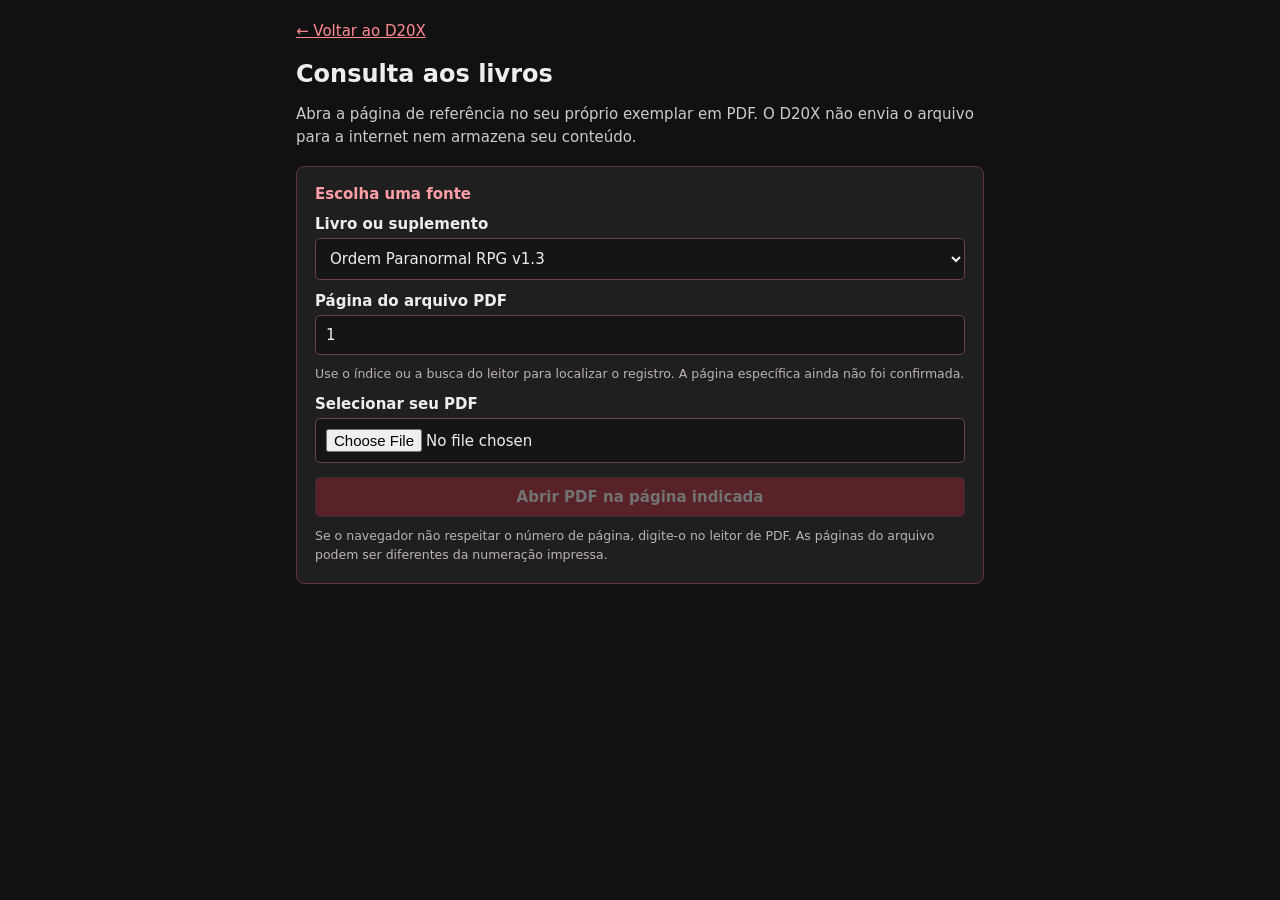
<file: d20x-fontes.html>
<!doctype html>
<html lang="pt-BR"><head><meta charset="utf-8"><meta name="viewport" content="width=device-width,initial-scale=1"><title>D20X | Consulta aos livros</title><style>
*{box-sizing:border-box}body{margin:0;background:#111;color:#eee;font:15px system-ui,sans-serif}main{max-width:720px;margin:auto;padding:22px 16px}h1{font-size:24px;margin:20px 0 6px}p{line-height:1.55;color:#ccc}a{color:#ff8a92}section{background:#201f20;border:1px solid #63333b;border-radius:8px;padding:18px;margin:16px 0}label{display:block;font-weight:600;margin:12px 0 5px}select,input,button{font:inherit;width:100%;padding:10px;color:#eee;background:#151515;border:1px solid #704048;border-radius:5px}button{background:#ad2734;cursor:pointer;margin-top:14px;font-weight:700}button:disabled{opacity:.4;cursor:default}small{display:block;color:#bdb3b3;line-height:1.5;margin-top:10px}.ref{color:#ff9fa5;font-weight:650}#pdfLink{display:block;margin-top:14px}#pdfLink[hidden]{display:none}
</style></head><body><main><a href="./index.html">← Voltar ao D20X</a><h1>Consulta aos livros</h1><p>Abra a página de referência no seu próprio exemplar em PDF. O D20X não envia o arquivo para a internet nem armazena seu conteúdo.</p>
<section><div id="entry" class="ref"></div><label for="source">Livro ou suplemento</label><select id="source"></select><label for="page">Página do arquivo PDF</label><input id="page" type="number" min="1" step="1" placeholder="1"><small id="hint"></small><label for="file">Selecionar seu PDF</label><input id="file" type="file" accept=".pdf,application/pdf"><button id="open" disabled>Abrir PDF na página indicada</button><a id="pdfLink" hidden target="_blank" rel="noopener">Abrir em outra aba</a><small>Se o navegador não respeitar o número de página, digite-o no leitor de PDF. As páginas do arquivo podem ser diferentes da numeração impressa.</small></section>
</main><script>
const books={"basico":["Ordem Paranormal RPG v1.3",10,332],"sah":["Sobrevivendo ao Horror",1,226],"janeiro":["Arquivos Secretos — Janeiro",0,74],"fevereiro":["Arquivos Secretos — Fevereiro",-1,107],"marco":["Arquivos Secretos — Março",0,142],"abril":["Arquivos Secretos — Abril",0,79],"maio":["Arquivos Secretos — Maio",0,70],"junho":["Arquivos Secretos — Junho",0,84],"julho":["Arquivos Secretos — Julho",0,97],"setembro":["Arquivos Secretos — Setembro",0,60]};
const q=new URLSearchParams(location.search),$=id=>document.getElementById(id),source=$("source"),page=$("page"),file=$("file"),open=$("open"),link=$("pdfLink");
for(const [id,[name]] of Object.entries(books)){const op=document.createElement("option");op.value=id;op.textContent=name;source.append(op);}
source.value=Object.hasOwn(books,q.get("book"))?q.get("book"):"basico";
$("entry").textContent=q.get("name")||"Escolha uma fonte";
let url="",selectedBook=source.value;
function refresh(){const book=books[source.value];page.max=book[2];const p=Number(q.get("page"));const valid=source.value===q.get("book")&&Number.isInteger(p)&&p>0&&p<=book[2];page.value=valid?p:1;$("hint").textContent=valid?(q.get("exact")==="1"?"Página de referência":"Início da seção de referência")+(p-book[1]>0?" · página impressa "+(p-book[1]):""):"Use o índice ou a busca do leitor para localizar o registro. A página específica ainda não foi confirmada.";}
refresh();source.onchange=()=>{refresh();file.value="";if(url)URL.revokeObjectURL(url);url="";open.disabled=true;link.hidden=true;selectedBook=source.value;};
function setLink(){if(!url)return;const p=Math.max(1,Math.min(Number(page.max),Math.trunc(Number(page.value)||1)));link.href=url+"#page="+p;}
file.onchange=()=>{if(url)URL.revokeObjectURL(url);url="";open.disabled=true;link.hidden=true;const f=file.files?.[0];if(!f||!(/\.pdf$/i.test(f.name)||f.type==="application/pdf"))return;url=URL.createObjectURL(f);selectedBook=source.value;setLink();open.disabled=false;};
page.oninput=setLink;open.onclick=()=>{if(!url||selectedBook!==source.value)return;setLink();link.hidden=false;link.click();};
addEventListener("pagehide",()=>{if(url)URL.revokeObjectURL(url);});
</script></body></html>
</file>
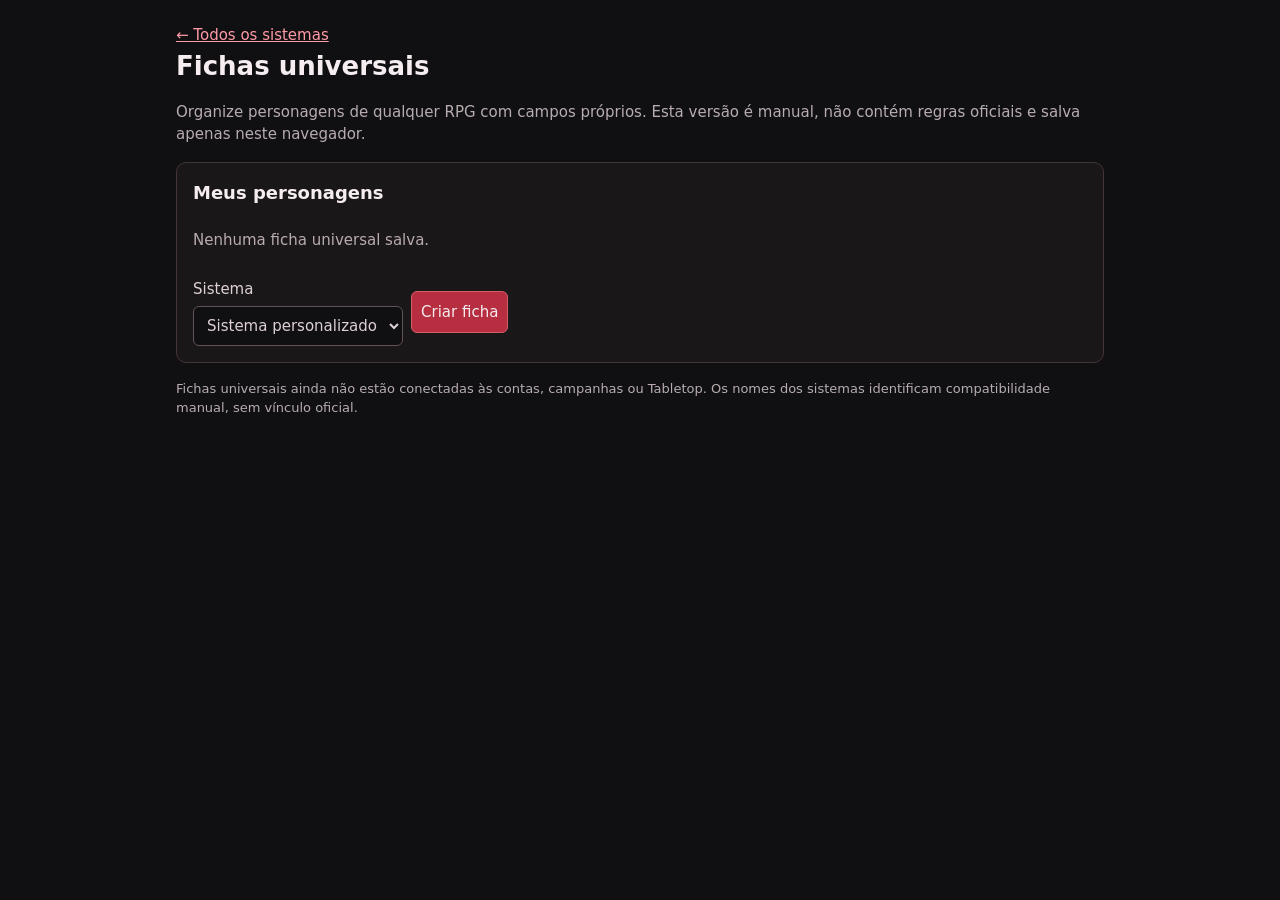
<file: fichas-universais.html>
<!doctype html><html lang="pt-BR"><head><meta charset="utf-8"><meta name="viewport" content="width=device-width,initial-scale=1"><title>D20X | Fichas universais</title><style>
:root{color-scheme:dark;--bg:#101012;--panel:#1a1719;--line:#443337;--red:#b62e40;--muted:#b8acb0}*{box-sizing:border-box}body{margin:0;background:var(--bg);color:#f5edef;font:15px/1.5 system-ui,sans-serif}main{max-width:960px;margin:auto;padding:24px 16px}a{color:#ff9aa7}h1,h2{margin:0 0 8px}h1{font-size:26px}h2{font-size:18px}p{color:var(--muted)}section{padding:16px;border:1px solid var(--line);border-radius:10px;background:var(--panel);margin:16px 0}button,input,select,textarea{font:inherit;color:inherit;background:#100f12;border:1px solid #635158;border-radius:6px;padding:9px;min-width:0}button{cursor:pointer}button.primary{background:var(--red);border-color:#d55d69}button:focus-visible,input:focus-visible,textarea:focus-visible,select:focus-visible{outline:2px solid #ff9aa7}button:disabled{opacity:.5;cursor:default}label{display:grid;gap:5px;color:#ddd0d4}textarea{width:100%;min-height:100px;resize:vertical}.grid{display:grid;grid-template-columns:repeat(auto-fit,minmax(180px,1fr));gap:12px}.bar{display:flex;flex-wrap:wrap;gap:8px;align-items:center}.bar>*{min-width:0}.field{display:grid;grid-template-columns:minmax(0,2fr) minmax(0,1fr) auto;gap:8px;margin:8px 0}.field input{width:100%}.list{display:grid;gap:8px}.list button{text-align:left}.muted{color:var(--muted);font-size:13px}#status{min-height:1.5em}#editor[hidden]{display:none}@media(max-width:440px){.field{grid-template-columns:minmax(0,1.6fr) minmax(0,1fr) auto}main{padding:16px 10px}section{padding:12px}}
</style></head><body><main><a href="./index.html">← Todos os sistemas</a><h1 id="pageTitle">Fichas universais</h1><p>Organize personagens de qualquer RPG com campos próprios. Esta versão é manual, não contém regras oficiais e salva apenas neste navegador.</p><section><h2 id="listTitle">Meus personagens</h2><div id="cards" class="list"></div><div class="bar" style="margin-top:12px"><label>Sistema<select id="system"><option value="Personalizado">Sistema personalizado</option><option>D&D 5e</option><option>Tormenta20</option><option>Call of Cthulhu</option><option>Pathfinder 2e</option><option>Sacramento</option><option>Assimilação</option><option>Outro</option></select></label><button id="new" class="primary" type="button">Criar ficha</button></div></section><section id="editor" hidden><div class="bar"><h2 style="flex:1">Editar ficha</h2><button id="close" type="button">Fechar</button></div><div class="grid"><label>Nome<input id="name" maxlength="100"></label><label>Sistema<input id="systemName" maxlength="100"></label><label>Jogador<input id="player" maxlength="100"></label><label>Conceito / classe<input id="concept" maxlength="150"></label></div><h2 style="margin-top:18px">Atributos e recursos</h2><div id="fields"></div><button id="add" type="button">＋ Adicionar campo</button><div class="grid" style="margin-top:18px"><label>Perícias e habilidades<textarea id="skills"></textarea></label><label>Inventário<textarea id="inventory"></textarea></label><label>História e anotações<textarea id="notes"></textarea></label></div><div class="bar" style="margin-top:12px"><button id="save" class="primary" type="button">Salvar ficha</button><button id="export" type="button">Exportar JSON</button><button id="delete" type="button">Excluir ficha</button></div><p id="status" role="status" class="muted"></p></section><p class="muted">Fichas universais ainda não estão conectadas às contas, campanhas ou Tabletop. Os nomes dos sistemas identificam compatibilidade manual, sem vínculo oficial.</p></main><script>
(()=>{'use strict';const $=id=>document.getElementById(id),key='nex_universal_sheets_v1';let data=[],current=null;const querySystem=new URLSearchParams(location.search).get('system'),available=[...$('system').options].map(o=>o.value),scope=available.includes(querySystem)?querySystem:'';try{const v=JSON.parse(localStorage.getItem(key)||'[]');if(Array.isArray(v))data=v.filter(x=>x&&typeof x.id==='string'&&Array.isArray(x.fields));}catch(e){}const status=t=>$('status').textContent=t;function persist(next){try{localStorage.setItem(key,JSON.stringify(next));data=next;return true;}catch(e){status('Não foi possível salvar no navegador. Exporte sua ficha para guardar uma cópia.');return false;}}function list(){const root=$('cards');root.replaceChildren();const visible=scope?data.filter(s=>(s.systemName||'Personalizado')===scope):data;if(!visible.length){const p=document.createElement('p');p.textContent=scope?'Nenhum personagem deste sistema.':'Nenhuma ficha universal salva.';root.append(p);}for(const s of visible){const b=document.createElement('button');b.type='button';b.textContent=(s.name||'Sem nome')+' · '+(s.systemName||'Personalizado');b.onclick=()=>open(s);root.append(b);}}function row(field={label:'',value:''}){const wrap=document.createElement('div');wrap.className='field';const a=document.createElement('input'),b=document.createElement('input'),remove=document.createElement('button');a.placeholder='Nome do campo';a.setAttribute('aria-label','Nome do campo');a.value=field.label||'';b.placeholder='Valor';b.setAttribute('aria-label','Valor do campo');b.value=field.value??'';remove.type='button';remove.textContent='×';remove.setAttribute('aria-label','Remover campo');remove.onclick=()=>wrap.remove();wrap.append(a,b,remove);$('fields').append(wrap);}const ids=['name','systemName','player','concept','skills','inventory','notes'];function open(s){current=s.id;for(const id of ids)$(id).value=s[id]||'';$('fields').replaceChildren();for(const f of s.fields)row(f);$('editor').hidden=false;status('');$('editor').scrollIntoView({block:'start'});}function read(){const s={id:current,fields:[...$('fields').children].map(r=>({label:r.children[0].value,value:r.children[1].value}))};for(const id of ids)s[id]=$(id).value;return s;}function save(){if(!current)return false;const s=read();const next=data.filter(x=>x.id!==s.id).concat(s);if(!persist(next))return false;list();status('Ficha salva neste navegador.');return true;}if(scope){$('system').value=scope;$('system').disabled=true;$('pageTitle').textContent=scope==='Personalizado'?'Sistema personalizado':scope;$('listTitle').textContent='Meus personagens';document.title='D20X | '+$('pageTitle').textContent;$('systemName').readOnly=true;}$('new').onclick=()=>{if(current&&!confirm('Abrir outra ficha? Alterações não salvas serão perdidas.'))return;open({id:crypto.randomUUID(),systemName:$('system').value,fields:[{label:'Vida',value:''}]});};$('add').onclick=()=>row();$('save').onclick=save;$('close').onclick=()=>{if(confirm('Fechar a ficha? Alterações não salvas serão perdidas.')){current=null;$('editor').hidden=true;}};$('export').onclick=()=>{if(!current)return;const s=read(),url=URL.createObjectURL(new Blob([JSON.stringify(s,null,2)],{type:'application/json'})),a=document.createElement('a');a.href=url;a.download='nex-ficha-universal.json';a.click();setTimeout(()=>URL.revokeObjectURL(url),1000);};$('delete').onclick=()=>{if(current&&confirm('Excluir esta ficha deste navegador?')&&persist(data.filter(x=>x.id!==current))){current=null;$('editor').hidden=true;list();}};list();})();
</script></body></html>
</file>
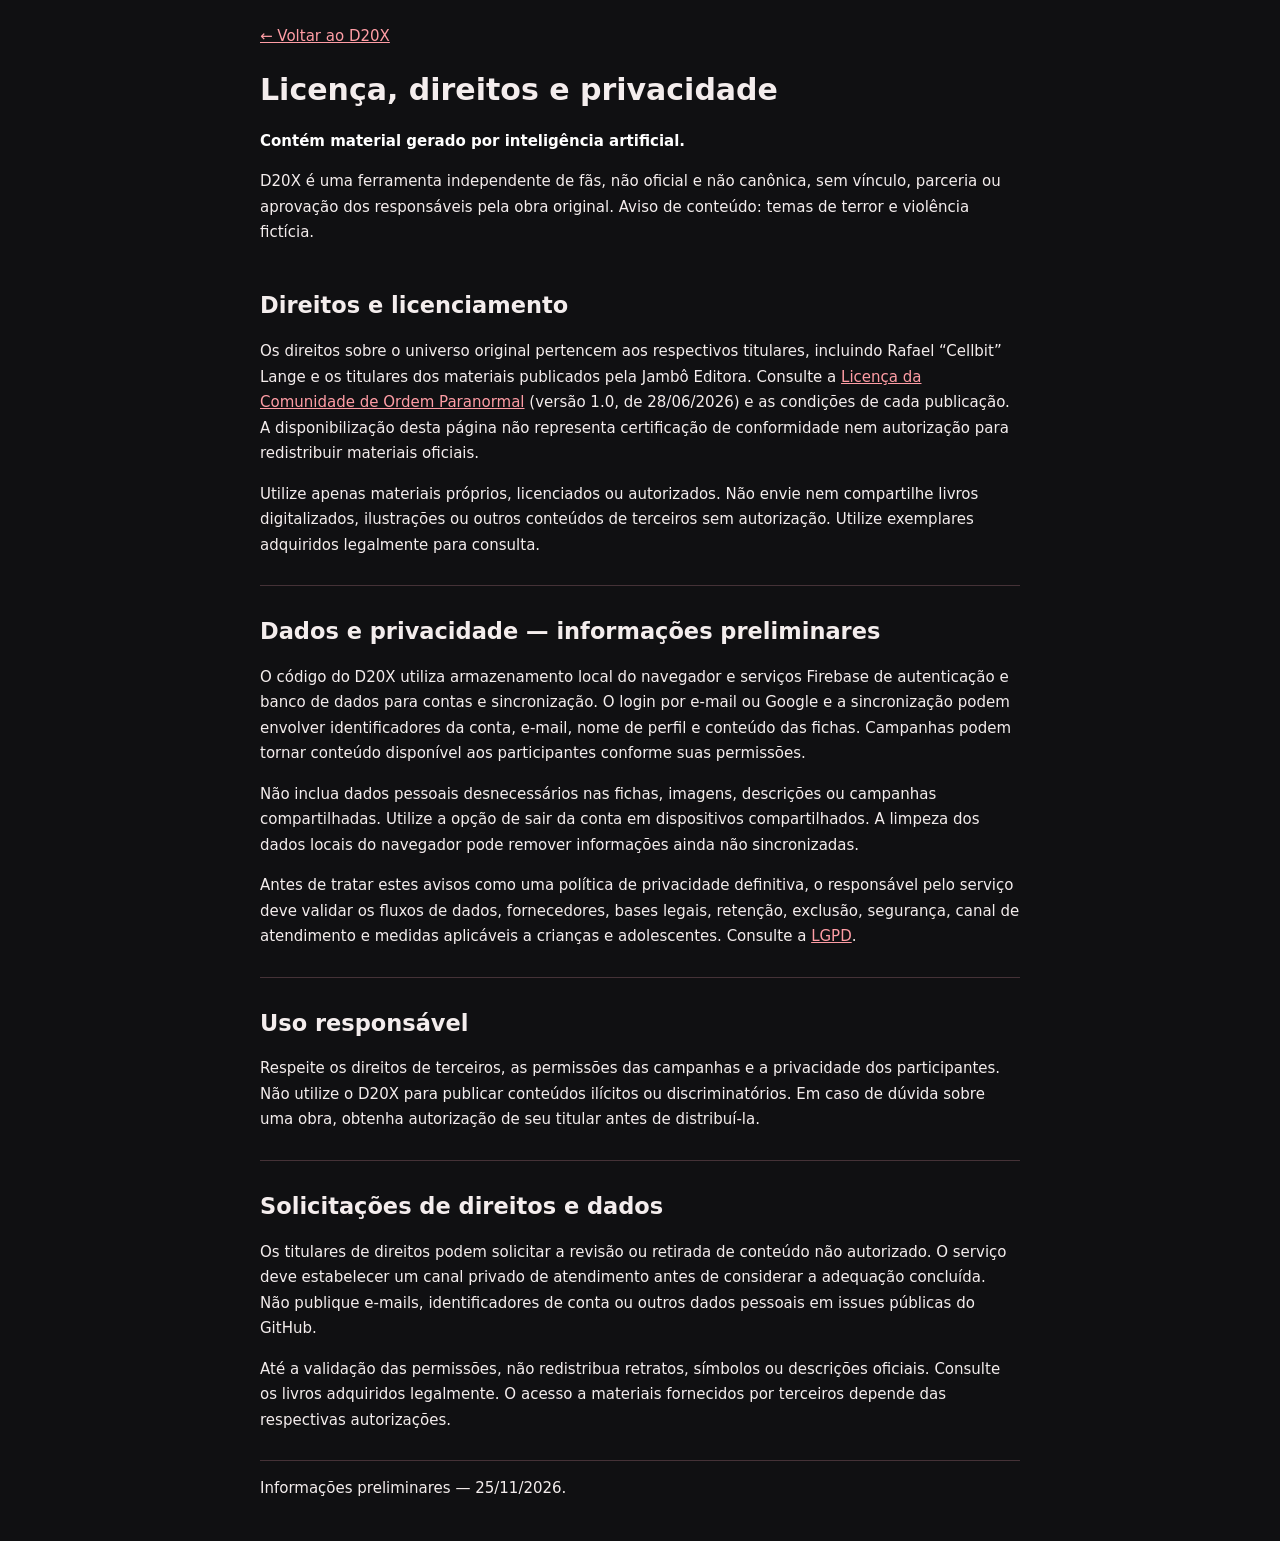
<file: licenca-nex.html>
<!doctype html>
<html lang="pt-BR"><head><meta charset="utf-8"><meta name="viewport" content="width=device-width,initial-scale=1"><title>D20X | Licença e privacidade</title><style>body{background:#101012;color:#f4eded;font:15px/1.7 system-ui,sans-serif;margin:0}main{max-width:760px;margin:auto;padding:24px 18px}h1,h2{line-height:1.3}a{color:#ff9da5}section{border-bottom:1px solid #453237;padding:12px 0}img{width:max(10%,112px);height:auto;background:#eee;opacity:1;display:block;border-radius:6px}strong{color:#fff}</style></head><body><main><a href="./index.html">← Voltar ao D20X</a><h1>Licença, direitos e privacidade</h1><p><strong>Contém material gerado por inteligência artificial.</strong></p><p>D20X é uma ferramenta independente de fãs, não oficial e não canônica, sem vínculo, parceria ou aprovação dos responsáveis pela obra original. Aviso de conteúdo: temas de terror e violência fictícia.</p><section><h2>Direitos e licenciamento</h2><p>Os direitos sobre o universo original pertencem aos respectivos titulares, incluindo Rafael “Cellbit” Lange e os titulares dos materiais publicados pela Jambô Editora. Consulte a <a href="https://ordemparanormal.com.br/licenca" target="_blank" rel="noopener noreferrer">Licença da Comunidade de Ordem Paranormal</a> (versão 1.0, de 28/06/2026) e as condições de cada publicação. A disponibilização desta página não representa certificação de conformidade nem autorização para redistribuir materiais oficiais.</p><p>Utilize apenas materiais próprios, licenciados ou autorizados. Não envie nem compartilhe livros digitalizados, ilustrações ou outros conteúdos de terceiros sem autorização. Utilize exemplares adquiridos legalmente para consulta.</p></section><section><h2>Dados e privacidade — informações preliminares</h2><p>O código do D20X utiliza armazenamento local do navegador e serviços Firebase de autenticação e banco de dados para contas e sincronização. O login por e-mail ou Google e a sincronização podem envolver identificadores da conta, e-mail, nome de perfil e conteúdo das fichas. Campanhas podem tornar conteúdo disponível aos participantes conforme suas permissões.</p><p>Não inclua dados pessoais desnecessários nas fichas, imagens, descrições ou campanhas compartilhadas. Utilize a opção de sair da conta em dispositivos compartilhados. A limpeza dos dados locais do navegador pode remover informações ainda não sincronizadas.</p><p>Antes de tratar estes avisos como uma política de privacidade definitiva, o responsável pelo serviço deve validar os fluxos de dados, fornecedores, bases legais, retenção, exclusão, segurança, canal de atendimento e medidas aplicáveis a crianças e adolescentes. Consulte a <a href="https://www.planalto.gov.br/ccivil_03/_ato2015-2018/2018/lei/l13709.htm" target="_blank" rel="noopener noreferrer">LGPD</a>.</p></section><section><h2>Uso responsável</h2><p>Respeite os direitos de terceiros, as permissões das campanhas e a privacidade dos participantes. Não utilize o D20X para publicar conteúdos ilícitos ou discriminatórios. Em caso de dúvida sobre uma obra, obtenha autorização de seu titular antes de distribuí-la.</p></section><section><h2>Solicitações de direitos e dados</h2><p>Os titulares de direitos podem solicitar a revisão ou retirada de conteúdo não autorizado. O serviço deve estabelecer um canal privado de atendimento antes de considerar a adequação concluída. Não publique e-mails, identificadores de conta ou outros dados pessoais em issues públicas do GitHub.</p><p>Até a validação das permissões, não redistribua retratos, símbolos ou descrições oficiais. Consulte os livros adquiridos legalmente. O acesso a materiais fornecidos por terceiros depende das respectivas autorizações.</p></section><p>Informações preliminares — 25/11/2026.</p></main></body></html>
</file>
